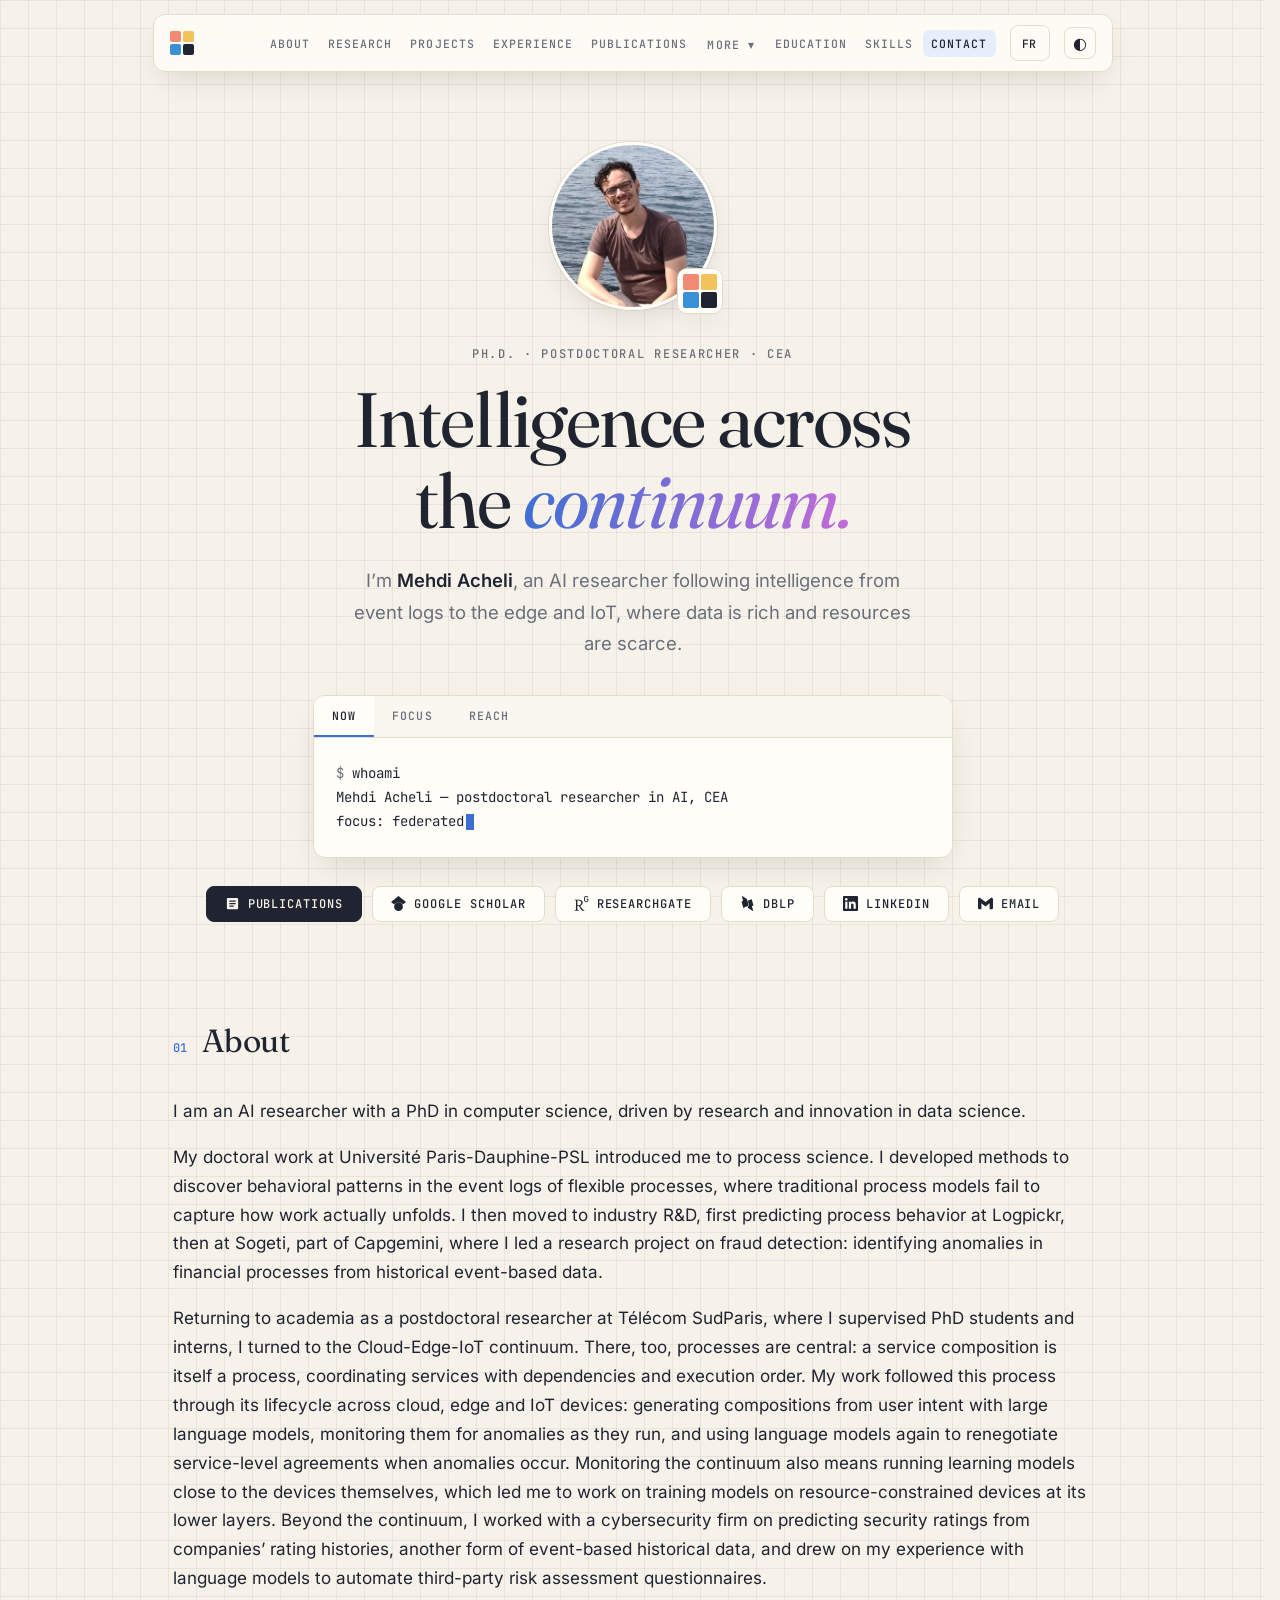
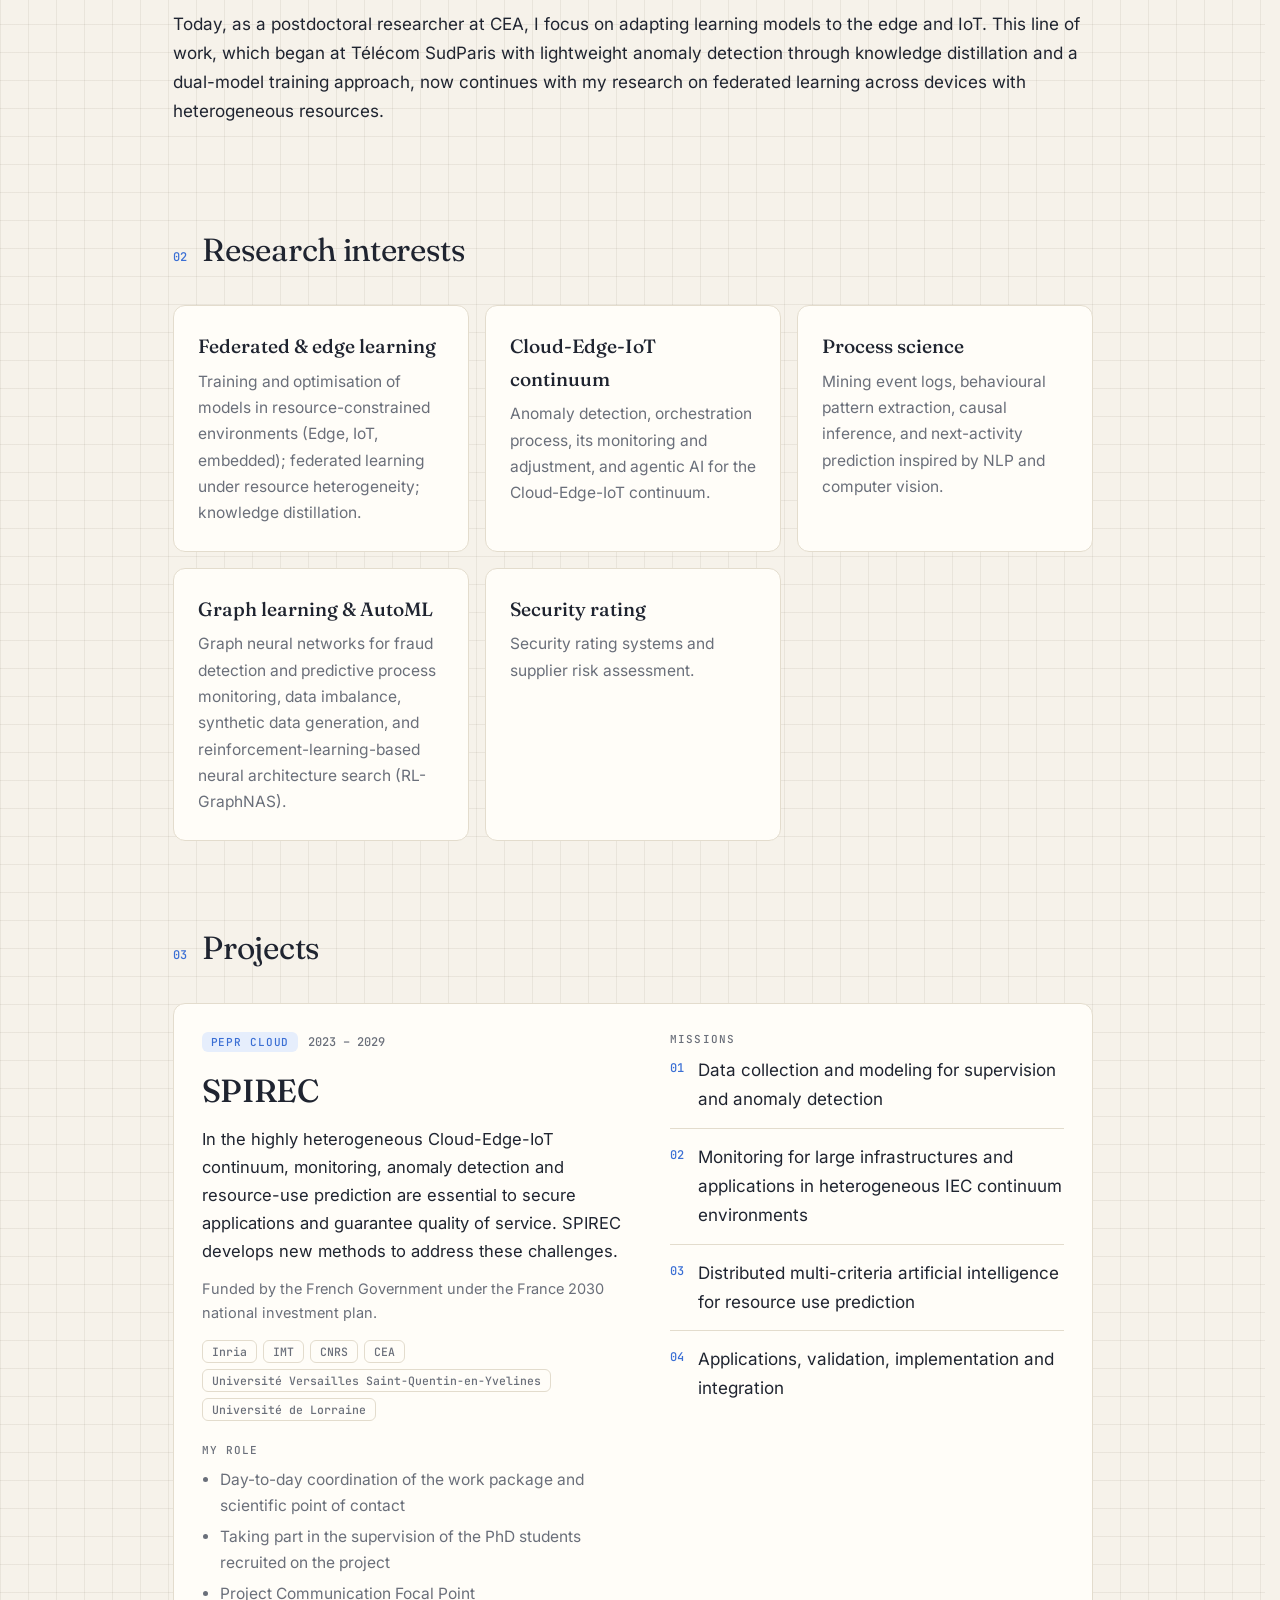
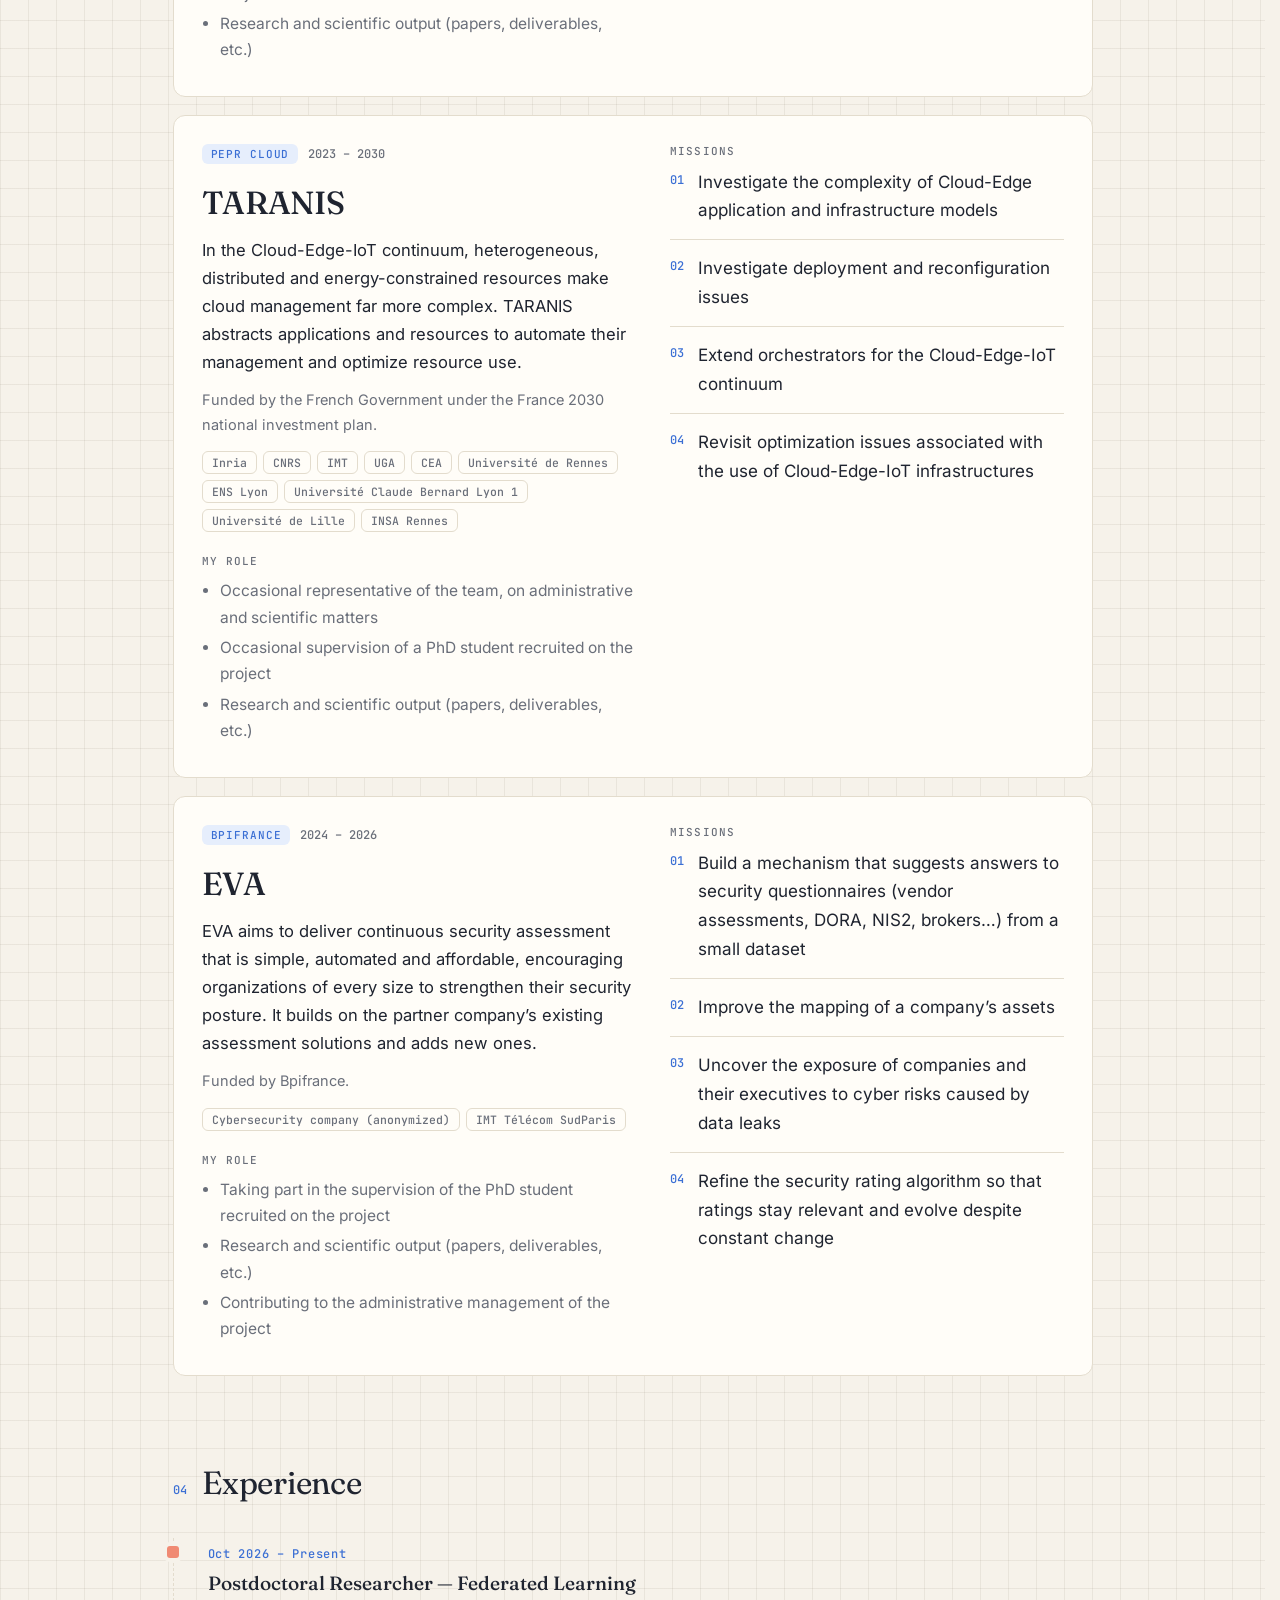
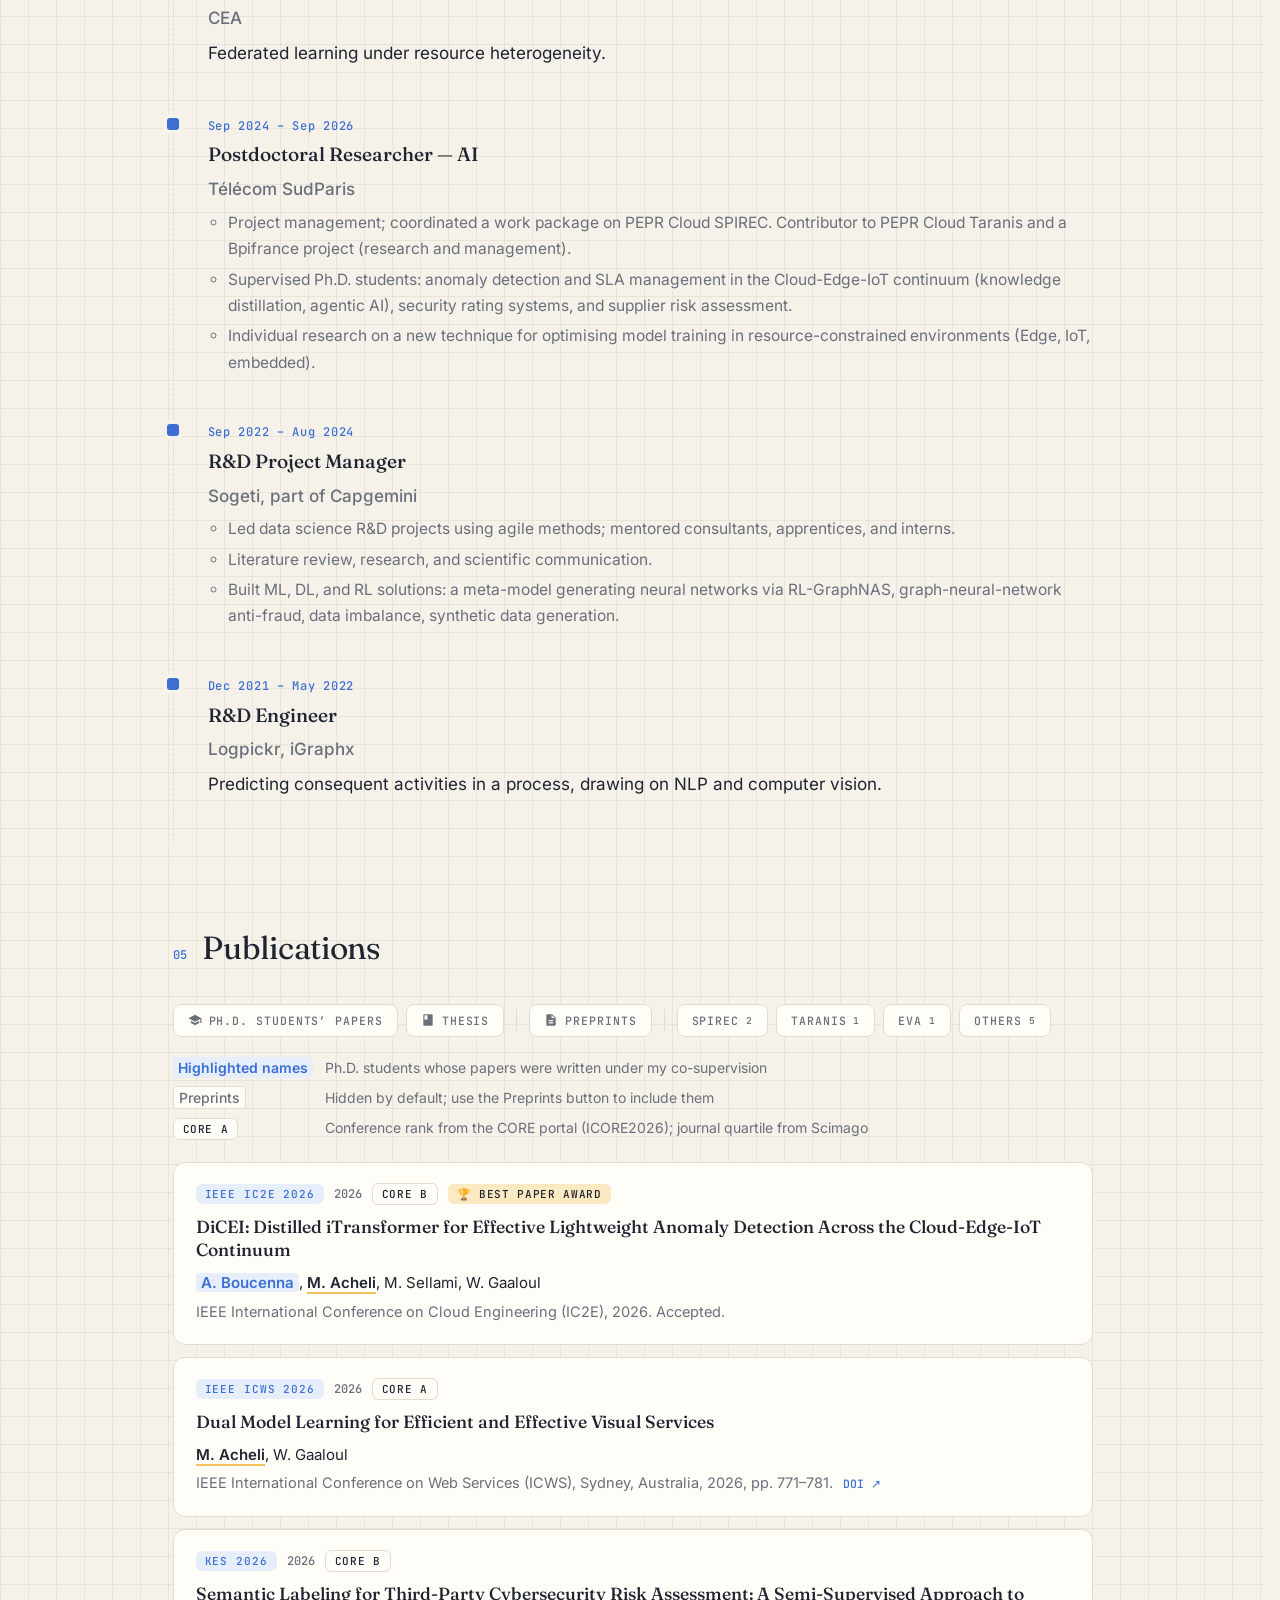
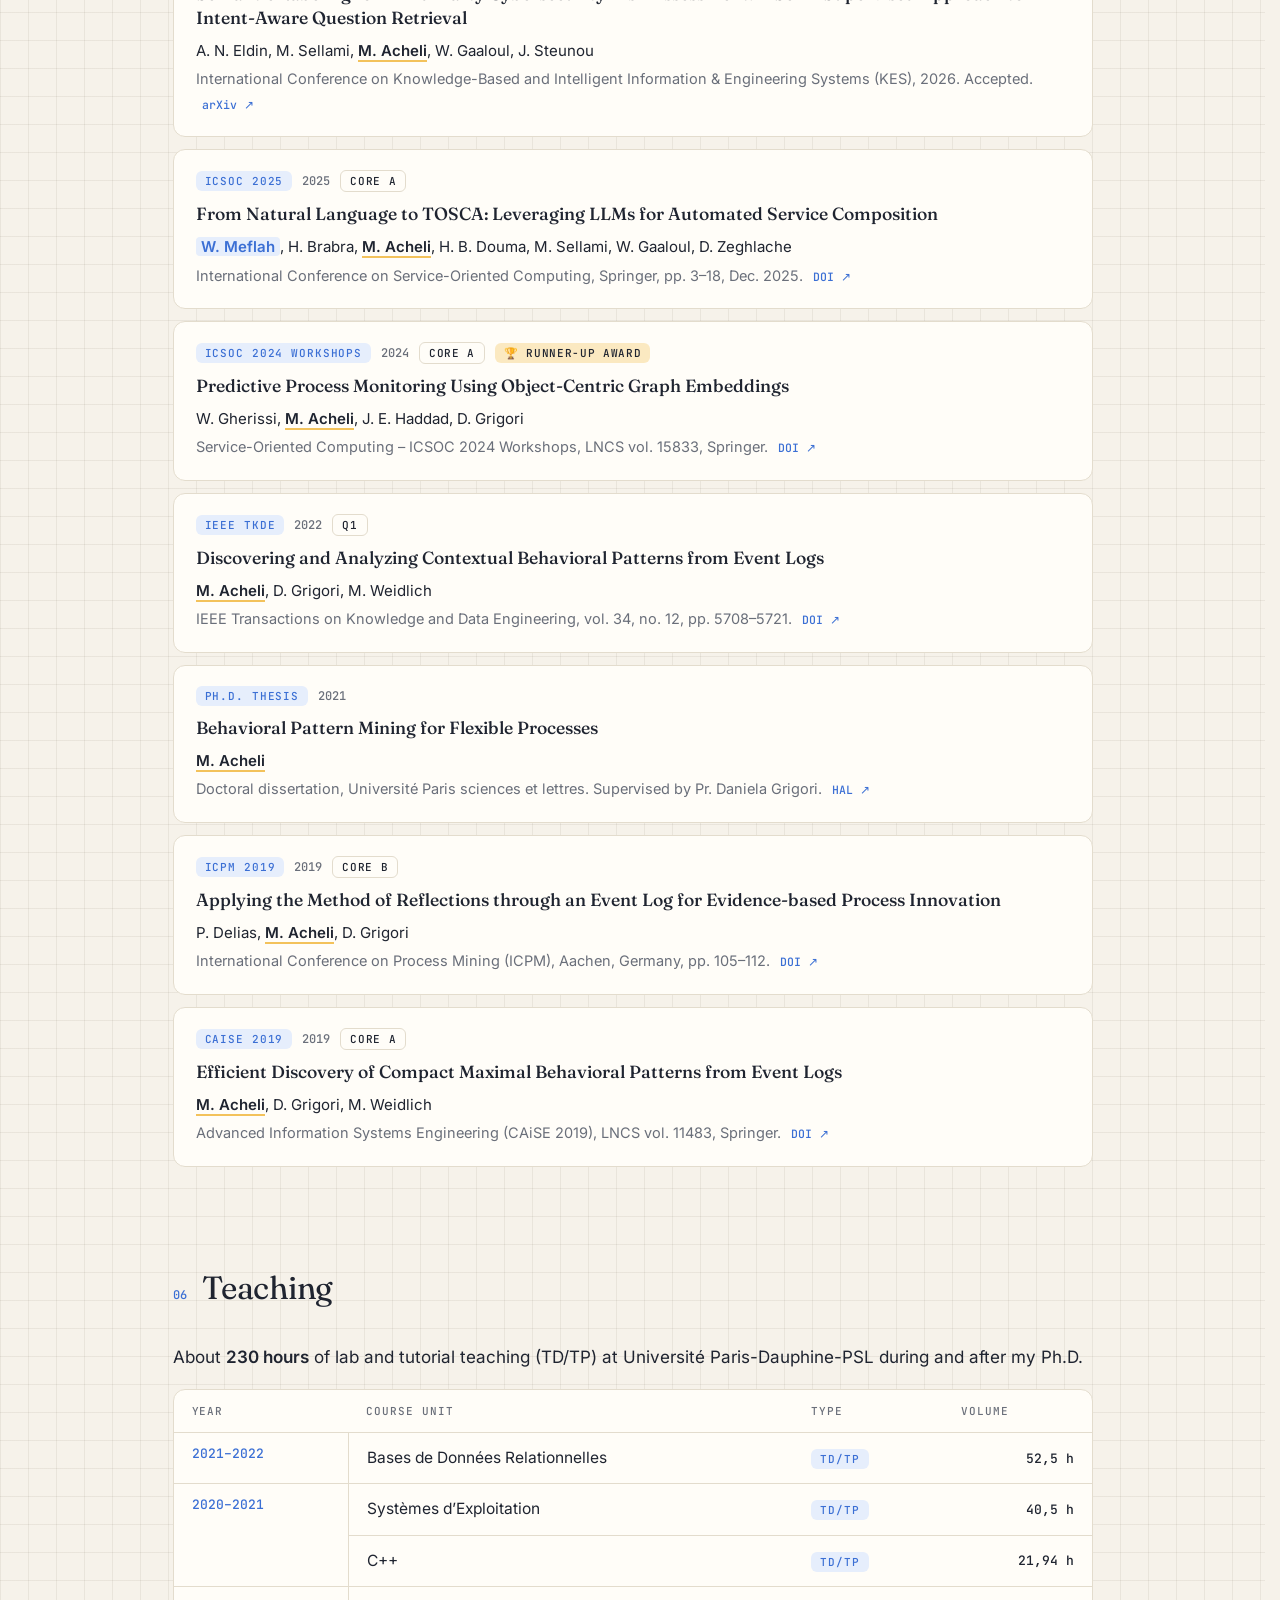
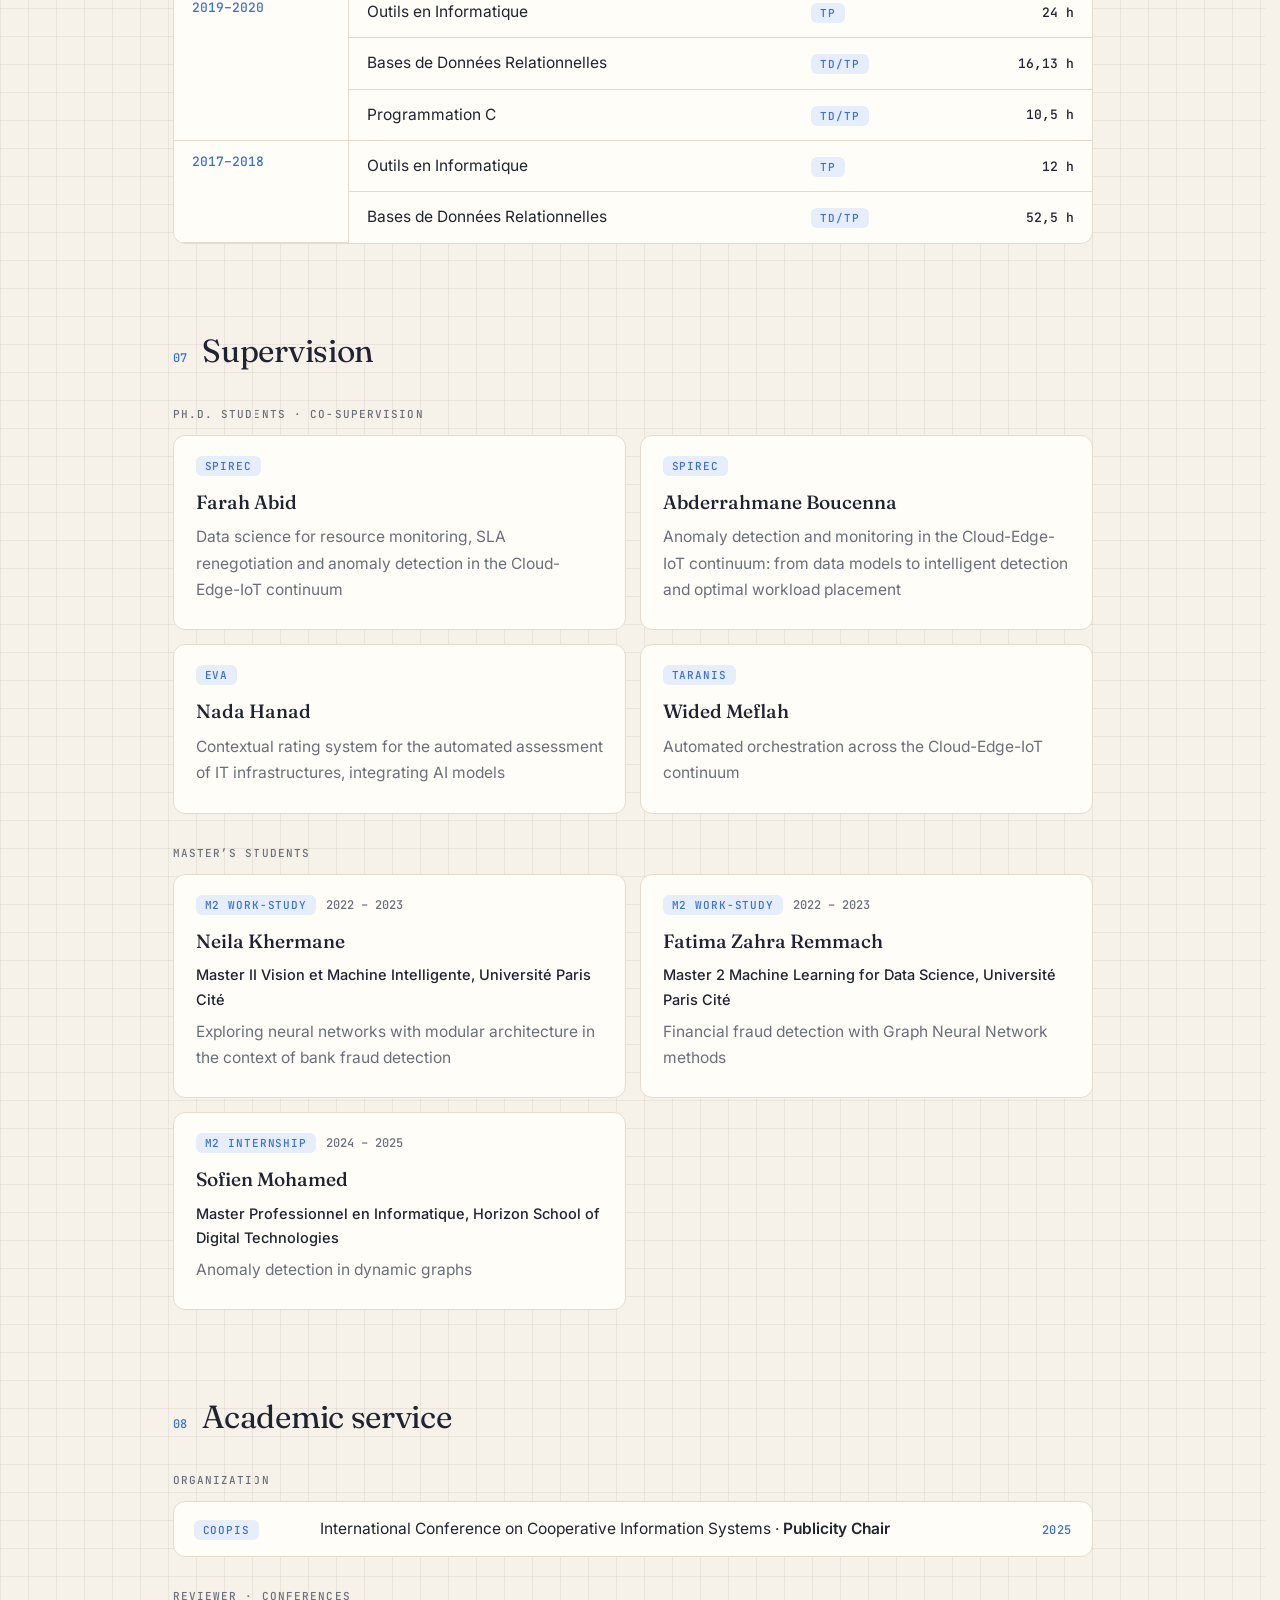
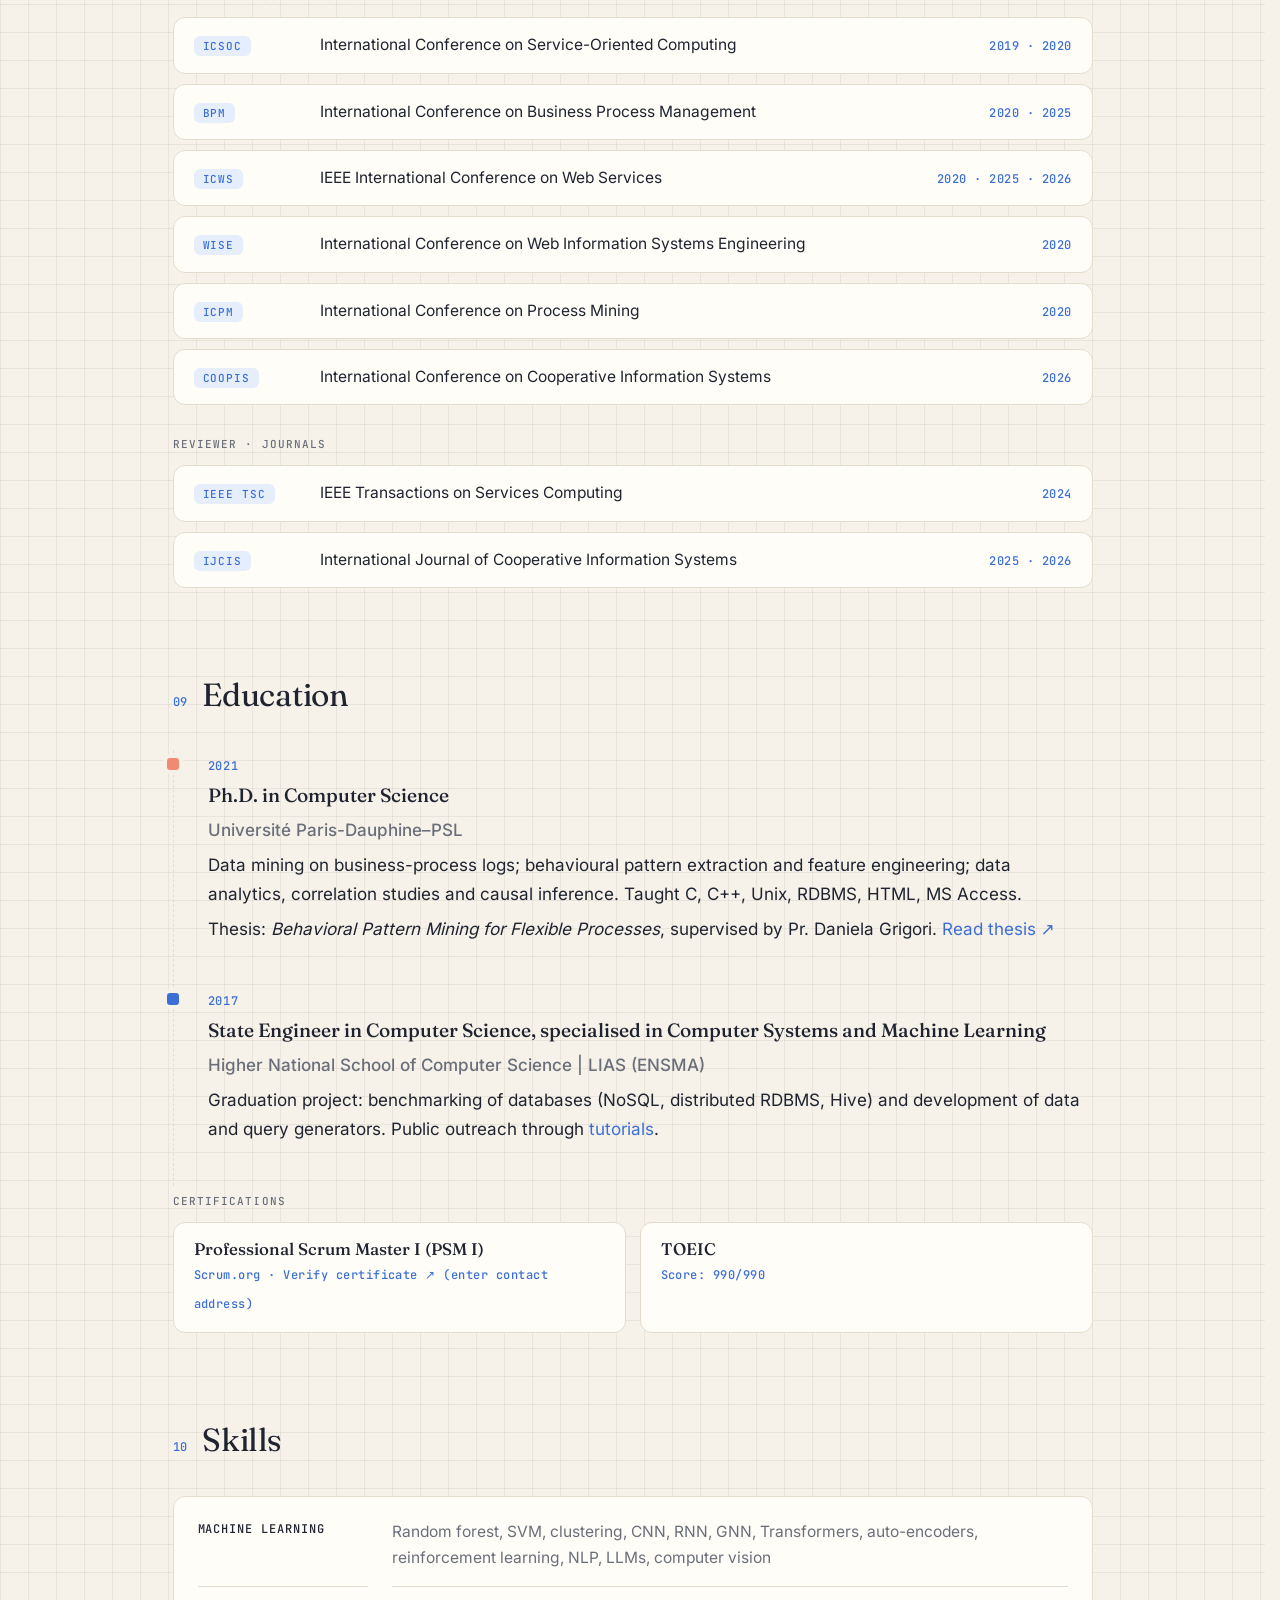
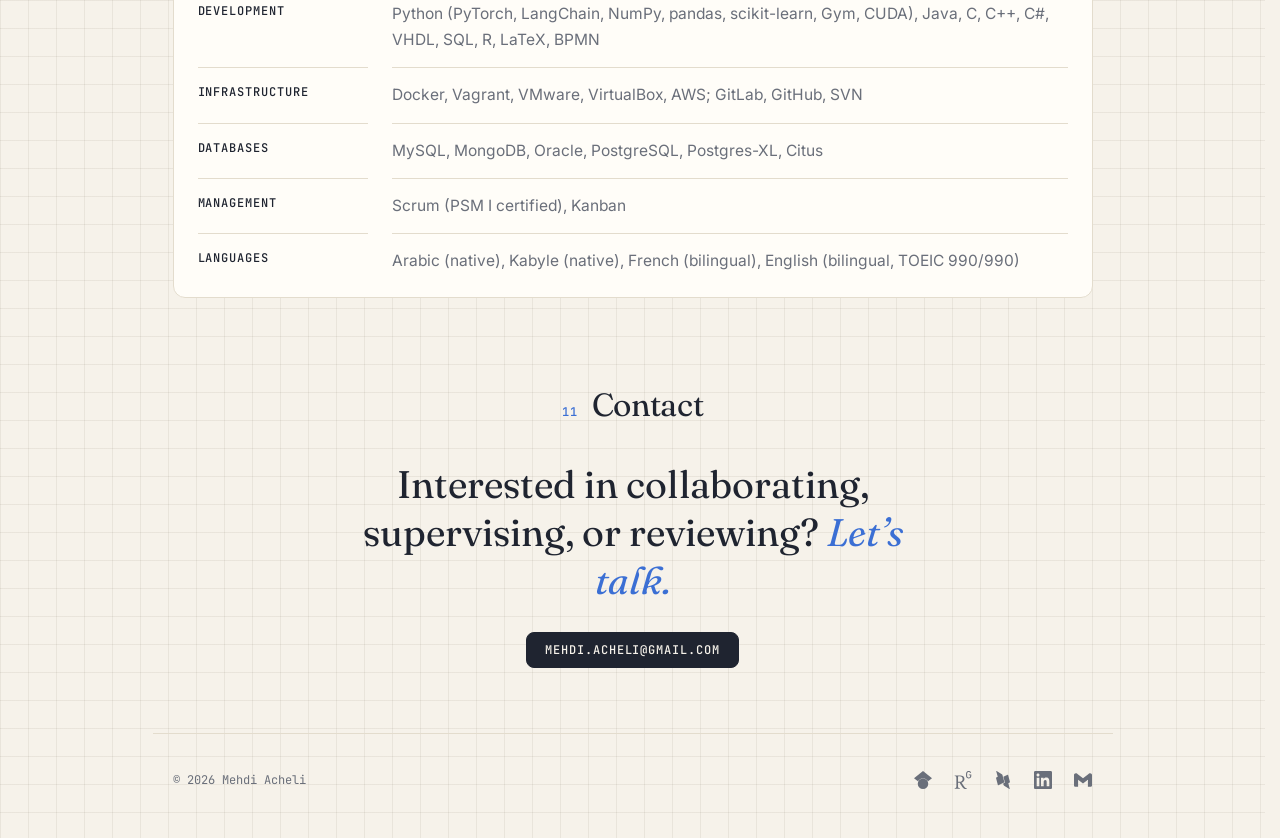
<file: index.html>
<!doctype html>
<html lang="en">
<head>
  <meta charset="utf-8">
  <meta name="viewport" content="width=device-width, initial-scale=1">
  <title>Mehdi Acheli — AI Researcher | Federated Learning, CEA</title>
  <meta name="description" content="Personal academic website of Mehdi Acheli, Ph.D., postdoctoral researcher in AI at CEA: federated learning, Cloud-Edge-IoT, graph neural networks, process mining.">
  <meta name="google-site-verification" content="QVwWL-fDTswLQvPzL3YCNQGNLyw0mGnszOKXBlcrVhg" />
  <meta name="author" content="Mehdi Acheli">
  <meta name="robots" content="index, follow, max-image-preview:large">
  <link rel="canonical" href="https://mehdi-acheli.github.io/">
  <link rel="alternate" hreflang="en" href="https://mehdi-acheli.github.io/">
  <link rel="alternate" hreflang="fr" href="https://mehdi-acheli.github.io/fr/">
  <link rel="alternate" hreflang="x-default" href="https://mehdi-acheli.github.io/">
  <meta property="og:type" content="website">
  <meta property="og:site_name" content="Mehdi Acheli">
  <meta property="og:url" content="https://mehdi-acheli.github.io/">
  <meta property="og:locale" content="en_US">
  <meta property="og:locale:alternate" content="fr_FR">
  <meta property="og:image" content="https://mehdi-acheli.github.io/assets/og.png">
  <meta property="og:image:width" content="1200">
  <meta property="og:image:height" content="630">
  <meta property="og:image:alt" content="Mehdi Acheli — AI researcher">
  <meta property="og:title" content="Mehdi Acheli — AI Researcher">
  <meta property="og:description" content="Personal academic website of Mehdi Acheli, Ph.D., postdoctoral researcher in AI at CEA: federated learning, Cloud-Edge-IoT, graph neural networks, process mining.">
  <meta name="twitter:card" content="summary_large_image">
  <meta name="twitter:title" content="Mehdi Acheli — AI Researcher">
  <meta name="twitter:description" content="Personal academic website of Mehdi Acheli, Ph.D., postdoctoral researcher in AI at CEA: federated learning, Cloud-Edge-IoT, graph neural networks, process mining.">
  <meta name="twitter:image" content="https://mehdi-acheli.github.io/assets/og.png">
  <link rel="icon" href="assets/favicon.svg" type="image/svg+xml">
  <script type="application/ld+json">
  {
    "@context": "https://schema.org",
    "@type": "ProfilePage",
    "url": "https://mehdi-acheli.github.io/",
    "inLanguage": "en",
    "mainEntity": {
      "@type": "Person",
      "@id": "https://mehdi-acheli.github.io/#me",
      "name": "Mehdi Acheli",
      "givenName": "Mehdi",
      "familyName": "Acheli",
      "url": "https://mehdi-acheli.github.io/",
      "image": "https://mehdi-acheli.github.io/assets/pic.jpg",
      "jobTitle": "Postdoctoral Researcher in Artificial Intelligence",
      "description": "Mehdi Acheli, Ph.D., is a postdoctoral researcher in AI at CEA working on federated learning, Cloud-Edge-IoT, graph neural networks and process mining.",
      "worksFor": { "@type": "Organization", "name": "CEA", "url": "https://www.cea.fr/" },
      "alumniOf": { "@type": "CollegeOrUniversity", "name": "Université Paris-Dauphine–PSL" },
      "knowsAbout": ["Federated learning", "Edge AI", "Cloud-Edge-IoT continuum", "Graph neural networks", "Process mining", "Anomaly detection"],
      "sameAs": [
        "https://scholar.google.com/citations?user=dlq6HyMAAAAJ",
        "https://www.researchgate.net/profile/Mehdi-Acheli",
        "https://dblp.org/pid/241/7366.html",
        "https://www.linkedin.com/in/mehdi-acheli/"
      ]
    }
  }
  </script>
  <link rel="preload" href="assets/fonts/inter-normal-400-latin.woff2" as="font" type="font/woff2" crossorigin>
  <link rel="preload" href="assets/fonts/fraunces-normal-400-latin.woff2" as="font" type="font/woff2" crossorigin>
  <script>try { if (location.hash || sessionStorage.getItem("langjump")) document.documentElement.classList.add("arriving"); } catch (e) {}</script>
  <link rel="stylesheet" href="style.css">
</head>
<body>
  <div class="glow" aria-hidden="true"></div>
  <div class="glow-grid" aria-hidden="true"></div>

  <header class="nav">
    <a class="logo" href="#top" aria-label="Home"><i></i><i></i><i></i><i></i></a>
    <nav>
      <a href="#about">About</a>
      <a href="#research">Research</a>
      <a href="#projects">Projects</a>
      <a href="#experience">Experience</a>
      <a href="#publications">Publications</a>
      <div class="more">
        <button class="more-btn" type="button" aria-haspopup="true" aria-expanded="false">More <span aria-hidden="true">▾</span></button>
        <div class="more-menu">
          <a href="#teaching">Teaching</a>
          <a href="#supervision">Supervision</a>
          <a href="#service">Service</a>
        </div>
      </div>
      <a href="#education">Education</a>
      <a href="#skills">Skills</a>
      <a href="#contact">Contact</a>
    </nav>
    <button class="burger" id="burger" type="button" aria-label="Open menu" aria-expanded="false">☰</button>
    <a class="lang" id="lang" href="fr/index.html" hreflang="fr" lang="fr" title="Version française" aria-label="Version française">FR</a>
    <button id="theme" aria-label="Toggle dark mode">◐</button>
  </header>

  <main id="top">
    <section class="hero">
      <div class="portrait reveal"><div class="ph"><img src="assets/pic.jpg" alt="Portrait of Mehdi Acheli" width="1149" height="1149"></div><div class="pixmark" aria-hidden="true"><i></i><i></i><i></i><i></i></div></div>
      <p class="eyebrow reveal">Ph.D. · Postdoctoral Researcher · CEA</p>
      <h1 class="reveal"><span class="sr-only">Mehdi Acheli: </span>Intelligence across<br>the <em>continuum.</em></h1>
      <p class="lead reveal">I’m <b>Mehdi Acheli</b>, an AI researcher following intelligence from event logs to the edge and IoT, where data is rich and resources are scarce.</p>

      <div class="term reveal">
        <div class="tabs" role="tablist">
          <button class="tab on" data-tab="now">now</button>
          <button class="tab" data-tab="focus">focus</button>
          <button class="tab" data-tab="reach">reach</button>
        </div>
        <pre class="screen"><span class="prompt">$</span> <span id="typed"></span><span class="caret"></span></pre>      </div>

      <div class="links reveal">
        <a class="btn primary" href="#publications"><svg viewBox="0 0 24 24" width="15" height="15" fill="currentColor" aria-hidden="true"><path d="M19 3H5c-1.1 0-2 .9-2 2v14c0 1.1.9 2 2 2h14c1.1 0 2-.9 2-2V5c0-1.1-.9-2-2-2zm-5 14H7v-2h7v2zm3-4H7v-2h10v2zm0-4H7V7h10v2z"/></svg>Publications</a>
        <a class="btn" href="https://scholar.google.com/citations?user=dlq6HyMAAAAJ&amp;hl=fr" target="_blank" rel="noopener"><svg viewBox="0 0 24 24" width="15" height="15" fill="currentColor" aria-hidden="true"><path d="M5.242 13.769L0 9.5 12 0l12 9.5-5.242 4.269C17.548 11.249 14.978 9.5 12 9.5c-2.977 0-5.548 1.748-6.758 4.269zM12 10a7 7 0 1 0 0 14 7 7 0 0 0 0-14z"/></svg>Google Scholar</a>
        <a class="btn" href="https://www.researchgate.net/profile/Mehdi-Acheli" target="_blank" rel="noopener"><svg viewBox="0 0 24 24" width="15" height="15" fill="currentColor" aria-hidden="true"><path d="M19.586 0c-.818 0-1.508.19-2.073.565-.563.377-.97.936-1.213 1.68a3.193 3.193 0 0 0-.112.437 8.365 8.365 0 0 0-.078.53 9 9 0 0 0-.05.727c-.01.282-.013.621-.013 1.016a31.121 31.123 0 0 0 .014 1.017 9 9 0 0 0 .05.727 7.946 7.946 0 0 0 .077.53h-.005a3.334 3.334 0 0 0 .113.438c.245.743.65 1.303 1.214 1.68.565.376 1.256.564 2.075.564.8 0 1.536-.213 2.105-.603.57-.39.94-.916 1.175-1.65.076-.235.135-.558.177-.93a10.9 10.9 0 0 0 .043-1.207v-.82c0-.095-.047-.142-.14-.142h-3.064c-.094 0-.14.047-.14.141v.956c0 .094.046.14.14.14h1.666c.056 0 .084.03.084.086 0 .36 0 .62-.036.865-.038.244-.1.447-.147.606-.108.385-.348.664-.638.876-.29.212-.738.35-1.227.35-.545 0-.901-.15-1.21-.353-.306-.203-.517-.454-.67-.915a3.136 3.136 0 0 1-.147-.762 17.366 17.367 0 0 1-.034-.656c-.01-.26-.014-.572-.014-.939a26.401 26.403 0 0 1 .014-.938 15.821 15.822 0 0 1 .035-.656 3.19 3.19 0 0 1 .148-.76 1.89 1.89 0 0 1 .742-1.01c.344-.244.593-.352 1.137-.352.508 0 .815.096 1.144.303.33.207.528.492.764.925.047.094.111.118.198.07l1.044-.43c.075-.048.09-.115.042-.199a3.549 3.549 0 0 0-.466-.742 3 3 0 0 0-.679-.607 3.313 3.313 0 0 0-.903-.41A4.068 4.068 0 0 0 19.586 0zM8.217 5.836c-1.69 0-3.036.086-4.297.086-1.146 0-2.291 0-3.007-.029v.831l1.088.2c.744.144 1.174.488 1.174 2.264v11.288c0 1.777-.43 2.12-1.174 2.263l-1.088.2v.832c.773-.029 2.12-.086 3.465-.086 1.29 0 2.951.057 3.667.086v-.831l-1.49-.2c-.773-.115-1.174-.487-1.174-2.264v-4.784c.688.057 1.29.057 2.206.057 1.748 3.123 3.41 5.472 4.355 6.56.86 1.032 2.177 1.691 3.839 1.691.487 0 1.003-.086 1.318-.23v-.744c-1.031 0-2.063-.716-2.808-1.518-1.26-1.376-2.95-3.582-4.355-6.074 2.32-.545 4.04-2.722 4.04-4.9 0-3.208-2.492-4.698-5.758-4.698zm-.515 1.29c2.406 0 3.839 1.26 3.839 3.552 0 2.263-1.547 3.782-4.097 3.782-.974 0-1.404-.03-2.063-.086v-7.19c.66-.059 1.547-.059 2.32-.059z"/></svg>ResearchGate</a>
        <a class="btn" href="https://dblp.org/pid/241/7366.html" target="_blank" rel="noopener"><svg viewBox="0 0 24 24" width="15" height="15" fill="currentColor" aria-hidden="true"><path d="M3.075.002c-.096.013-.154.092-.094.31L4.97 7.73 3.1 8.6s-.56.26-.4.85l2.45 9.159s.16.59.72.33l6.169-2.869 1.3-.61s.52-.24.42-.79l-.01-.06-1.13-4.22-.658-2.45-.672-2.49v-.04s-.16-.59-.84-1L3.5.141s-.265-.16-.425-.139zM18.324 5.03a.724.724 0 0 0-.193.06l-5.602 2.6.862 3.2 1.09 4.08.01.06c.05.47-.411.79-.411.79l-1.88.87.5 1.89.04.1c.07.17.28.6.81.91l6.95 4.269s.68.41.52-.17l-1.981-7.4 1.861-.86s.56-.26.4-.85L18.85 5.42s-.116-.452-.526-.39z"/></svg>DBLP</a>
        <a class="btn" href="https://www.linkedin.com/in/mehdi-acheli/" target="_blank" rel="noopener"><svg viewBox="0 0 24 24" width="15" height="15" fill="currentColor" aria-hidden="true"><path d="M20.447 20.452h-3.554v-5.569c0-1.328-.027-3.037-1.852-3.037-1.853 0-2.136 1.445-2.136 2.939v5.667H9.351V9h3.414v1.561h.046c.477-.9 1.637-1.85 3.37-1.85 3.601 0 4.267 2.37 4.267 5.455v6.286zM5.337 7.433c-1.144 0-2.063-.926-2.063-2.065 0-1.138.92-2.063 2.063-2.063 1.14 0 2.064.925 2.064 2.063 0 1.139-.925 2.065-2.064 2.065zm1.782 13.019H3.555V9h3.564v11.452zM22.225 0H1.771C.792 0 0 .774 0 1.729v20.542C0 23.227.792 24 1.771 24h20.451C23.2 24 24 23.227 24 22.271V1.729C24 .774 23.2 0 22.222 0h.003z"/></svg>LinkedIn</a>
        <a class="btn" href="mailto:mehdi.acheli@gmail.com"><svg viewBox="0 0 24 24" width="15" height="15" fill="currentColor" aria-hidden="true"><path d="M24 5.457v13.909c0 .904-.732 1.636-1.636 1.636h-3.819V11.73L12 16.64l-6.545-4.91v9.273H1.636A1.636 1.636 0 0 1 0 19.366V5.457c0-2.023 2.309-3.178 3.927-1.964L5.455 4.64 12 9.548l6.545-4.91 1.528-1.145C21.69 2.28 24 3.434 24 5.457z"/></svg>Email</a>
      </div>
    </section>

    <section id="about">
      <h2 class="reveal"><span>01</span> About</h2>
      <p class="reveal">I am an AI researcher with a PhD in computer science, driven by research and innovation in data science.</p>
      <p class="reveal">My doctoral work at Université Paris-Dauphine-PSL introduced me to process science. I developed methods to discover behavioral patterns in the event logs of flexible processes, where traditional process models fail to capture how work actually unfolds. I then moved to industry R&amp;D, first predicting process behavior at Logpickr, then at Sogeti, part of Capgemini, where I led a research project on fraud detection: identifying anomalies in financial processes from historical event-based data.</p>
      <p class="reveal">Returning to academia as a postdoctoral researcher at Télécom SudParis, where I supervised PhD students and interns, I turned to the Cloud-Edge-IoT continuum. There, too, processes are central: a service composition is itself a process, coordinating services with dependencies and execution order. My work followed this process through its lifecycle across cloud, edge and IoT devices: generating compositions from user intent with large language models, monitoring them for anomalies as they run, and using language models again to renegotiate service-level agreements when anomalies occur. Monitoring the continuum also means running learning models close to the devices themselves, which led me to work on training models on resource-constrained devices at its lower layers. Beyond the continuum, I worked with a cybersecurity firm on predicting security ratings from companies’ rating histories, another form of event-based historical data, and drew on my experience with language models to automate third-party risk assessment questionnaires.</p>
      <p class="reveal">Today, as a postdoctoral researcher at CEA, I focus on adapting learning models to the edge and IoT. This line of work, which began at Télécom SudParis with lightweight anomaly detection through knowledge distillation and a dual-model training approach, now continues with my research on federated learning across devices with heterogeneous resources.</p>
    </section>

    <section id="research">
      <h2 class="reveal"><span>02</span> Research interests</h2>
      <div class="cards">
        <article class="card reveal">
          <h3>Federated &amp; edge learning</h3>
          <p>Training and optimisation of models in resource-constrained environments (Edge, IoT, embedded); federated learning under resource heterogeneity; knowledge distillation.</p>
        </article>
        <article class="card reveal">
          <h3>Cloud-Edge-IoT continuum</h3>
          <p>Anomaly detection, orchestration process, its monitoring and adjustment, and agentic AI for the Cloud-Edge-IoT continuum.</p>
        </article>
        <article class="card reveal">
          <h3>Process science</h3>
          <p>Mining event logs, behavioural pattern extraction, causal inference, and next-activity prediction inspired by NLP and computer vision.</p>
        </article>
        <article class="card reveal">
          <h3>Graph learning &amp; AutoML</h3>
          <p>Graph neural networks for fraud detection and predictive process monitoring, data imbalance, synthetic data generation, and reinforcement-learning-based neural architecture search (RL-GraphNAS).</p>
        </article>
        <article class="card reveal">
          <h3>Security rating</h3>
          <p>Security rating systems and supplier risk assessment.</p>
        </article>
      </div>
    </section>

    <section id="projects">
      <h2 class="reveal"><span>03</span> Projects</h2>
      <div class="projects">
        <article class="project reveal">
          <div class="pmeta">
            <p class="ptags"><span class="venue">PEPR Cloud</span><span class="year">2023 – 2029</span></p>
            <h3>SPIREC</h3>
            <p class="pdesc">In the highly heterogeneous Cloud-Edge-IoT continuum, monitoring, anomaly detection and resource-use prediction are essential to secure applications and guarantee quality of service. SPIREC develops new methods to address these challenges.</p>
                        <p class="pfund">Funded by the French Government under the France 2030 national investment plan.</p>
            <div class="chips"><span class="chip">Inria</span><span class="chip">IMT</span><span class="chip">CNRS</span><span class="chip">CEA</span><span class="chip">Université Versailles Saint-Quentin-en-Yvelines</span><span class="chip">Université de Lorraine</span></div>
            <h4>My role</h4>
            <ul class="roles">
              <li>Day-to-day coordination of the work package and scientific point of contact</li>
              <li>Taking part in the supervision of the PhD students recruited on the project</li>
              <li>Project Communication Focal Point</li>
              <li>Research and scientific output (papers, deliverables, etc.)</li>
            </ul>
          </div>
          <div class="pmissions">
            <h4>Missions</h4>
            <ol class="missions">
            <li><span class="mnum">01</span><span>Data collection and modeling for supervision and anomaly detection</span></li>
            <li><span class="mnum">02</span><span>Monitoring for large infrastructures and applications in heterogeneous IEC continuum environments</span></li>
            <li><span class="mnum">03</span><span>Distributed multi-criteria artificial intelligence for resource use prediction</span></li>
            <li><span class="mnum">04</span><span>Applications, validation, implementation and integration</span></li>
            </ol>
          </div>
        </article>
        <article class="project reveal">
          <div class="pmeta">
            <p class="ptags"><span class="venue">PEPR Cloud</span><span class="year">2023 – 2030</span></p>
            <h3>TARANIS</h3>
            <p class="pdesc">In the Cloud-Edge-IoT continuum, heterogeneous, distributed and energy-constrained resources make cloud management far more complex. TARANIS abstracts applications and resources to automate their management and optimize resource use.</p>
            <p class="pfund">Funded by the French Government under the France 2030 national investment plan.</p>
            <div class="chips"><span class="chip">Inria</span><span class="chip">CNRS</span><span class="chip">IMT</span><span class="chip">UGA</span><span class="chip">CEA</span><span class="chip">Université de Rennes</span><span class="chip">ENS Lyon</span><span class="chip">Université Claude Bernard Lyon 1</span><span class="chip">Université de Lille</span><span class="chip">INSA Rennes</span></div>
            <h4>My role</h4>
            <ul class="roles">
              <li>Occasional representative of the team, on administrative and scientific matters</li>
              <li>Occasional supervision of a PhD student recruited on the project</li>
              <li>Research and scientific output (papers, deliverables, etc.)</li>
            </ul>
          </div>
          <div class="pmissions">
            <h4>Missions</h4>
            <ol class="missions">
            <li><span class="mnum">01</span><span>Investigate the complexity of Cloud-Edge application and infrastructure models</span></li>
            <li><span class="mnum">02</span><span>Investigate deployment and reconfiguration issues</span></li>
            <li><span class="mnum">03</span><span>Extend orchestrators for the Cloud-Edge-IoT continuum</span></li>
            <li><span class="mnum">04</span><span>Revisit optimization issues associated with the use of Cloud-Edge-IoT infrastructures</span></li>
            </ol>
          </div>
        </article>
        <article class="project reveal">
          <div class="pmeta">
            <p class="ptags"><span class="venue">Bpifrance</span><span class="year">2024 – 2026</span></p>
            <h3>EVA</h3>
            <p class="pdesc">EVA aims to deliver continuous security assessment that is simple, automated and affordable, encouraging organizations of every size to strengthen their security posture. It builds on the partner company’s existing assessment solutions and adds new ones.</p>
            <p class="pfund">Funded by Bpifrance.</p>
            <div class="chips"><span class="chip">Cybersecurity company (anonymized)</span><span class="chip">IMT Télécom SudParis</span></div>
            <h4>My role</h4>
            <ul class="roles">
              <li>Taking part in the supervision of the PhD student recruited on the project</li>
              <li>Research and scientific output (papers, deliverables, etc.)</li>
              <li>Contributing to the administrative management of the project</li>
            </ul>
          </div>
          <div class="pmissions">
            <h4>Missions</h4>
            <ol class="missions">
            <li><span class="mnum">01</span><span>Build a mechanism that suggests answers to security questionnaires (vendor assessments, DORA, NIS2, brokers…) from a small dataset</span></li>
            <li><span class="mnum">02</span><span>Improve the mapping of a company’s assets</span></li>
            <li><span class="mnum">03</span><span>Uncover the exposure of companies and their executives to cyber risks caused by data leaks</span></li>
            <li><span class="mnum">04</span><span>Refine the security rating algorithm so that ratings stay relevant and evolve despite constant change</span></li>
            </ol>
          </div>
        </article>
      </div>
    </section>

    <section id="experience">
      <h2 class="reveal"><span>04</span> Experience</h2>
      <ol class="timeline">
        <li class="reveal">
          <span class="date">Oct 2026 – Present</span>
          <h3>Postdoctoral Researcher — Federated Learning</h3>
          <p class="org">CEA</p>
          <p>Federated learning under resource heterogeneity.</p>
        </li>
        <li class="reveal">
          <span class="date">Sep 2024 – Sep 2026</span>
          <h3>Postdoctoral Researcher — AI</h3>
          <p class="org">Télécom SudParis</p>
          <ul>
            <li>Project management; coordinated a work package on PEPR Cloud SPIREC. Contributor to PEPR Cloud Taranis and a Bpifrance project (research and management).</li>
            <li>Supervised Ph.D. students: anomaly detection and SLA management in the Cloud-Edge-IoT continuum (knowledge distillation, agentic AI), security rating systems, and supplier risk assessment.</li>
            <li>Individual research on a new technique for optimising model training in resource-constrained environments (Edge, IoT, embedded).</li>
          </ul>
        </li>
        <li class="reveal">
          <span class="date">Sep 2022 – Aug 2024</span>
          <h3>R&amp;D Project Manager</h3>
          <p class="org">Sogeti, part of Capgemini</p>
          <ul>
            <li>Led data science R&amp;D projects using agile methods; mentored consultants, apprentices, and interns.</li>
            <li>Literature review, research, and scientific communication.</li>
            <li>Built ML, DL, and RL solutions: a meta-model generating neural networks via RL-GraphNAS, graph-neural-network anti-fraud, data imbalance, synthetic data generation.</li>
          </ul>
        </li>
        <li class="reveal">
          <span class="date">Dec 2021 – May 2022</span>
          <h3>R&amp;D Engineer</h3>
          <p class="org">Logpickr, iGraphx</p>
          <p>Predicting consequent activities in a process, drawing on NLP and computer vision.</p>
        </li>
      </ol>
    </section>

    <section id="publications">
      <h2 class="reveal"><span>05</span> Publications</h2>
      <div class="filters reveal" role="group" aria-label="Filter publications">
        <button class="fbtn" id="f-phd" type="button" aria-pressed="false" title="Papers written under my co-supervision"><svg viewBox="0 0 24 24" width="14" height="14" fill="currentColor" aria-hidden="true"><path d="M5 13.18v4L12 21l7-3.82v-4L12 17l-7-3.82zM12 3L1 9l11 6 9-4.91V17h2V9L12 3z"/></svg>Ph.D. students’ papers</button>
        <button class="fbtn" id="f-thesis" type="button" aria-pressed="false" title="My doctoral dissertation"><svg viewBox="0 0 24 24" width="14" height="14" fill="currentColor" aria-hidden="true"><path d="M18 2H6c-1.1 0-2 .9-2 2v16c0 1.1.9 2 2 2h12c1.1 0 2-.9 2-2V4c0-1.1-.9-2-2-2zM6 4h5v8l-2.5-1.5L6 12V4z"/></svg>Thesis</button>
        <span class="fsep" aria-hidden="true"></span>
        <button class="fbtn" id="f-preprint" type="button" aria-pressed="false" title="Preprints are hidden unless this is on"><svg viewBox="0 0 24 24" width="14" height="14" fill="currentColor" aria-hidden="true"><path d="M14 2H6c-1.1 0-1.99.9-1.99 2L4 20c0 1.1.89 2 1.99 2H18c1.1 0 2-.9 2-2V8l-6-6zm2 16H8v-2h8v2zm0-4H8v-2h8v2zm-3-5V3.5L18.5 9H13z"/></svg>Preprints</button>
        <span class="fsep" aria-hidden="true"></span>
        <button class="fbtn" type="button" data-project="spirec" aria-pressed="false">SPIREC</button>
        <button class="fbtn" type="button" data-project="taranis" aria-pressed="false">TARANIS</button>
        <button class="fbtn" type="button" data-project="eva" aria-pressed="false">EVA</button>
        <button class="fbtn" type="button" data-project="others" aria-pressed="false">Others</button>
        <button class="fbtn clear" id="f-clear" type="button" hidden>Clear ×</button>
      </div>
      <div class="legend reveal">
        <span class="phd">Highlighted names</span><span>Ph.D. students whose papers were written under my co-supervision</span>
        <span class="phd neutral">Preprints</span><span>Hidden by default; use the Preprints button to include them</span>
        <span class="rank">CORE A</span><span>Conference rank from the CORE portal (ICORE2026); journal quartile from Scimago</span>
      </div>
      <p class="noresult" id="noresult" hidden>No publication matches these filters.</p>
      <ul class="pubs">
        <li class="reveal" data-project="spirec" data-phd="1">
          <div class="pubhead"><span class="venue">IEEE IC2E 2026</span><span class="year">2026</span><span class="rank" title="CORE rank B (ICORE2026) — International Conference on Cloud Engineering">CORE B</span> <span class="award">🏆 Best Paper Award</span></div>
          <p class="ptitle">DiCEI: Distilled iTransformer for Effective Lightweight Anomaly Detection Across the Cloud-Edge-IoT Continuum</p>
          <p class="authors"><span class="phd" title="Ph.D. student co-supervised by M. Acheli">A. Boucenna</span>, <u>M. Acheli</u>, M. Sellami, W. Gaaloul</p>
          <p class="where">IEEE International Conference on Cloud Engineering (IC2E), 2026. Accepted.</p>
        </li>
        <li class="reveal" data-project="spirec">
          <div class="pubhead"><span class="venue">IEEE ICWS 2026</span><span class="year">2026</span><span class="rank" title="CORE rank A (ICORE2026) — IEEE International Conference on Web Services">CORE A</span></div>
          <p class="ptitle">Dual Model Learning for Efficient and Effective Visual Services</p>
          <p class="authors"><u>M. Acheli</u>, W. Gaaloul</p>
          <p class="where">IEEE International Conference on Web Services (ICWS), Sydney, Australia, 2026, pp. 771–781.
          <a class="doi" href="https://doi.org/10.1109/ICWS72778.2026.00096" target="_blank" rel="noopener">DOI ↗</a></p>
        </li>
        <li class="reveal" data-project="eva">
          <div class="pubhead"><span class="venue">KES 2026</span><span class="year">2026</span><span class="rank" title="CORE rank B (ICORE2026) — International Conference on Knowledge-Based and Intelligent Information and Engineering Systems">CORE B</span></div>
          <p class="ptitle">Semantic Labeling for Third-Party Cybersecurity Risk Assessment: A Semi-Supervised Approach to Intent-Aware Question Retrieval</p>
          <p class="authors">A. N. Eldin, M. Sellami, <u>M. Acheli</u>, W. Gaaloul, J. Steunou</p>
          <p class="where">International Conference on Knowledge-Based and Intelligent Information &amp; Engineering Systems (KES), 2026. Accepted.
          <a class="doi" href="https://arxiv.org/abs/2602.10149" target="_blank" rel="noopener">arXiv ↗</a></p>
        </li>
        <li class="reveal" data-project="eva" data-phd="1" data-preprint="1">
          <div class="pubhead"><span class="venue">arXiv preprint</span><span class="year">2026</span></div>
          <p class="ptitle">Reliable Remediation Impact Prediction for Black-Box Security Ratings</p>
          <p class="authors"><span class="phd" title="Ph.D. student co-supervised by M. Acheli">N. Hanad</span>, <u>M. Acheli</u>, A. NourEldin, M. Sellami, W. Gaaloul</p>
          <p class="where">arXiv:2607.16357, 2026.
          <a class="doi" href="https://arxiv.org/abs/2607.16357" target="_blank" rel="noopener">arXiv ↗</a></p>
        </li>
        <li class="reveal" data-project="taranis" data-phd="1">
          <div class="pubhead"><span class="venue">ICSOC 2025</span><span class="year">2025</span><span class="rank" title="CORE rank A (ICORE2026) — International Conference on Service Oriented Computing">CORE A</span></div>
          <p class="ptitle">From Natural Language to TOSCA: Leveraging LLMs for Automated Service Composition</p>
          <p class="authors"><span class="phd" title="Ph.D. student co-supervised by M. Acheli">W. Meflah</span>, H. Brabra, <u>M. Acheli</u>, H. B. Douma, M. Sellami, W. Gaaloul, D. Zeghlache</p>
          <p class="where">International Conference on Service-Oriented Computing, Springer, pp. 3–18, Dec. 2025.
          <a class="doi" href="https://doi.org/10.1007/978-981-95-5012-8_1" target="_blank" rel="noopener">DOI ↗</a></p>
        </li>
        <li class="reveal" data-project="others">
          <div class="pubhead"><span class="venue">ICSOC 2024 Workshops</span><span class="year">2024</span><span class="rank" title="CORE rank A (ICORE2026) of the main conference — International Conference on Service Oriented Computing">CORE A</span><span class="award">🏆 Runner-up Award</span></div>
          <p class="ptitle">Predictive Process Monitoring Using Object-Centric Graph Embeddings</p>
          <p class="authors">W. Gherissi, <u>M. Acheli</u>, J. E. Haddad, D. Grigori</p>
          <p class="where">Service-Oriented Computing – ICSOC 2024 Workshops, LNCS vol. 15833, Springer.
          <a class="doi" href="https://doi.org/10.1007/978-981-96-7238-7_5" target="_blank" rel="noopener">DOI ↗</a></p>
        </li>
        <li class="reveal" data-project="others" data-preprint="1">
          <div class="pubhead"><span class="venue">arXiv preprint</span><span class="year">2024</span></div>
          <p class="ptitle">Mining a Minimal Set of Behavioral Patterns using Incremental Evaluation</p>
          <p class="authors"><u>M. Acheli</u>, D. Grigori, M. Weidlich</p>
          <p class="where">arXiv:2402.02921, 2024.
          <a class="doi" href="https://arxiv.org/abs/2402.02921" target="_blank" rel="noopener">arXiv ↗</a></p>
        </li>
        <li class="reveal" data-project="others">
          <div class="pubhead"><span class="venue">IEEE TKDE</span><span class="year">2022</span><span class="rank" title="Scimago quartile Q1 — IEEE Transactions on Knowledge and Data Engineering">Q1</span></div>
          <p class="ptitle">Discovering and Analyzing Contextual Behavioral Patterns from Event Logs</p>
          <p class="authors"><u>M. Acheli</u>, D. Grigori, M. Weidlich</p>
          <p class="where">IEEE Transactions on Knowledge and Data Engineering, vol. 34, no. 12, pp. 5708–5721.
          <a class="doi" href="https://doi.org/10.1109/TKDE.2021.3077653" target="_blank" rel="noopener">DOI ↗</a></p>
        </li>
        <li class="reveal" data-project="others" data-thesis="1">
          <div class="pubhead"><span class="venue">Ph.D. Thesis</span><span class="year">2021</span></div>
          <p class="ptitle">Behavioral Pattern Mining for Flexible Processes</p>
          <p class="authors"><u>M. Acheli</u></p>
          <p class="where">Doctoral dissertation, Université Paris sciences et lettres. Supervised by Pr. Daniela Grigori.
          <a class="doi" href="https://theses.hal.science/tel-03542389/" target="_blank" rel="noopener">HAL ↗</a></p>
        </li>
        <li class="reveal" data-project="others">
          <div class="pubhead"><span class="venue">ICPM 2019</span><span class="year">2019</span><span class="rank" title="CORE rank B (ICORE2026) — International Conference on Process Mining">CORE B</span></div>
          <p class="ptitle">Applying the Method of Reflections through an Event Log for Evidence-based Process Innovation</p>
          <p class="authors">P. Delias, <u>M. Acheli</u>, D. Grigori</p>
          <p class="where">International Conference on Process Mining (ICPM), Aachen, Germany, pp. 105–112.
          <a class="doi" href="https://doi.org/10.1109/ICPM.2019.00025" target="_blank" rel="noopener">DOI ↗</a></p>
        </li>
        <li class="reveal" data-project="others">
          <div class="pubhead"><span class="venue">CAiSE 2019</span><span class="year">2019</span><span class="rank" title="CORE rank A (ICORE2026) — International Conference on Advanced Information Systems Engineering">CORE A</span></div>
          <p class="ptitle">Efficient Discovery of Compact Maximal Behavioral Patterns from Event Logs</p>
          <p class="authors"><u>M. Acheli</u>, D. Grigori, M. Weidlich</p>
          <p class="where">Advanced Information Systems Engineering (CAiSE 2019), LNCS vol. 11483, Springer.
          <a class="doi" href="https://doi.org/10.1007/978-3-030-21290-2_36" target="_blank" rel="noopener">DOI ↗</a></p>
        </li>
      </ul>
    </section>

    <section id="teaching">
      <h2 class="reveal"><span>06</span> Teaching</h2>
      <p class="reveal">About <b>230 hours</b> of lab and tutorial teaching (TD/TP) at Université Paris-Dauphine-PSL during and after my Ph.D.</p>
      <div class="tablewrap reveal">
        <table class="teach">
          <thead><tr><th>Year</th><th>Course Unit</th><th>Type</th><th>Volume</th></tr></thead>
          <tbody>
          <tr><td rowspan="1" class="ty">2021–2022</td><td>Bases de Données Relationnelles</td><td><span class="venue">TD/TP</span></td><td class="tv">52,5 h</td></tr>
          <tr><td rowspan="2" class="ty">2020–2021</td><td>Systèmes d’Exploitation</td><td><span class="venue">TD/TP</span></td><td class="tv">40,5 h</td></tr>
          <tr><td>C++</td><td><span class="venue">TD/TP</span></td><td class="tv">21,94 h</td></tr>
          <tr><td rowspan="3" class="ty">2019–2020</td><td>Outils en Informatique</td><td><span class="venue">TP</span></td><td class="tv">24 h</td></tr>
          <tr><td>Bases de Données Relationnelles</td><td><span class="venue">TD/TP</span></td><td class="tv">16,13 h</td></tr>
          <tr><td>Programmation C</td><td><span class="venue">TD/TP</span></td><td class="tv">10,5 h</td></tr>
          <tr><td rowspan="2" class="ty">2017–2018</td><td>Outils en Informatique</td><td><span class="venue">TP</span></td><td class="tv">12 h</td></tr>
          <tr><td>Bases de Données Relationnelles</td><td><span class="venue">TD/TP</span></td><td class="tv">52,5 h</td></tr>
          </tbody>
        </table>
      </div>
    </section>

    <section id="supervision">
      <h2 class="reveal"><span>07</span> Supervision</h2>
      <h3 class="subhead reveal">Ph.D. students · co-supervision</h3>
      <div class="people">
        <article class="person reveal">
          <p class="ptags"><span class="venue">SPIREC</span></p>
          <h3>Farah Abid</h3>
          <p>Data science for resource monitoring, SLA renegotiation and anomaly detection in the Cloud-Edge-IoT continuum</p>
        </article>
        <article class="person reveal">
          <p class="ptags"><span class="venue">SPIREC</span></p>
          <h3>Abderrahmane Boucenna</h3>
          <p>Anomaly detection and monitoring in the Cloud-Edge-IoT continuum: from data models to intelligent detection and optimal workload placement</p>
        </article>
        <article class="person reveal">
          <p class="ptags"><span class="venue">EVA</span></p>
          <h3>Nada Hanad</h3>
          <p>Contextual rating system for the automated assessment of IT infrastructures, integrating AI models</p>
        </article>
        <article class="person reveal">
          <p class="ptags"><span class="venue">TARANIS</span></p>
          <h3>Wided Meflah</h3>
          <p>Automated orchestration across the Cloud-Edge-IoT continuum</p>
        </article>
      </div>
      <h3 class="subhead reveal" style="margin-top:32px">Master’s students</h3>
      <div class="people">
        <article class="person reveal">
          <p class="ptags"><span class="venue">M2 work-study</span><span class="year">2022 – 2023</span></p>
          <h3>Neila Khermane</h3>
          <p class="prog">Master II Vision et Machine Intelligente, Université Paris Cité</p>
          <p>Exploring neural networks with modular architecture in the context of bank fraud detection</p>
        </article>
        <article class="person reveal">
          <p class="ptags"><span class="venue">M2 work-study</span><span class="year">2022 – 2023</span></p>
          <h3>Fatima Zahra Remmach</h3>
          <p class="prog">Master 2 Machine Learning for Data Science, Université Paris Cité</p>
          <p>Financial fraud detection with Graph Neural Network methods</p>
        </article>
        <article class="person reveal">
          <p class="ptags"><span class="venue">M2 internship</span><span class="year">2024 – 2025</span></p>
          <h3>Sofien Mohamed</h3>
          <p class="prog">Master Professionnel en Informatique, Horizon School of Digital Technologies</p>
          <p>Anomaly detection in dynamic graphs</p>
        </article>
      </div>
    </section>

    <section id="service">
      <h2 class="reveal"><span>08</span> Academic service</h2>
      <h3 class="subhead reveal">Organization</h3>
      <ul class="service">
          <li class="reveal"><span class="venue">CoopIS</span><span class="vname">International Conference on Cooperative Information Systems · <b>Publicity Chair</b></span><span class="vyears">2025</span></li>
      </ul>
      <h3 class="subhead reveal" style="margin-top:32px">Reviewer · Conferences</h3>
      <ul class="service">
          <li class="reveal"><span class="venue">ICSOC</span><span class="vname">International Conference on Service-Oriented Computing</span><span class="vyears">2019 · 2020</span></li>
          <li class="reveal"><span class="venue">BPM</span><span class="vname">International Conference on Business Process Management</span><span class="vyears">2020 · 2025</span></li>
          <li class="reveal"><span class="venue">ICWS</span><span class="vname">IEEE International Conference on Web Services</span><span class="vyears">2020 · 2025 · 2026</span></li>
          <li class="reveal"><span class="venue">WISE</span><span class="vname">International Conference on Web Information Systems Engineering</span><span class="vyears">2020</span></li>
          <li class="reveal"><span class="venue">ICPM</span><span class="vname">International Conference on Process Mining</span><span class="vyears">2020</span></li>
          <li class="reveal"><span class="venue">CoopIS</span><span class="vname">International Conference on Cooperative Information Systems</span><span class="vyears">2026</span></li>
      </ul>
      <h3 class="subhead reveal" style="margin-top:32px">Reviewer · Journals</h3>
      <ul class="service">
          <li class="reveal"><span class="venue">IEEE TSC</span><span class="vname">IEEE Transactions on Services Computing</span><span class="vyears">2024</span></li>
          <li class="reveal"><span class="venue">IJCIS</span><span class="vname">International Journal of Cooperative Information Systems</span><span class="vyears">2025 · 2026</span></li>
      </ul>
    </section>

    <section id="education">
      <h2 class="reveal"><span>09</span> Education</h2>
      <ol class="timeline">
        <li class="reveal">
          <span class="date">2021</span>
          <h3>Ph.D. in Computer Science</h3>
          <p class="org">Université Paris-Dauphine–PSL</p>
          <p>Data mining on business-process logs; behavioural pattern extraction and feature engineering; data analytics, correlation studies and causal inference. Taught C, C++, Unix, RDBMS, HTML, MS Access.</p>
          <p>Thesis: <em class="thesis">Behavioral Pattern Mining for Flexible Processes</em>, supervised by Pr. Daniela Grigori. <a href="https://theses.hal.science/tel-03542389/" target="_blank" rel="noopener">Read thesis ↗</a></p>
        </li>
        <li class="reveal">
          <span class="date">2017</span>
          <h3>State Engineer in Computer Science, specialised in Computer Systems and Machine Learning</h3>
          <p class="org">Higher National School of Computer Science | LIAS (ENSMA)</p>
          <p>Graduation project: benchmarking of databases (NoSQL, distributed RDBMS, Hive) and development of data and query generators. Public outreach through <a href="https://mehdiacheli.developpez.com/" target="_blank" rel="noopener">tutorials</a>.</p>
        </li>
      </ol>
    
      <h3 class="subhead reveal">Certifications</h3>
      <div class="certs">
        <div class="cert reveal">
          <b>Professional Scrum Master I (PSM I)</b>
          <span>Scrum.org · <a href="https://www.scrum.org/certificates/991322" target="_blank" rel="noopener">Verify certificate ↗</a> (enter contact address)</span>
        </div>
        <div class="cert reveal">
          <b>TOEIC</b>
          <span>Score: 990/990</span>
        </div>
      </div>
</section>

    <section id="skills">
      <h2 class="reveal"><span>10</span> Skills</h2>
      <dl class="skills reveal">
        <dt>Machine learning</dt>
        <dd>Random forest, SVM, clustering, CNN, RNN, GNN, Transformers, auto-encoders, reinforcement learning, NLP, LLMs, computer vision</dd>
        <dt>Development</dt>
        <dd>Python (PyTorch, LangChain, NumPy, pandas, scikit-learn, Gym, CUDA), Java, C, C++, C#, VHDL, SQL, R, LaTeX, BPMN</dd>
        <dt>Infrastructure</dt>
        <dd>Docker, Vagrant, VMware, VirtualBox, AWS; GitLab, GitHub, SVN</dd>
        <dt>Databases</dt>
        <dd>MySQL, MongoDB, Oracle, PostgreSQL, Postgres-XL, Citus</dd>
        <dt>Management</dt>
        <dd>Scrum (PSM I certified), Kanban</dd>
        <dt>Languages</dt>
        <dd>Arabic (native), Kabyle (native), French (bilingual), English (bilingual, TOEIC 990/990)</dd>
      </dl>
    </section>

    <section id="contact">
      <h2 class="reveal"><span>11</span> Contact</h2>
      <p class="reveal big">Interested in collaborating, supervising, or reviewing? <em>Let’s talk.</em></p>
      <p class="reveal"><a class="btn primary" href="mailto:mehdi.acheli@gmail.com">mehdi.acheli@gmail.com</a></p>
    </section>
  </main>

  <footer>
    <span class="copy">© <span id="year"></span> Mehdi Acheli</span>
    <div class="social" aria-label="Profiles">
      <a href="https://scholar.google.com/citations?user=dlq6HyMAAAAJ&amp;hl=fr" target="_blank" rel="noopener" aria-label="Google Scholar" title="Google Scholar"><svg viewBox="0 0 24 24" width="15" height="15" fill="currentColor" aria-hidden="true"><path d="M5.242 13.769L0 9.5 12 0l12 9.5-5.242 4.269C17.548 11.249 14.978 9.5 12 9.5c-2.977 0-5.548 1.748-6.758 4.269zM12 10a7 7 0 1 0 0 14 7 7 0 0 0 0-14z"/></svg></a>
      <a href="https://www.researchgate.net/profile/Mehdi-Acheli" target="_blank" rel="noopener" aria-label="ResearchGate" title="ResearchGate"><svg viewBox="0 0 24 24" width="15" height="15" fill="currentColor" aria-hidden="true"><path d="M19.586 0c-.818 0-1.508.19-2.073.565-.563.377-.97.936-1.213 1.68a3.193 3.193 0 0 0-.112.437 8.365 8.365 0 0 0-.078.53 9 9 0 0 0-.05.727c-.01.282-.013.621-.013 1.016a31.121 31.123 0 0 0 .014 1.017 9 9 0 0 0 .05.727 7.946 7.946 0 0 0 .077.53h-.005a3.334 3.334 0 0 0 .113.438c.245.743.65 1.303 1.214 1.68.565.376 1.256.564 2.075.564.8 0 1.536-.213 2.105-.603.57-.39.94-.916 1.175-1.65.076-.235.135-.558.177-.93a10.9 10.9 0 0 0 .043-1.207v-.82c0-.095-.047-.142-.14-.142h-3.064c-.094 0-.14.047-.14.141v.956c0 .094.046.14.14.14h1.666c.056 0 .084.03.084.086 0 .36 0 .62-.036.865-.038.244-.1.447-.147.606-.108.385-.348.664-.638.876-.29.212-.738.35-1.227.35-.545 0-.901-.15-1.21-.353-.306-.203-.517-.454-.67-.915a3.136 3.136 0 0 1-.147-.762 17.366 17.367 0 0 1-.034-.656c-.01-.26-.014-.572-.014-.939a26.401 26.403 0 0 1 .014-.938 15.821 15.822 0 0 1 .035-.656 3.19 3.19 0 0 1 .148-.76 1.89 1.89 0 0 1 .742-1.01c.344-.244.593-.352 1.137-.352.508 0 .815.096 1.144.303.33.207.528.492.764.925.047.094.111.118.198.07l1.044-.43c.075-.048.09-.115.042-.199a3.549 3.549 0 0 0-.466-.742 3 3 0 0 0-.679-.607 3.313 3.313 0 0 0-.903-.41A4.068 4.068 0 0 0 19.586 0zM8.217 5.836c-1.69 0-3.036.086-4.297.086-1.146 0-2.291 0-3.007-.029v.831l1.088.2c.744.144 1.174.488 1.174 2.264v11.288c0 1.777-.43 2.12-1.174 2.263l-1.088.2v.832c.773-.029 2.12-.086 3.465-.086 1.29 0 2.951.057 3.667.086v-.831l-1.49-.2c-.773-.115-1.174-.487-1.174-2.264v-4.784c.688.057 1.29.057 2.206.057 1.748 3.123 3.41 5.472 4.355 6.56.86 1.032 2.177 1.691 3.839 1.691.487 0 1.003-.086 1.318-.23v-.744c-1.031 0-2.063-.716-2.808-1.518-1.26-1.376-2.95-3.582-4.355-6.074 2.32-.545 4.04-2.722 4.04-4.9 0-3.208-2.492-4.698-5.758-4.698zm-.515 1.29c2.406 0 3.839 1.26 3.839 3.552 0 2.263-1.547 3.782-4.097 3.782-.974 0-1.404-.03-2.063-.086v-7.19c.66-.059 1.547-.059 2.32-.059z"/></svg></a>
      <a href="https://dblp.org/pid/241/7366.html" target="_blank" rel="noopener" aria-label="DBLP" title="DBLP"><svg viewBox="0 0 24 24" width="15" height="15" fill="currentColor" aria-hidden="true"><path d="M3.075.002c-.096.013-.154.092-.094.31L4.97 7.73 3.1 8.6s-.56.26-.4.85l2.45 9.159s.16.59.72.33l6.169-2.869 1.3-.61s.52-.24.42-.79l-.01-.06-1.13-4.22-.658-2.45-.672-2.49v-.04s-.16-.59-.84-1L3.5.141s-.265-.16-.425-.139zM18.324 5.03a.724.724 0 0 0-.193.06l-5.602 2.6.862 3.2 1.09 4.08.01.06c.05.47-.411.79-.411.79l-1.88.87.5 1.89.04.1c.07.17.28.6.81.91l6.95 4.269s.68.41.52-.17l-1.981-7.4 1.861-.86s.56-.26.4-.85L18.85 5.42s-.116-.452-.526-.39z"/></svg></a>
      <a href="https://www.linkedin.com/in/mehdi-acheli/" target="_blank" rel="noopener" aria-label="LinkedIn" title="LinkedIn"><svg viewBox="0 0 24 24" width="15" height="15" fill="currentColor" aria-hidden="true"><path d="M20.447 20.452h-3.554v-5.569c0-1.328-.027-3.037-1.852-3.037-1.853 0-2.136 1.445-2.136 2.939v5.667H9.351V9h3.414v1.561h.046c.477-.9 1.637-1.85 3.37-1.85 3.601 0 4.267 2.37 4.267 5.455v6.286zM5.337 7.433c-1.144 0-2.063-.926-2.063-2.065 0-1.138.92-2.063 2.063-2.063 1.14 0 2.064.925 2.064 2.063 0 1.139-.925 2.065-2.064 2.065zm1.782 13.019H3.555V9h3.564v11.452zM22.225 0H1.771C.792 0 0 .774 0 1.729v20.542C0 23.227.792 24 1.771 24h20.451C23.2 24 24 23.227 24 22.271V1.729C24 .774 23.2 0 22.222 0h.003z"/></svg></a>
      <a href="mailto:mehdi.acheli@gmail.com" aria-label="Email" title="Email"><svg viewBox="0 0 24 24" width="15" height="15" fill="currentColor" aria-hidden="true"><path d="M24 5.457v13.909c0 .904-.732 1.636-1.636 1.636h-3.819V11.73L12 16.64l-6.545-4.91v9.273H1.636A1.636 1.636 0 0 1 0 19.366V5.457c0-2.023 2.309-3.178 3.927-1.964L5.455 4.64 12 9.548l6.545-4.91 1.528-1.145C21.69 2.28 24 3.434 24 5.457z"/></svg></a>
    </div>
  </footer>
  <script src="script.js"></script>
</body>
</html>
</file>
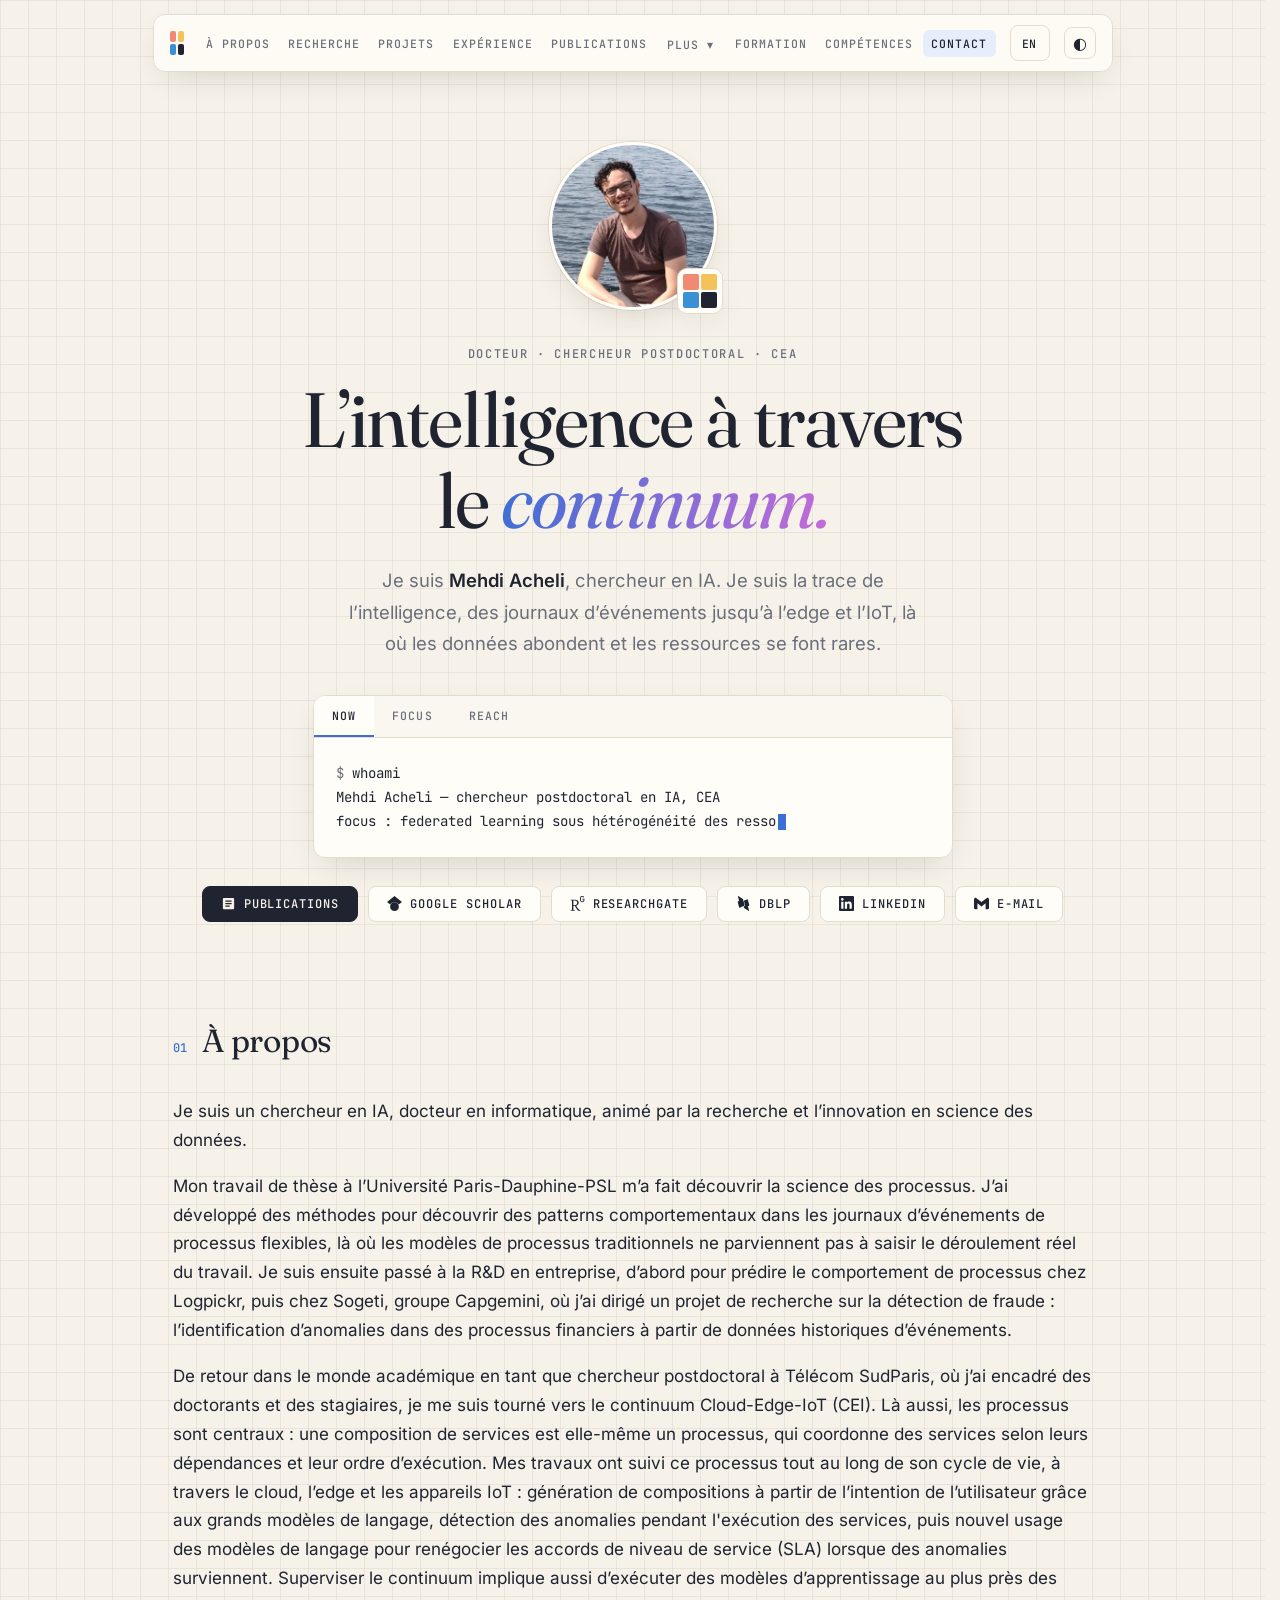
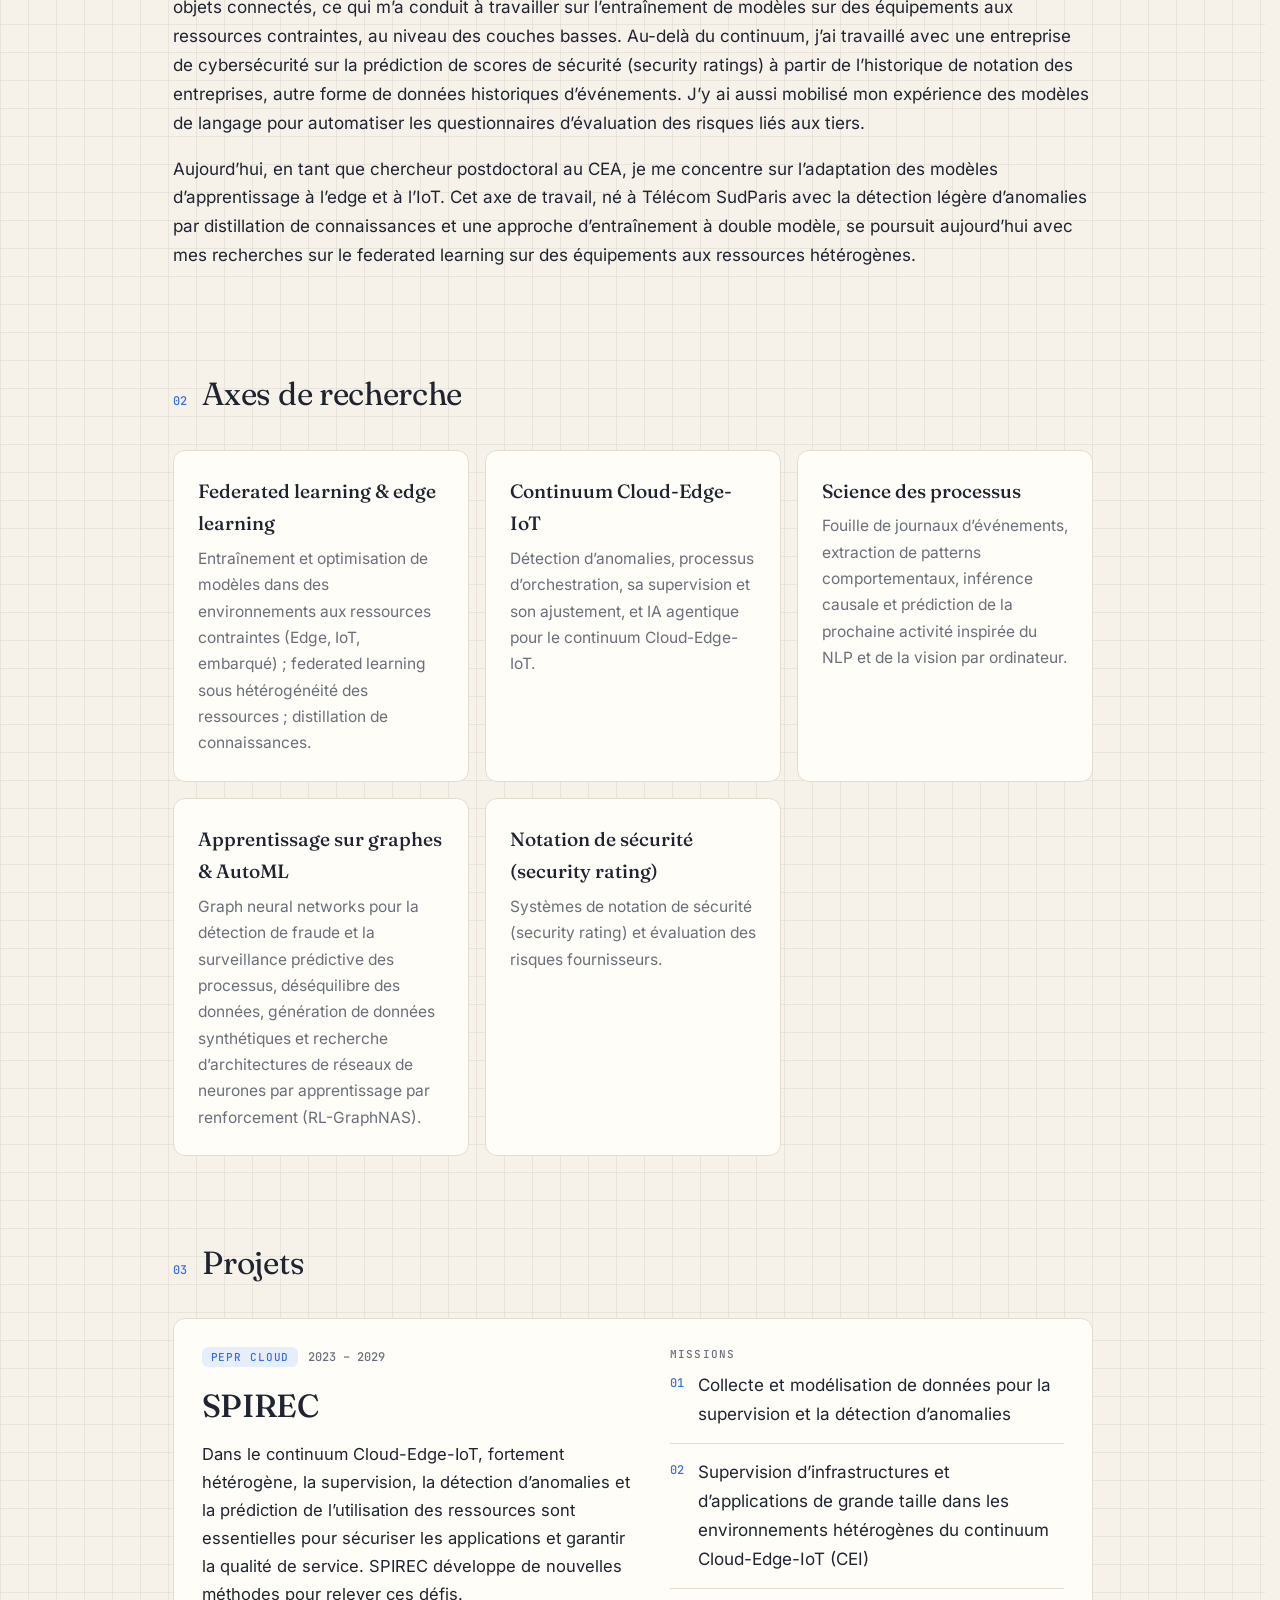
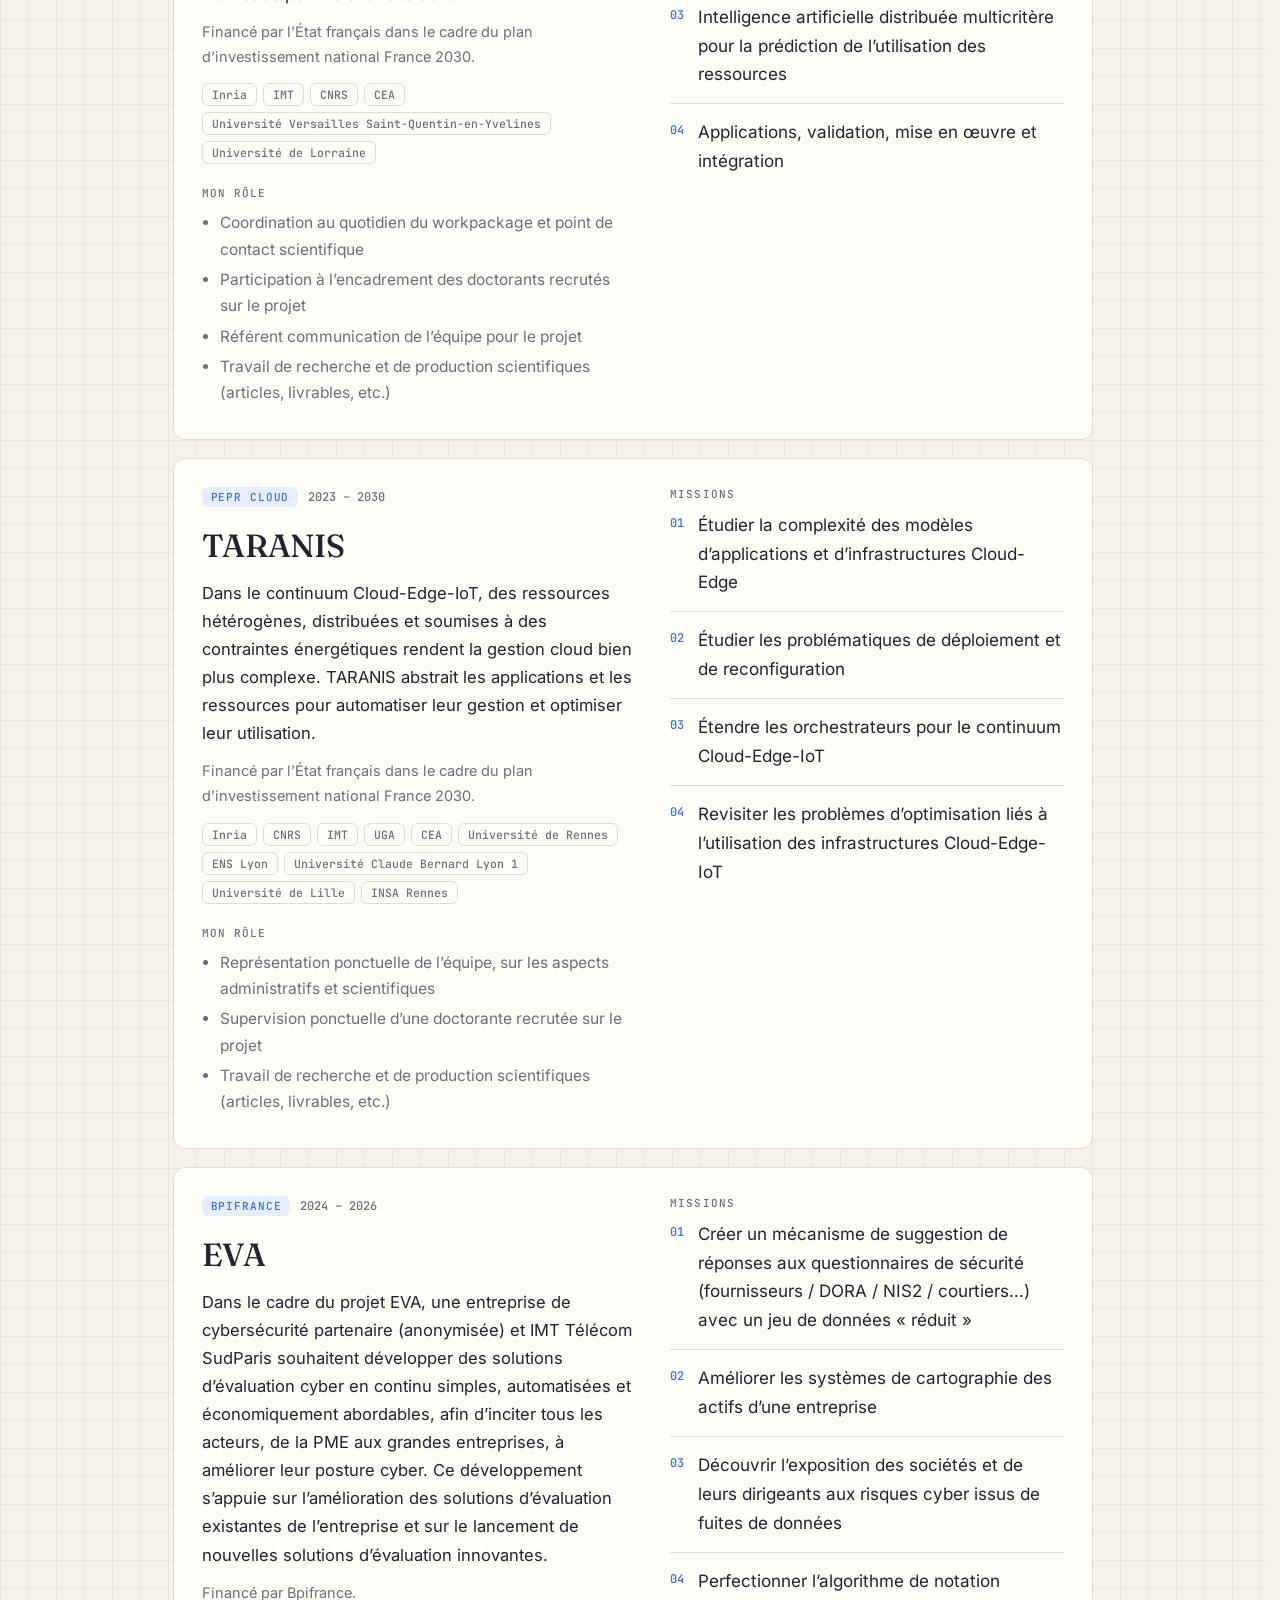
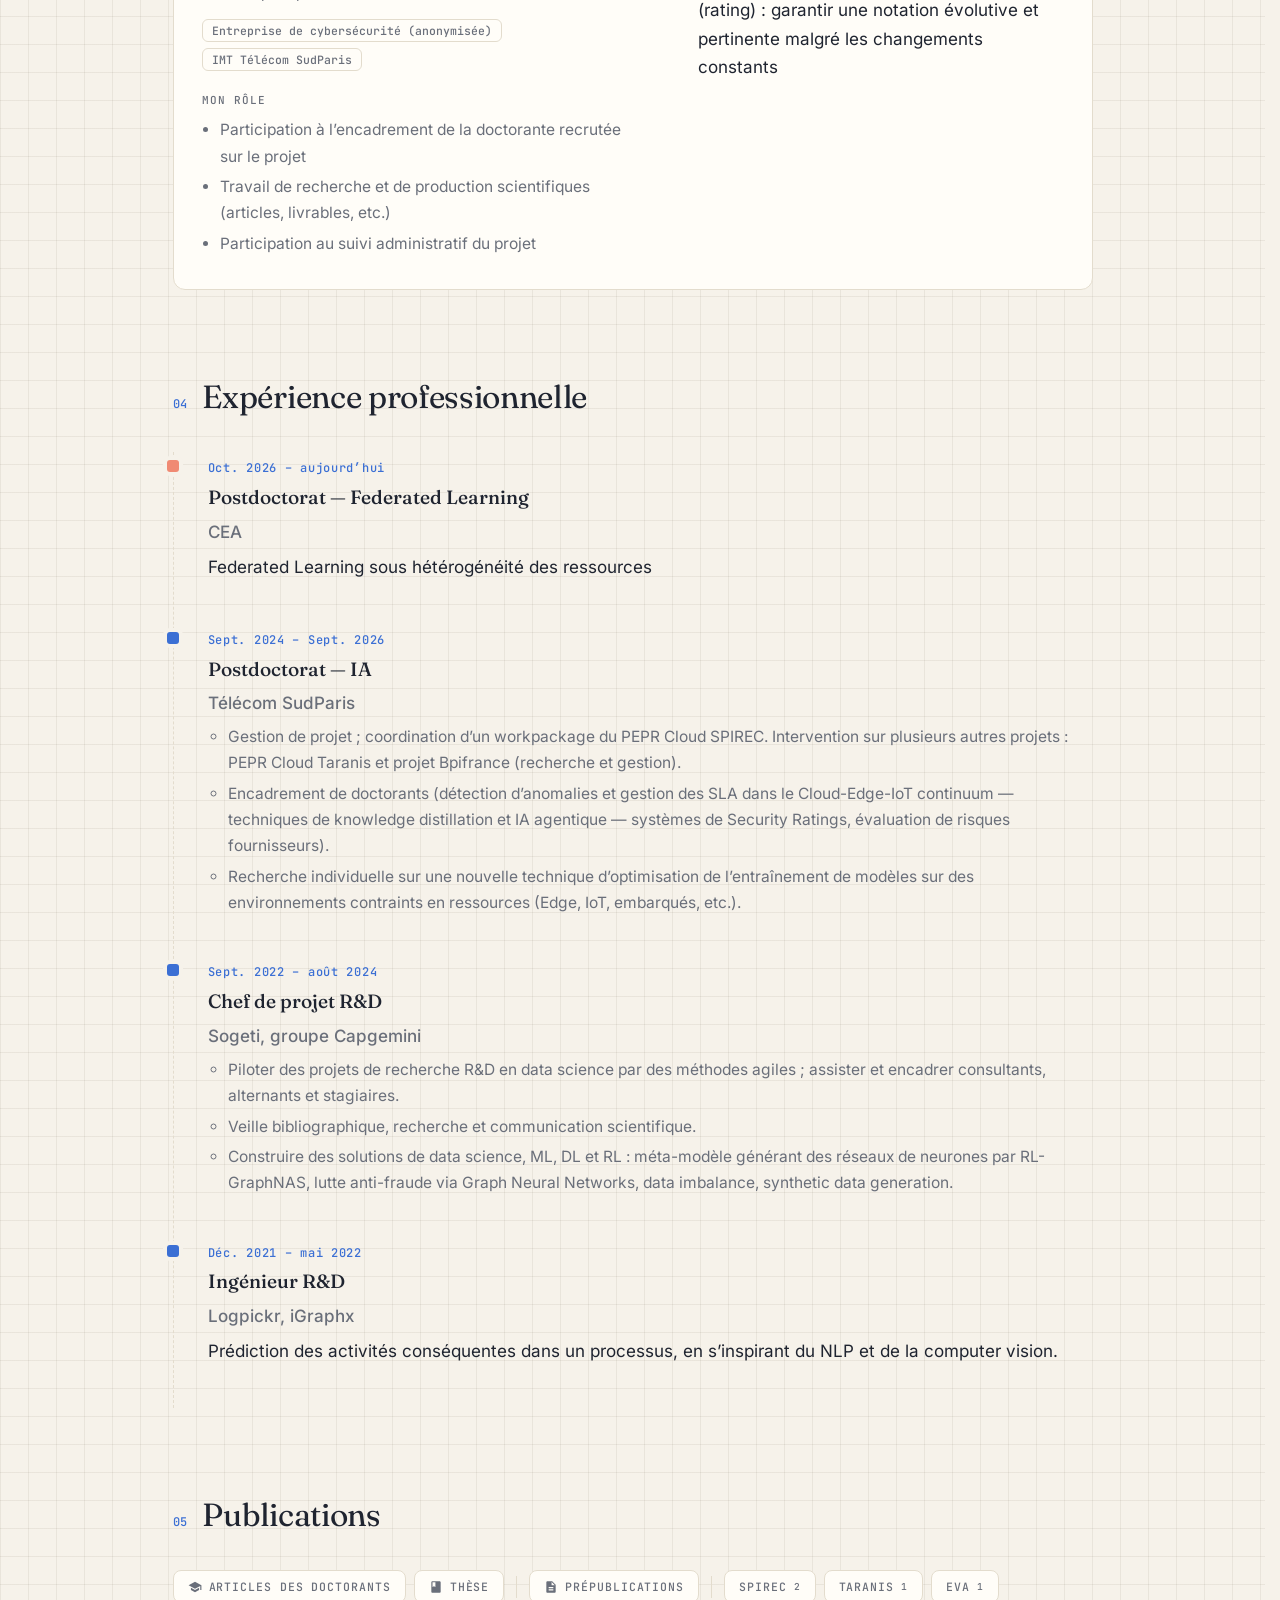
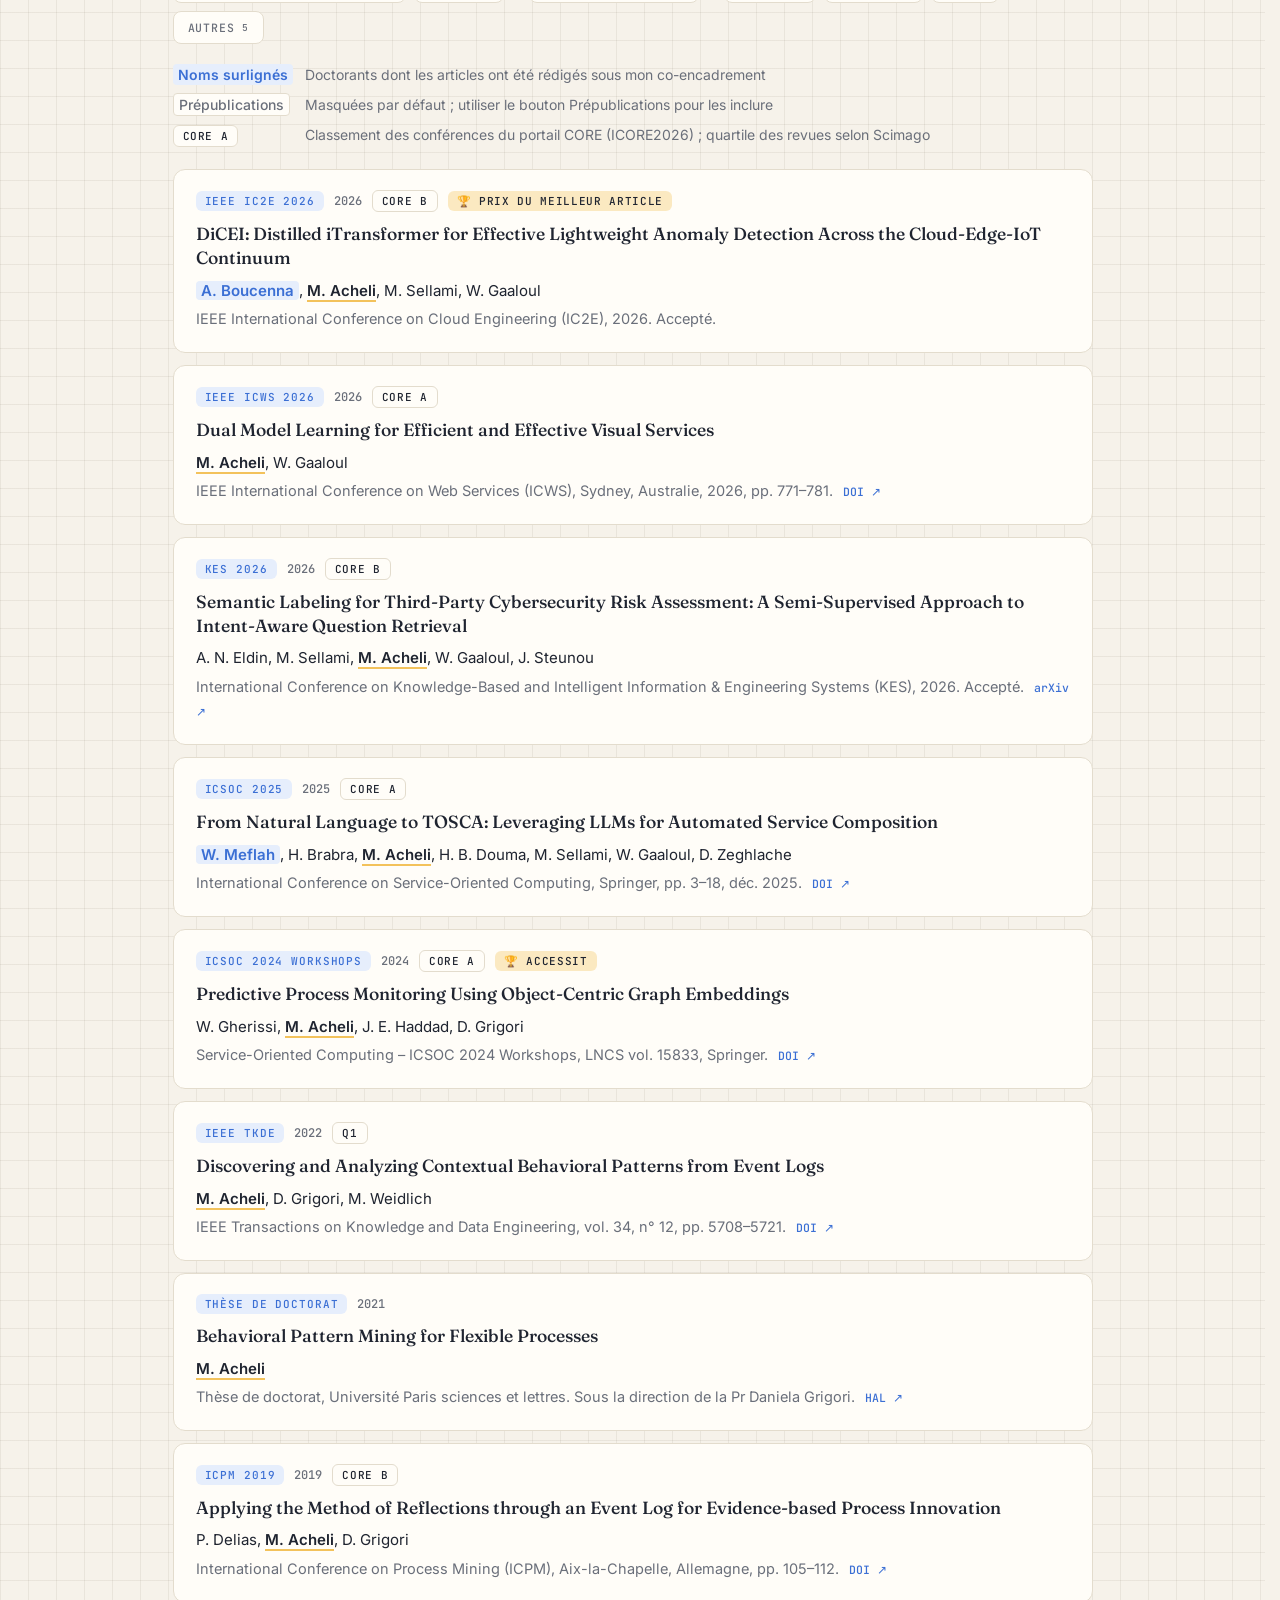
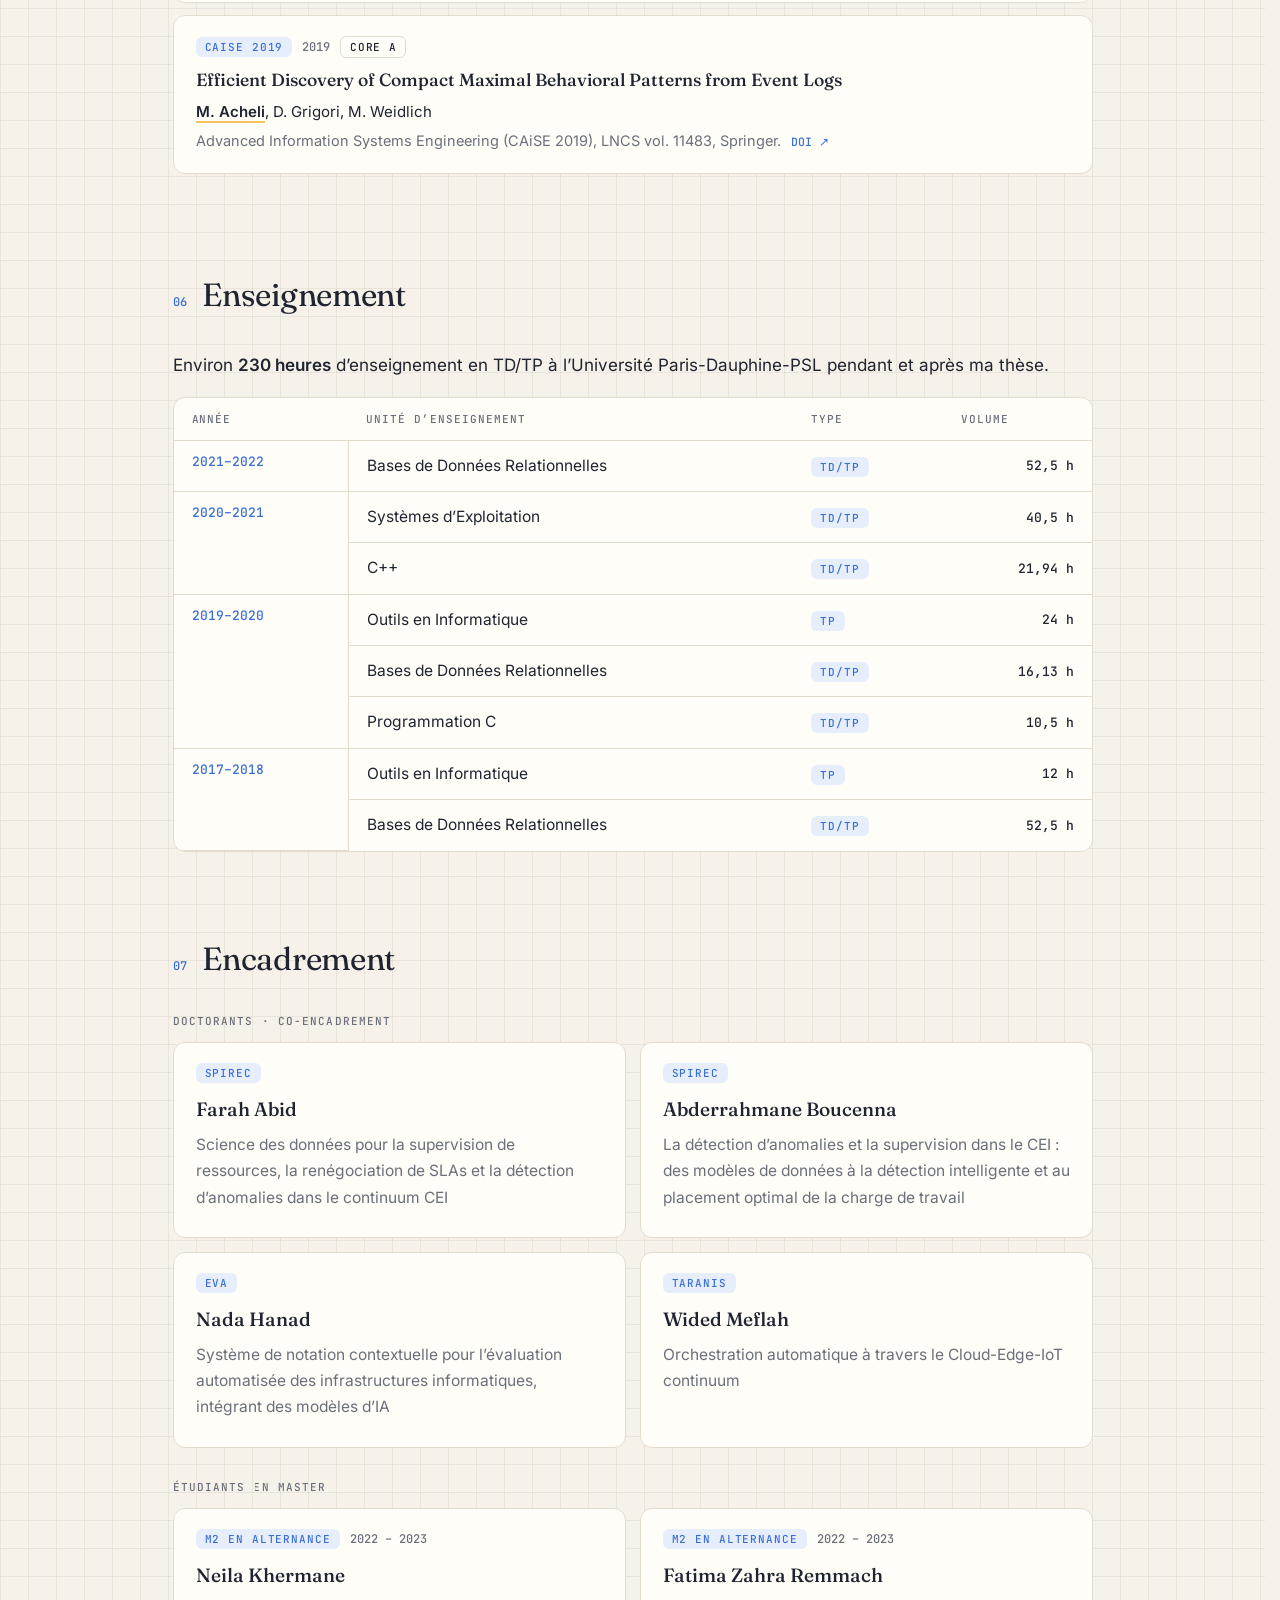
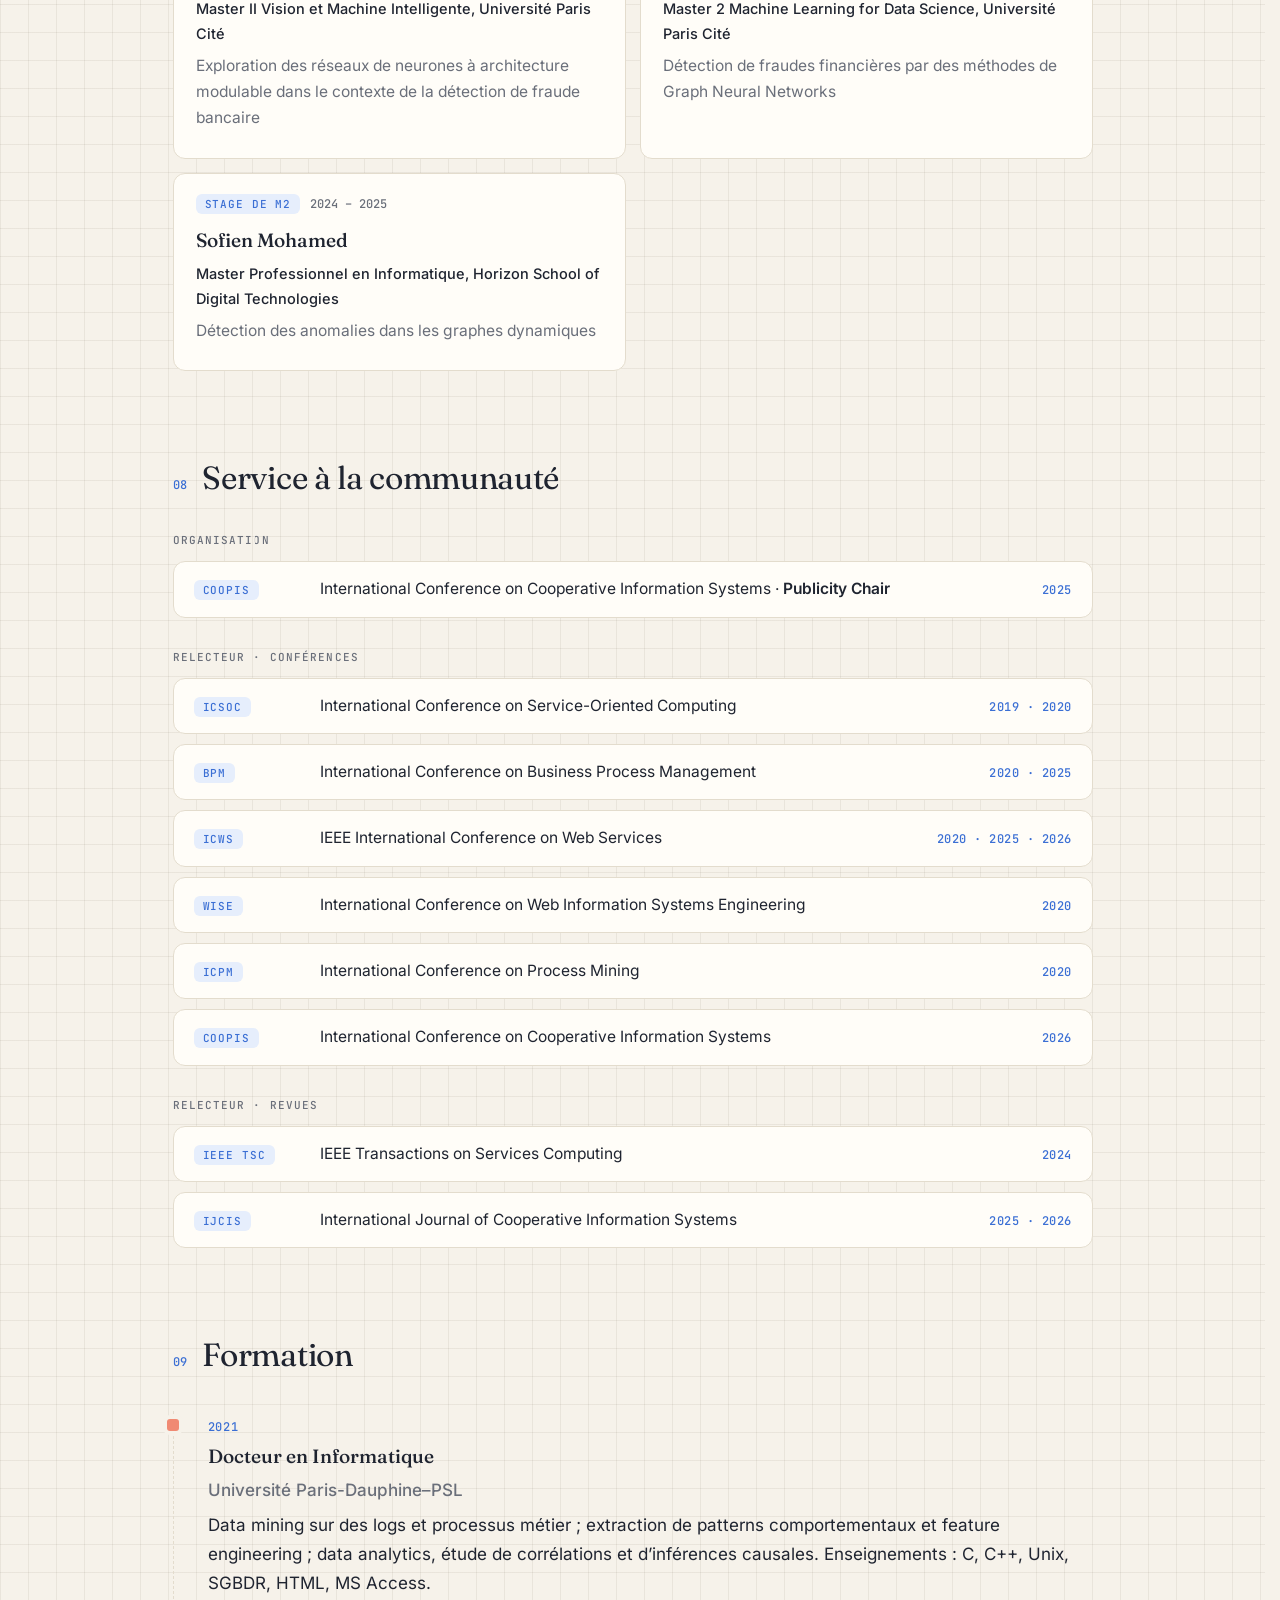
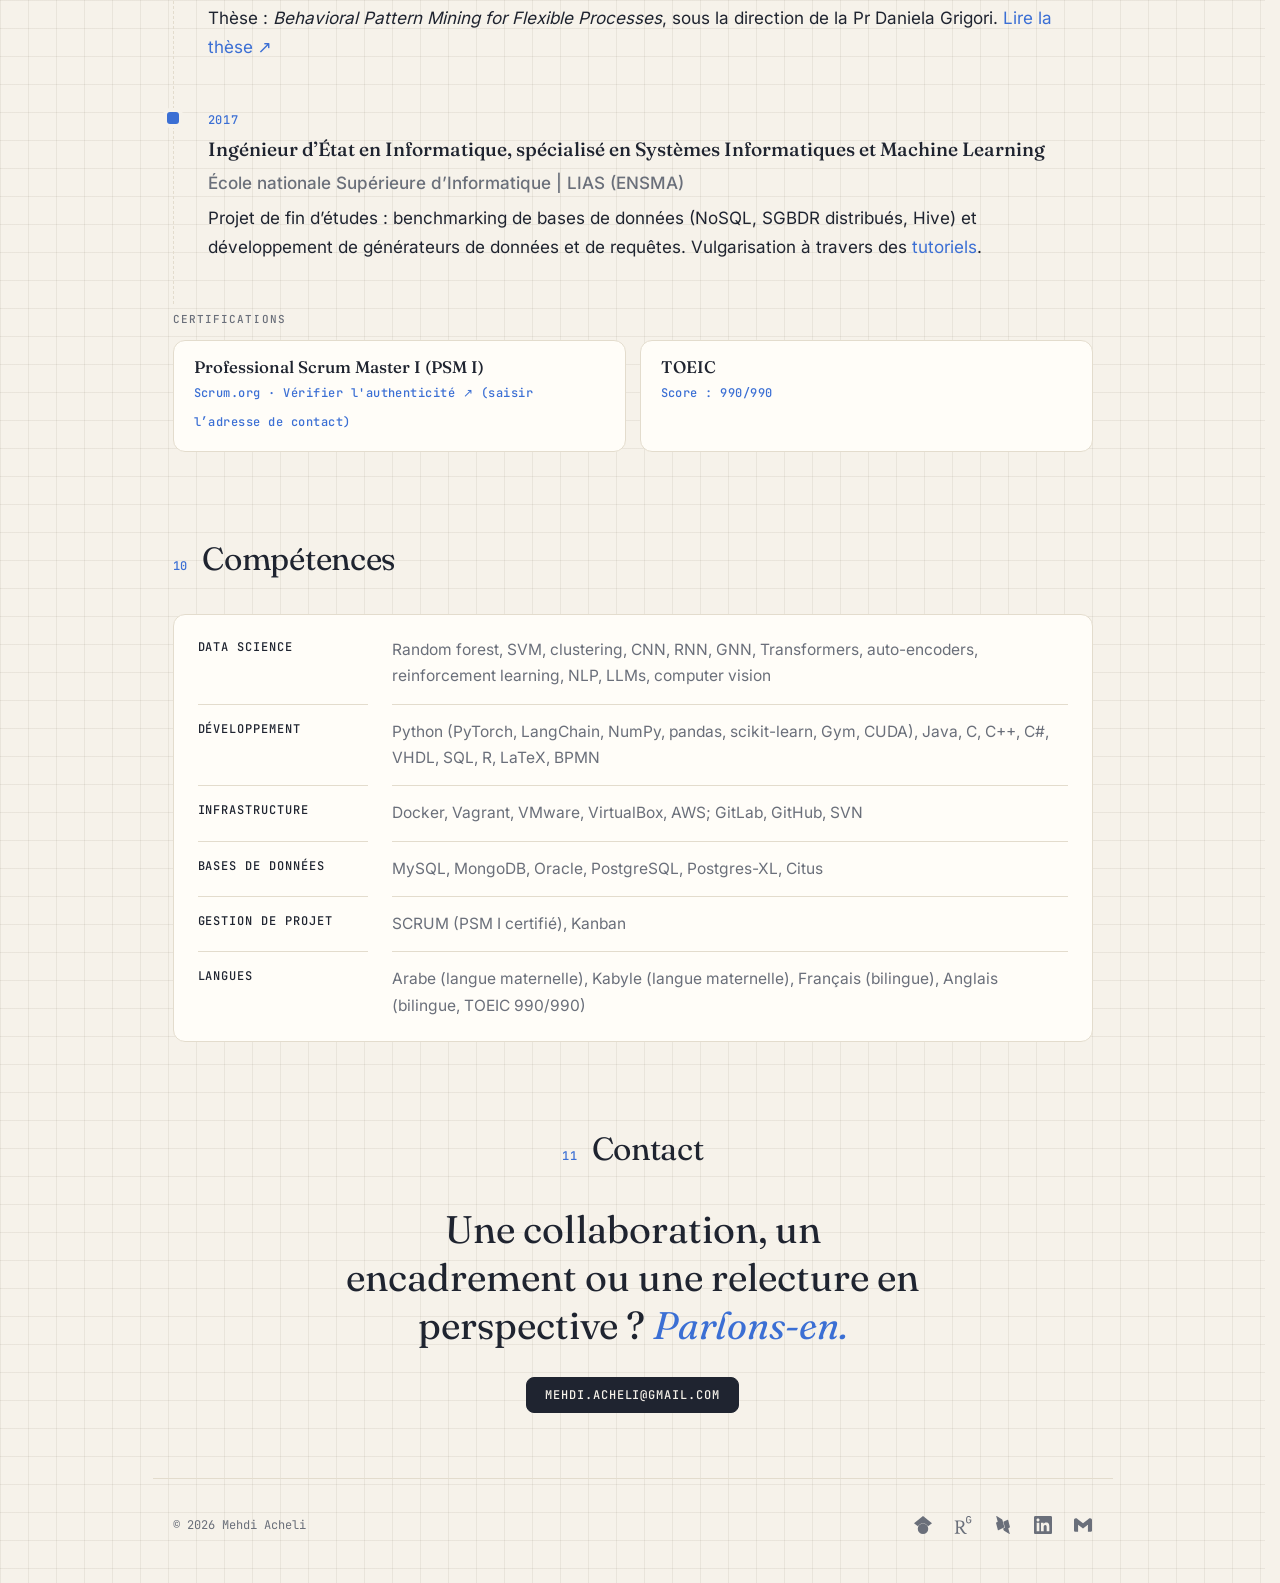
<file: fr/index.html>
<!doctype html>
<html lang="fr">
<head>
  <meta charset="utf-8">
  <meta name="viewport" content="width=device-width, initial-scale=1">
  <title>Mehdi Acheli — Chercheur en IA | Federated Learning, CEA</title>
  <meta name="description" content="Site académique de Mehdi Acheli, docteur, chercheur postdoctoral en IA au CEA&nbsp;: federated learning, Cloud-Edge-IoT, graph neural networks, process mining.">
  <meta name="google-site-verification" content="QVwWL-fDTswLQvPzL3YCNQGNLyw0mGnszOKXBlcrVhg" />
  <meta name="author" content="Mehdi Acheli">
  <meta name="robots" content="index, follow, max-image-preview:large">
  <link rel="canonical" href="https://mehdi-acheli.github.io/fr/">
  <link rel="alternate" hreflang="en" href="https://mehdi-acheli.github.io/">
  <link rel="alternate" hreflang="fr" href="https://mehdi-acheli.github.io/fr/">
  <link rel="alternate" hreflang="x-default" href="https://mehdi-acheli.github.io/">
  <meta property="og:type" content="website">
  <meta property="og:site_name" content="Mehdi Acheli">
  <meta property="og:url" content="https://mehdi-acheli.github.io/fr/">
  <meta property="og:locale" content="fr_FR">
  <meta property="og:locale:alternate" content="en_US">
  <meta property="og:image" content="https://mehdi-acheli.github.io/assets/og.png">
  <meta property="og:image:width" content="1200">
  <meta property="og:image:height" content="630">
  <meta property="og:image:alt" content="Mehdi Acheli — chercheur en IA">
  <meta property="og:title" content="Mehdi Acheli — Chercheur en IA">
  <meta property="og:description" content="Site académique de Mehdi Acheli, docteur, chercheur postdoctoral en IA au CEA&nbsp;: federated learning, Cloud-Edge-IoT, graph neural networks, process mining.">
  <meta name="twitter:card" content="summary_large_image">
  <meta name="twitter:title" content="Mehdi Acheli — Chercheur en IA">
  <meta name="twitter:description" content="Site académique de Mehdi Acheli, docteur, chercheur postdoctoral en IA au CEA&nbsp;: federated learning, Cloud-Edge-IoT, graph neural networks, process mining.">
  <meta name="twitter:image" content="https://mehdi-acheli.github.io/assets/og.png">
  <link rel="icon" href="../assets/favicon.svg" type="image/svg+xml">
  <script type="application/ld+json">
  {
    "@context": "https://schema.org",
    "@type": "ProfilePage",
    "url": "https://mehdi-acheli.github.io/fr/",
    "inLanguage": "fr",
    "mainEntity": {
      "@type": "Person",
      "@id": "https://mehdi-acheli.github.io/#me",
      "name": "Mehdi Acheli",
      "givenName": "Mehdi",
      "familyName": "Acheli",
      "url": "https://mehdi-acheli.github.io/",
      "image": "https://mehdi-acheli.github.io/assets/pic.jpg",
      "jobTitle": "Chercheur postdoctoral en intelligence artificielle",
      "description": "Mehdi Acheli, docteur, est chercheur postdoctoral en IA au CEA : federated learning, Cloud-Edge-IoT, graph neural networks et process mining.",
      "worksFor": { "@type": "Organization", "name": "CEA", "url": "https://www.cea.fr/" },
      "alumniOf": { "@type": "CollegeOrUniversity", "name": "Université Paris-Dauphine–PSL" },
      "knowsAbout": ["Federated learning", "IA embarquée (edge AI)", "Continuum Cloud-Edge-IoT", "Graph neural networks", "Process mining", "Détection d’anomalies"],
      "sameAs": [
        "https://scholar.google.com/citations?user=dlq6HyMAAAAJ",
        "https://www.researchgate.net/profile/Mehdi-Acheli",
        "https://dblp.org/pid/241/7366.html",
        "https://www.linkedin.com/in/mehdi-acheli/"
      ]
    }
  }
  </script>
  <link rel="preload" href="../assets/fonts/inter-normal-400-latin.woff2" as="font" type="font/woff2" crossorigin>
  <link rel="preload" href="../assets/fonts/fraunces-normal-400-latin.woff2" as="font" type="font/woff2" crossorigin>
  <script>try { if (location.hash || sessionStorage.getItem("langjump")) document.documentElement.classList.add("arriving"); } catch (e) {}</script>
  <link rel="stylesheet" href="../style.css">
</head>
<body>
  <div class="glow" aria-hidden="true"></div>
  <div class="glow-grid" aria-hidden="true"></div>

  <header class="nav">
    <a class="logo" href="#top" aria-label="Accueil"><i></i><i></i><i></i><i></i></a>
    <nav>
      <a href="#about">À propos</a>
      <a href="#research">Recherche</a>
      <a href="#projects">Projets</a>
      <a href="#experience">Expérience</a>
      <a href="#publications">Publications</a>
      <div class="more">
        <button class="more-btn" type="button" aria-haspopup="true" aria-expanded="false">Plus <span aria-hidden="true">▾</span></button>
        <div class="more-menu">
          <a href="#teaching">Enseignement</a>
          <a href="#supervision">Encadrement</a>
          <a href="#service">Service</a>
        </div>
      </div>
      <a href="#education">Formation</a>
      <a href="#skills">Compétences</a>
      <a href="#contact">Contact</a>
    </nav>
    <button class="burger" id="burger" type="button" aria-label="Ouvrir le menu" aria-expanded="false">☰</button>
    <a class="lang" id="lang" href="../index.html" hreflang="en" lang="en" title="English version" aria-label="English version">EN</a>
    <button id="theme" aria-label="Basculer le mode sombre">◐</button>
  </header>

  <main id="top">
    <section class="hero">
      <div class="portrait reveal"><div class="ph"><img src="../assets/pic.jpg" alt="Portrait de Mehdi Acheli" width="1149" height="1149"></div><div class="pixmark" aria-hidden="true"><i></i><i></i><i></i><i></i></div></div>
      <p class="eyebrow reveal">Docteur · Chercheur postdoctoral · CEA</p>
      <h1 class="reveal"><span class="sr-only">Mehdi Acheli : </span>L’intelligence à travers<br>le <em>continuum.</em></h1>
      <p class="lead reveal">Je suis <b>Mehdi Acheli</b>, chercheur en IA. Je suis la trace de l’intelligence, des journaux d’événements jusqu’à l’edge et l’IoT, là où les données abondent et les ressources se font rares.</p>

      <div class="term reveal">
        <div class="tabs" role="tablist">
          <button class="tab on" data-tab="now">now</button>
          <button class="tab" data-tab="focus">focus</button>
          <button class="tab" data-tab="reach">reach</button>
        </div>
        <pre class="screen"><span class="prompt">$</span> <span id="typed"></span><span class="caret"></span></pre>      </div>

      <div class="links reveal">
        <a class="btn primary" href="#publications"><svg viewBox="0 0 24 24" width="15" height="15" fill="currentColor" aria-hidden="true"><path d="M19 3H5c-1.1 0-2 .9-2 2v14c0 1.1.9 2 2 2h14c1.1 0 2-.9 2-2V5c0-1.1-.9-2-2-2zm-5 14H7v-2h7v2zm3-4H7v-2h10v2zm0-4H7V7h10v2z"/></svg>Publications</a>
        <a class="btn" href="https://scholar.google.com/citations?user=dlq6HyMAAAAJ&amp;hl=fr" target="_blank" rel="noopener"><svg viewBox="0 0 24 24" width="15" height="15" fill="currentColor" aria-hidden="true"><path d="M5.242 13.769L0 9.5 12 0l12 9.5-5.242 4.269C17.548 11.249 14.978 9.5 12 9.5c-2.977 0-5.548 1.748-6.758 4.269zM12 10a7 7 0 1 0 0 14 7 7 0 0 0 0-14z"/></svg>Google Scholar</a>
        <a class="btn" href="https://www.researchgate.net/profile/Mehdi-Acheli" target="_blank" rel="noopener"><svg viewBox="0 0 24 24" width="15" height="15" fill="currentColor" aria-hidden="true"><path d="M19.586 0c-.818 0-1.508.19-2.073.565-.563.377-.97.936-1.213 1.68a3.193 3.193 0 0 0-.112.437 8.365 8.365 0 0 0-.078.53 9 9 0 0 0-.05.727c-.01.282-.013.621-.013 1.016a31.121 31.123 0 0 0 .014 1.017 9 9 0 0 0 .05.727 7.946 7.946 0 0 0 .077.53h-.005a3.334 3.334 0 0 0 .113.438c.245.743.65 1.303 1.214 1.68.565.376 1.256.564 2.075.564.8 0 1.536-.213 2.105-.603.57-.39.94-.916 1.175-1.65.076-.235.135-.558.177-.93a10.9 10.9 0 0 0 .043-1.207v-.82c0-.095-.047-.142-.14-.142h-3.064c-.094 0-.14.047-.14.141v.956c0 .094.046.14.14.14h1.666c.056 0 .084.03.084.086 0 .36 0 .62-.036.865-.038.244-.1.447-.147.606-.108.385-.348.664-.638.876-.29.212-.738.35-1.227.35-.545 0-.901-.15-1.21-.353-.306-.203-.517-.454-.67-.915a3.136 3.136 0 0 1-.147-.762 17.366 17.367 0 0 1-.034-.656c-.01-.26-.014-.572-.014-.939a26.401 26.403 0 0 1 .014-.938 15.821 15.822 0 0 1 .035-.656 3.19 3.19 0 0 1 .148-.76 1.89 1.89 0 0 1 .742-1.01c.344-.244.593-.352 1.137-.352.508 0 .815.096 1.144.303.33.207.528.492.764.925.047.094.111.118.198.07l1.044-.43c.075-.048.09-.115.042-.199a3.549 3.549 0 0 0-.466-.742 3 3 0 0 0-.679-.607 3.313 3.313 0 0 0-.903-.41A4.068 4.068 0 0 0 19.586 0zM8.217 5.836c-1.69 0-3.036.086-4.297.086-1.146 0-2.291 0-3.007-.029v.831l1.088.2c.744.144 1.174.488 1.174 2.264v11.288c0 1.777-.43 2.12-1.174 2.263l-1.088.2v.832c.773-.029 2.12-.086 3.465-.086 1.29 0 2.951.057 3.667.086v-.831l-1.49-.2c-.773-.115-1.174-.487-1.174-2.264v-4.784c.688.057 1.29.057 2.206.057 1.748 3.123 3.41 5.472 4.355 6.56.86 1.032 2.177 1.691 3.839 1.691.487 0 1.003-.086 1.318-.23v-.744c-1.031 0-2.063-.716-2.808-1.518-1.26-1.376-2.95-3.582-4.355-6.074 2.32-.545 4.04-2.722 4.04-4.9 0-3.208-2.492-4.698-5.758-4.698zm-.515 1.29c2.406 0 3.839 1.26 3.839 3.552 0 2.263-1.547 3.782-4.097 3.782-.974 0-1.404-.03-2.063-.086v-7.19c.66-.059 1.547-.059 2.32-.059z"/></svg>ResearchGate</a>
        <a class="btn" href="https://dblp.org/pid/241/7366.html" target="_blank" rel="noopener"><svg viewBox="0 0 24 24" width="15" height="15" fill="currentColor" aria-hidden="true"><path d="M3.075.002c-.096.013-.154.092-.094.31L4.97 7.73 3.1 8.6s-.56.26-.4.85l2.45 9.159s.16.59.72.33l6.169-2.869 1.3-.61s.52-.24.42-.79l-.01-.06-1.13-4.22-.658-2.45-.672-2.49v-.04s-.16-.59-.84-1L3.5.141s-.265-.16-.425-.139zM18.324 5.03a.724.724 0 0 0-.193.06l-5.602 2.6.862 3.2 1.09 4.08.01.06c.05.47-.411.79-.411.79l-1.88.87.5 1.89.04.1c.07.17.28.6.81.91l6.95 4.269s.68.41.52-.17l-1.981-7.4 1.861-.86s.56-.26.4-.85L18.85 5.42s-.116-.452-.526-.39z"/></svg>DBLP</a>
        <a class="btn" href="https://www.linkedin.com/in/mehdi-acheli/" target="_blank" rel="noopener"><svg viewBox="0 0 24 24" width="15" height="15" fill="currentColor" aria-hidden="true"><path d="M20.447 20.452h-3.554v-5.569c0-1.328-.027-3.037-1.852-3.037-1.853 0-2.136 1.445-2.136 2.939v5.667H9.351V9h3.414v1.561h.046c.477-.9 1.637-1.85 3.37-1.85 3.601 0 4.267 2.37 4.267 5.455v6.286zM5.337 7.433c-1.144 0-2.063-.926-2.063-2.065 0-1.138.92-2.063 2.063-2.063 1.14 0 2.064.925 2.064 2.063 0 1.139-.925 2.065-2.064 2.065zm1.782 13.019H3.555V9h3.564v11.452zM22.225 0H1.771C.792 0 0 .774 0 1.729v20.542C0 23.227.792 24 1.771 24h20.451C23.2 24 24 23.227 24 22.271V1.729C24 .774 23.2 0 22.222 0h.003z"/></svg>LinkedIn</a>
        <a class="btn" href="mailto:mehdi.acheli@gmail.com"><svg viewBox="0 0 24 24" width="15" height="15" fill="currentColor" aria-hidden="true"><path d="M24 5.457v13.909c0 .904-.732 1.636-1.636 1.636h-3.819V11.73L12 16.64l-6.545-4.91v9.273H1.636A1.636 1.636 0 0 1 0 19.366V5.457c0-2.023 2.309-3.178 3.927-1.964L5.455 4.64 12 9.548l6.545-4.91 1.528-1.145C21.69 2.28 24 3.434 24 5.457z"/></svg>E-mail</a>
      </div>
    </section>

    <section id="about">
      <h2 class="reveal"><span>01</span> À propos</h2>
      <p class="reveal">Je suis un chercheur en IA, docteur en informatique, animé par la recherche et l’innovation en science des données.</p>
      <p class="reveal">Mon travail de thèse à l’Université Paris-Dauphine-PSL m’a fait découvrir la science des processus. J’ai développé des méthodes pour découvrir des patterns comportementaux dans les journaux d’événements de processus flexibles, là où les modèles de processus traditionnels ne parviennent pas à saisir le déroulement réel du travail. Je suis ensuite passé à la R&amp;D en entreprise, d’abord pour prédire le comportement de processus chez Logpickr, puis chez Sogeti, groupe Capgemini, où j’ai dirigé un projet de recherche sur la détection de fraude&nbsp;: l’identification d’anomalies dans des processus financiers à partir de données historiques d’événements.</p>
      <p class="reveal">De retour dans le monde académique en tant que chercheur postdoctoral à Télécom SudParis, où j’ai encadré des doctorants et des stagiaires, je me suis tourné vers le continuum Cloud-Edge-IoT (CEI). Là aussi, les processus sont centraux&nbsp;: une composition de services est elle-même un processus, qui coordonne des services selon leurs dépendances et leur ordre d’exécution. Mes travaux ont suivi ce processus tout au long de son cycle de vie, à travers le cloud, l’edge et les appareils IoT&nbsp;: génération de compositions à partir de l’intention de l’utilisateur grâce aux grands modèles de langage, détection des anomalies pendant l'exécution des services, puis nouvel usage des modèles de langage pour renégocier les accords de niveau de service (SLA) lorsque des anomalies surviennent. Superviser le continuum implique aussi d’exécuter des modèles d’apprentissage au plus près des objets connectés, ce qui m’a conduit à travailler sur l’entraînement de modèles sur des équipements aux ressources contraintes, au niveau des couches basses. Au-delà du continuum, j’ai travaillé avec une entreprise de cybersécurité sur la prédiction de scores de sécurité (security ratings) à partir de l’historique de notation des entreprises, autre forme de données historiques d’événements. J’y ai aussi mobilisé mon expérience des modèles de langage pour automatiser les questionnaires d’évaluation des risques liés aux tiers.</p>
      <p class="reveal">Aujourd’hui, en tant que chercheur postdoctoral au CEA, je me concentre sur l’adaptation des modèles d’apprentissage à l’edge et à l’IoT. Cet axe de travail, né à Télécom SudParis avec la détection légère d’anomalies par distillation de connaissances et une approche d’entraînement à double modèle, se poursuit aujourd’hui avec mes recherches sur le federated learning sur des équipements aux ressources hétérogènes.</p>
    </section>

    <section id="research">
      <h2 class="reveal"><span>02</span> Axes de recherche</h2>
      <div class="cards">
        <article class="card reveal">
          <h3>Federated learning &amp; edge learning</h3>
          <p>Entraînement et optimisation de modèles dans des environnements aux ressources contraintes (Edge, IoT, embarqué)&nbsp;; federated learning sous hétérogénéité des ressources&nbsp;; distillation de connaissances.</p>
        </article>
        <article class="card reveal">
          <h3>Continuum Cloud-Edge-IoT</h3>
          <p>Détection d’anomalies, processus d’orchestration, sa supervision et son ajustement, et IA agentique pour le continuum Cloud-Edge-IoT.</p>
        </article>
        <article class="card reveal">
          <h3>Science des processus</h3>
          <p>Fouille de journaux d’événements, extraction de patterns comportementaux, inférence causale et prédiction de la prochaine activité inspirée du NLP et de la vision par ordinateur.</p>
        </article>
        <article class="card reveal">
          <h3>Apprentissage sur graphes &amp; AutoML</h3>
          <p>Graph neural networks pour la détection de fraude et la surveillance prédictive des processus, déséquilibre des données, génération de données synthétiques et recherche d’architectures de réseaux de neurones par apprentissage par renforcement (RL-GraphNAS).</p>
        </article>
        <article class="card reveal">
          <h3>Notation de sécurité (security rating)</h3>
          <p>Systèmes de notation de sécurité (security rating) et évaluation des risques fournisseurs.</p>
        </article>
      </div>
    </section>

    <section id="projects">
      <h2 class="reveal"><span>03</span> Projets</h2>
      <div class="projects">
        <article class="project reveal">
          <div class="pmeta">
            <p class="ptags"><span class="venue">PEPR Cloud</span><span class="year">2023 – 2029</span></p>
            <h3>SPIREC</h3>
            <p class="pdesc">Dans le continuum Cloud-Edge-IoT, fortement hétérogène, la supervision, la détection d’anomalies et la prédiction de l’utilisation des ressources sont essentielles pour sécuriser les applications et garantir la qualité de service. SPIREC développe de nouvelles méthodes pour relever ces défis.</p>
                        <p class="pfund">Financé par l’État français dans le cadre du plan d’investissement national France 2030.</p>
            <div class="chips"><span class="chip">Inria</span><span class="chip">IMT</span><span class="chip">CNRS</span><span class="chip">CEA</span><span class="chip">Université Versailles Saint-Quentin-en-Yvelines</span><span class="chip">Université de Lorraine</span></div>
            <h4>Mon rôle</h4>
            <ul class="roles">
              <li>Coordination au quotidien du workpackage et point de contact scientifique</li>
              <li>Participation à l’encadrement des doctorants recrutés sur le projet</li>
              <li>Référent communication de l’équipe pour le projet</li>
              <li>Travail de recherche et de production scientifiques (articles, livrables, etc.)</li>
            </ul>
          </div>
          <div class="pmissions">
            <h4>Missions</h4>
            <ol class="missions">
            <li><span class="mnum">01</span><span>Collecte et modélisation de données pour la supervision et la détection d’anomalies</span></li>
            <li><span class="mnum">02</span><span>Supervision d’infrastructures et d’applications de grande taille dans les environnements hétérogènes du continuum Cloud-Edge-IoT (CEI)</span></li>
            <li><span class="mnum">03</span><span>Intelligence artificielle distribuée multicritère pour la prédiction de l’utilisation des ressources</span></li>
            <li><span class="mnum">04</span><span>Applications, validation, mise en œuvre et intégration</span></li>
            </ol>
          </div>
        </article>
        <article class="project reveal">
          <div class="pmeta">
            <p class="ptags"><span class="venue">PEPR Cloud</span><span class="year">2023 – 2030</span></p>
            <h3>TARANIS</h3>
            <p class="pdesc">Dans le continuum Cloud-Edge-IoT, des ressources hétérogènes, distribuées et soumises à des contraintes énergétiques rendent la gestion cloud bien plus complexe. TARANIS abstrait les applications et les ressources pour automatiser leur gestion et optimiser leur utilisation.</p>
            <p class="pfund">Financé par l’État français dans le cadre du plan d’investissement national France 2030.</p>
            <div class="chips"><span class="chip">Inria</span><span class="chip">CNRS</span><span class="chip">IMT</span><span class="chip">UGA</span><span class="chip">CEA</span><span class="chip">Université de Rennes</span><span class="chip">ENS Lyon</span><span class="chip">Université Claude Bernard Lyon 1</span><span class="chip">Université de Lille</span><span class="chip">INSA Rennes</span></div>
            <h4>Mon rôle</h4>
            <ul class="roles">
              <li>Représentation ponctuelle de l’équipe, sur les aspects administratifs et scientifiques</li>
              <li>Supervision ponctuelle d’une doctorante recrutée sur le projet</li>
              <li>Travail de recherche et de production scientifiques (articles, livrables, etc.)</li>
            </ul>
          </div>
          <div class="pmissions">
            <h4>Missions</h4>
            <ol class="missions">
            <li><span class="mnum">01</span><span>Étudier la complexité des modèles d’applications et d’infrastructures Cloud-Edge</span></li>
            <li><span class="mnum">02</span><span>Étudier les problématiques de déploiement et de reconfiguration</span></li>
            <li><span class="mnum">03</span><span>Étendre les orchestrateurs pour le continuum Cloud-Edge-IoT</span></li>
            <li><span class="mnum">04</span><span>Revisiter les problèmes d’optimisation liés à l’utilisation des infrastructures Cloud-Edge-IoT</span></li>
            </ol>
          </div>
        </article>
        <article class="project reveal">
          <div class="pmeta">
            <p class="ptags"><span class="venue">Bpifrance</span><span class="year">2024 – 2026</span></p>
            <h3>EVA</h3>
            <p class="pdesc">Dans le cadre du projet EVA, une entreprise de cybersécurité partenaire (anonymisée) et IMT Télécom SudParis souhaitent développer des solutions d’évaluation cyber en continu simples, automatisées et économiquement abordables, afin d’inciter tous les acteurs, de la PME aux grandes entreprises, à améliorer leur posture cyber. Ce développement s’appuie sur l’amélioration des solutions d’évaluation existantes de l’entreprise et sur le lancement de nouvelles solutions d’évaluation innovantes.</p>
            <p class="pfund">Financé par Bpifrance.</p>
            <div class="chips"><span class="chip">Entreprise de cybersécurité (anonymisée)</span><span class="chip">IMT Télécom SudParis</span></div>
            <h4>Mon rôle</h4>
            <ul class="roles">
              <li>Participation à l’encadrement de la doctorante recrutée sur le projet</li>
              <li>Travail de recherche et de production scientifiques (articles, livrables, etc.)</li>
              <li>Participation au suivi administratif du projet</li>
            </ul>
          </div>
          <div class="pmissions">
            <h4>Missions</h4>
            <ol class="missions">
            <li><span class="mnum">01</span><span>Créer un mécanisme de suggestion de réponses aux questionnaires de sécurité (fournisseurs / DORA / NIS2 / courtiers…) avec un jeu de données «&nbsp;réduit&nbsp;»</span></li>
            <li><span class="mnum">02</span><span>Améliorer les systèmes de cartographie des actifs d’une entreprise</span></li>
            <li><span class="mnum">03</span><span>Découvrir l’exposition des sociétés et de leurs dirigeants aux risques cyber issus de fuites de données</span></li>
            <li><span class="mnum">04</span><span>Perfectionner l’algorithme de notation (rating)&nbsp;: garantir une notation évolutive et pertinente malgré les changements constants</span></li>
            </ol>
          </div>
        </article>
      </div>
    </section>

    <section id="experience">
      <h2 class="reveal"><span>04</span> Expérience professionnelle</h2>
      <ol class="timeline">
        <li class="reveal">
          <span class="date">Oct. 2026 – aujourd’hui</span>
          <h3>Postdoctorat — Federated Learning</h3>
          <p class="org">CEA</p>
          <p>Federated Learning sous hétérogénéité des ressources</p>
        </li>
        <li class="reveal">
          <span class="date">Sept. 2024 – Sept. 2026</span>
          <h3>Postdoctorat — IA</h3>
          <p class="org">Télécom SudParis</p>
          <ul>
            <li>Gestion de projet&nbsp;; coordination d’un workpackage du PEPR Cloud SPIREC. Intervention sur plusieurs autres projets&nbsp;: PEPR Cloud Taranis et projet Bpifrance (recherche et gestion).</li>
            <li>Encadrement de doctorants (détection d’anomalies et gestion des SLA dans le Cloud-Edge-IoT continuum — techniques de knowledge distillation et IA agentique — systèmes de Security Ratings, évaluation de risques fournisseurs).</li>
            <li>Recherche individuelle sur une nouvelle technique d’optimisation de l’entraînement de modèles sur des environnements contraints en ressources (Edge, IoT, embarqués, etc.).</li>
          </ul>
        </li>
        <li class="reveal">
          <span class="date">Sept. 2022 – août 2024</span>
          <h3>Chef de projet R&amp;D</h3>
          <p class="org">Sogeti, groupe Capgemini</p>
          <ul>
            <li>Piloter des projets de recherche R&amp;D en data science par des méthodes agiles&nbsp;; assister et encadrer consultants, alternants et stagiaires.</li>
            <li>Veille bibliographique, recherche et communication scientifique.</li>
            <li>Construire des solutions de data science, ML, DL et RL&nbsp;: méta-modèle générant des réseaux de neurones par RL-GraphNAS, lutte anti-fraude via Graph Neural Networks, data imbalance, synthetic data generation.</li>
          </ul>
        </li>
        <li class="reveal">
          <span class="date">Déc. 2021 – mai 2022</span>
          <h3>Ingénieur R&amp;D</h3>
          <p class="org">Logpickr, iGraphx</p>
          <p>Prédiction des activités conséquentes dans un processus, en s’inspirant du NLP et de la computer vision.</p>
        </li>
      </ol>
    </section>

    <section id="publications">
      <h2 class="reveal"><span>05</span> Publications</h2>
      <div class="filters reveal" role="group" aria-label="Filtrer les publications">
        <button class="fbtn" id="f-phd" type="button" aria-pressed="false" title="Articles rédigés sous mon co-encadrement"><svg viewBox="0 0 24 24" width="14" height="14" fill="currentColor" aria-hidden="true"><path d="M5 13.18v4L12 21l7-3.82v-4L12 17l-7-3.82zM12 3L1 9l11 6 9-4.91V17h2V9L12 3z"/></svg>Articles des doctorants</button>
        <button class="fbtn" id="f-thesis" type="button" aria-pressed="false" title="Ma thèse de doctorat"><svg viewBox="0 0 24 24" width="14" height="14" fill="currentColor" aria-hidden="true"><path d="M18 2H6c-1.1 0-2 .9-2 2v16c0 1.1.9 2 2 2h12c1.1 0 2-.9 2-2V4c0-1.1-.9-2-2-2zM6 4h5v8l-2.5-1.5L6 12V4z"/></svg>Thèse</button>
        <span class="fsep" aria-hidden="true"></span>
        <button class="fbtn" id="f-preprint" type="button" aria-pressed="false" title="Les prépublications sont masquées sauf si ce bouton est actif"><svg viewBox="0 0 24 24" width="14" height="14" fill="currentColor" aria-hidden="true"><path d="M14 2H6c-1.1 0-1.99.9-1.99 2L4 20c0 1.1.89 2 1.99 2H18c1.1 0 2-.9 2-2V8l-6-6zm2 16H8v-2h8v2zm0-4H8v-2h8v2zm-3-5V3.5L18.5 9H13z"/></svg>Prépublications</button>
        <span class="fsep" aria-hidden="true"></span>
        <button class="fbtn" type="button" data-project="spirec" aria-pressed="false">SPIREC</button>
        <button class="fbtn" type="button" data-project="taranis" aria-pressed="false">TARANIS</button>
        <button class="fbtn" type="button" data-project="eva" aria-pressed="false">EVA</button>
        <button class="fbtn" type="button" data-project="others" aria-pressed="false">Autres</button>
        <button class="fbtn clear" id="f-clear" type="button" hidden>Effacer ×</button>
      </div>
      <div class="legend reveal">
        <span class="phd">Noms surlignés</span><span>Doctorants dont les articles ont été rédigés sous mon co-encadrement</span>
        <span class="phd neutral">Prépublications</span><span>Masquées par défaut&nbsp;; utiliser le bouton Prépublications pour les inclure</span>
        <span class="rank">CORE A</span><span>Classement des conférences du portail CORE (ICORE2026)&nbsp;; quartile des revues selon Scimago</span>
      </div>
      <p class="noresult" id="noresult" hidden>Aucune publication ne correspond à ces filtres.</p>
      <ul class="pubs">
        <li class="reveal" data-project="spirec" data-phd="1">
          <div class="pubhead"><span class="venue">IEEE IC2E 2026</span><span class="year">2026</span><span class="rank" title="Classement CORE B (ICORE2026) — International Conference on Cloud Engineering">CORE B</span> <span class="award">🏆 Prix du meilleur article</span></div>
          <p class="ptitle">DiCEI: Distilled iTransformer for Effective Lightweight Anomaly Detection Across the Cloud-Edge-IoT Continuum</p>
          <p class="authors"><span class="phd" title="Doctorant(e) co-encadré(e) par M. Acheli">A. Boucenna</span>, <u>M. Acheli</u>, M. Sellami, W. Gaaloul</p>
          <p class="where">IEEE International Conference on Cloud Engineering (IC2E), 2026. Accepté.</p>
        </li>
        <li class="reveal" data-project="spirec">
          <div class="pubhead"><span class="venue">IEEE ICWS 2026</span><span class="year">2026</span><span class="rank" title="Classement CORE A (ICORE2026) — IEEE International Conference on Web Services">CORE A</span></div>
          <p class="ptitle">Dual Model Learning for Efficient and Effective Visual Services</p>
          <p class="authors"><u>M. Acheli</u>, W. Gaaloul</p>
          <p class="where">IEEE International Conference on Web Services (ICWS), Sydney, Australie, 2026, pp. 771–781.
          <a class="doi" href="https://doi.org/10.1109/ICWS72778.2026.00096" target="_blank" rel="noopener">DOI ↗</a></p>
        </li>
        <li class="reveal" data-project="eva">
          <div class="pubhead"><span class="venue">KES 2026</span><span class="year">2026</span><span class="rank" title="Classement CORE B (ICORE2026) — International Conference on Knowledge-Based and Intelligent Information and Engineering Systems">CORE B</span></div>
          <p class="ptitle">Semantic Labeling for Third-Party Cybersecurity Risk Assessment: A Semi-Supervised Approach to Intent-Aware Question Retrieval</p>
          <p class="authors">A. N. Eldin, M. Sellami, <u>M. Acheli</u>, W. Gaaloul, J. Steunou</p>
          <p class="where">International Conference on Knowledge-Based and Intelligent Information &amp; Engineering Systems (KES), 2026. Accepté.
          <a class="doi" href="https://arxiv.org/abs/2602.10149" target="_blank" rel="noopener">arXiv ↗</a></p>
        </li>
        <li class="reveal" data-project="eva" data-phd="1" data-preprint="1">
          <div class="pubhead"><span class="venue">Prépublication arXiv</span><span class="year">2026</span></div>
          <p class="ptitle">Reliable Remediation Impact Prediction for Black-Box Security Ratings</p>
          <p class="authors"><span class="phd" title="Doctorant(e) co-encadré(e) par M. Acheli">N. Hanad</span>, <u>M. Acheli</u>, A. NourEldin, M. Sellami, W. Gaaloul</p>
          <p class="where">arXiv:2607.16357, 2026.
          <a class="doi" href="https://arxiv.org/abs/2607.16357" target="_blank" rel="noopener">arXiv ↗</a></p>
        </li>
        <li class="reveal" data-project="taranis" data-phd="1">
          <div class="pubhead"><span class="venue">ICSOC 2025</span><span class="year">2025</span><span class="rank" title="Classement CORE A (ICORE2026) — International Conference on Service Oriented Computing">CORE A</span></div>
          <p class="ptitle">From Natural Language to TOSCA: Leveraging LLMs for Automated Service Composition</p>
          <p class="authors"><span class="phd" title="Doctorant(e) co-encadré(e) par M. Acheli">W. Meflah</span>, H. Brabra, <u>M. Acheli</u>, H. B. Douma, M. Sellami, W. Gaaloul, D. Zeghlache</p>
          <p class="where">International Conference on Service-Oriented Computing, Springer, pp. 3–18, déc. 2025.
          <a class="doi" href="https://doi.org/10.1007/978-981-95-5012-8_1" target="_blank" rel="noopener">DOI ↗</a></p>
        </li>
        <li class="reveal" data-project="others">
          <div class="pubhead"><span class="venue">ICSOC 2024 Workshops</span><span class="year">2024</span><span class="rank" title="Classement CORE A (ICORE2026) de la conférence principale — International Conference on Service Oriented Computing">CORE A</span><span class="award">🏆 Accessit</span></div>
          <p class="ptitle">Predictive Process Monitoring Using Object-Centric Graph Embeddings</p>
          <p class="authors">W. Gherissi, <u>M. Acheli</u>, J. E. Haddad, D. Grigori</p>
          <p class="where">Service-Oriented Computing – ICSOC 2024 Workshops, LNCS vol. 15833, Springer.
          <a class="doi" href="https://doi.org/10.1007/978-981-96-7238-7_5" target="_blank" rel="noopener">DOI ↗</a></p>
        </li>
        <li class="reveal" data-project="others" data-preprint="1">
          <div class="pubhead"><span class="venue">Prépublication arXiv</span><span class="year">2024</span></div>
          <p class="ptitle">Mining a Minimal Set of Behavioral Patterns using Incremental Evaluation</p>
          <p class="authors"><u>M. Acheli</u>, D. Grigori, M. Weidlich</p>
          <p class="where">arXiv:2402.02921, 2024.
          <a class="doi" href="https://arxiv.org/abs/2402.02921" target="_blank" rel="noopener">arXiv ↗</a></p>
        </li>
        <li class="reveal" data-project="others">
          <div class="pubhead"><span class="venue">IEEE TKDE</span><span class="year">2022</span><span class="rank" title="Quartile Scimago Q1 — IEEE Transactions on Knowledge and Data Engineering">Q1</span></div>
          <p class="ptitle">Discovering and Analyzing Contextual Behavioral Patterns from Event Logs</p>
          <p class="authors"><u>M. Acheli</u>, D. Grigori, M. Weidlich</p>
          <p class="where">IEEE Transactions on Knowledge and Data Engineering, vol. 34, n° 12, pp. 5708–5721.
          <a class="doi" href="https://doi.org/10.1109/TKDE.2021.3077653" target="_blank" rel="noopener">DOI ↗</a></p>
        </li>
        <li class="reveal" data-project="others" data-thesis="1">
          <div class="pubhead"><span class="venue">Thèse de doctorat</span><span class="year">2021</span></div>
          <p class="ptitle">Behavioral Pattern Mining for Flexible Processes</p>
          <p class="authors"><u>M. Acheli</u></p>
          <p class="where">Thèse de doctorat, Université Paris sciences et lettres. Sous la direction de la Pr Daniela Grigori.
          <a class="doi" href="https://theses.hal.science/tel-03542389/" target="_blank" rel="noopener">HAL ↗</a></p>
        </li>
        <li class="reveal" data-project="others">
          <div class="pubhead"><span class="venue">ICPM 2019</span><span class="year">2019</span><span class="rank" title="Classement CORE B (ICORE2026) — International Conference on Process Mining">CORE B</span></div>
          <p class="ptitle">Applying the Method of Reflections through an Event Log for Evidence-based Process Innovation</p>
          <p class="authors">P. Delias, <u>M. Acheli</u>, D. Grigori</p>
          <p class="where">International Conference on Process Mining (ICPM), Aix-la-Chapelle, Allemagne, pp. 105–112.
          <a class="doi" href="https://doi.org/10.1109/ICPM.2019.00025" target="_blank" rel="noopener">DOI ↗</a></p>
        </li>
        <li class="reveal" data-project="others">
          <div class="pubhead"><span class="venue">CAiSE 2019</span><span class="year">2019</span><span class="rank" title="Classement CORE A (ICORE2026) — International Conference on Advanced Information Systems Engineering">CORE A</span></div>
          <p class="ptitle">Efficient Discovery of Compact Maximal Behavioral Patterns from Event Logs</p>
          <p class="authors"><u>M. Acheli</u>, D. Grigori, M. Weidlich</p>
          <p class="where">Advanced Information Systems Engineering (CAiSE 2019), LNCS vol. 11483, Springer.
          <a class="doi" href="https://doi.org/10.1007/978-3-030-21290-2_36" target="_blank" rel="noopener">DOI ↗</a></p>
        </li>
      </ul>
    </section>

    <section id="teaching">
      <h2 class="reveal"><span>06</span> Enseignement</h2>
      <p class="reveal">Environ <b>230 heures</b> d’enseignement en TD/TP à l’Université Paris-Dauphine-PSL pendant et après ma thèse.</p>
      <div class="tablewrap reveal">
        <table class="teach">
          <thead><tr><th>Année</th><th>Unité d’Enseignement</th><th>Type</th><th>Volume</th></tr></thead>
          <tbody>
          <tr><td rowspan="1" class="ty">2021–2022</td><td>Bases de Données Relationnelles</td><td><span class="venue">TD/TP</span></td><td class="tv">52,5 h</td></tr>
          <tr><td rowspan="2" class="ty">2020–2021</td><td>Systèmes d’Exploitation</td><td><span class="venue">TD/TP</span></td><td class="tv">40,5 h</td></tr>
          <tr><td>C++</td><td><span class="venue">TD/TP</span></td><td class="tv">21,94 h</td></tr>
          <tr><td rowspan="3" class="ty">2019–2020</td><td>Outils en Informatique</td><td><span class="venue">TP</span></td><td class="tv">24 h</td></tr>
          <tr><td>Bases de Données Relationnelles</td><td><span class="venue">TD/TP</span></td><td class="tv">16,13 h</td></tr>
          <tr><td>Programmation C</td><td><span class="venue">TD/TP</span></td><td class="tv">10,5 h</td></tr>
          <tr><td rowspan="2" class="ty">2017–2018</td><td>Outils en Informatique</td><td><span class="venue">TP</span></td><td class="tv">12 h</td></tr>
          <tr><td>Bases de Données Relationnelles</td><td><span class="venue">TD/TP</span></td><td class="tv">52,5 h</td></tr>
          </tbody>
        </table>
      </div>
    </section>

    <section id="supervision">
      <h2 class="reveal"><span>07</span> Encadrement</h2>
      <h3 class="subhead reveal">Doctorants · co-encadrement</h3>
      <div class="people">
        <article class="person reveal">
          <p class="ptags"><span class="venue">SPIREC</span></p>
          <h3>Farah Abid</h3>
          <p>Science des données pour la supervision de ressources, la renégociation de SLAs et la détection d’anomalies dans le continuum CEI</p>
        </article>
        <article class="person reveal">
          <p class="ptags"><span class="venue">SPIREC</span></p>
          <h3>Abderrahmane Boucenna</h3>
          <p>La détection d’anomalies et la supervision dans le CEI&nbsp;: des modèles de données à la détection intelligente et au placement optimal de la charge de travail</p>
        </article>
        <article class="person reveal">
          <p class="ptags"><span class="venue">EVA</span></p>
          <h3>Nada Hanad</h3>
          <p>Système de notation contextuelle pour l’évaluation automatisée des infrastructures informatiques, intégrant des modèles d’IA</p>
        </article>
        <article class="person reveal">
          <p class="ptags"><span class="venue">TARANIS</span></p>
          <h3>Wided Meflah</h3>
          <p>Orchestration automatique à travers le Cloud-Edge-IoT continuum</p>
        </article>
      </div>
      <h3 class="subhead reveal" style="margin-top:32px">Étudiants en Master</h3>
      <div class="people">
        <article class="person reveal">
          <p class="ptags"><span class="venue">M2 en alternance</span><span class="year">2022 – 2023</span></p>
          <h3>Neila Khermane</h3>
          <p class="prog">Master II Vision et Machine Intelligente, Université Paris Cité</p>
          <p>Exploration des réseaux de neurones à architecture modulable dans le contexte de la détection de fraude bancaire</p>
        </article>
        <article class="person reveal">
          <p class="ptags"><span class="venue">M2 en alternance</span><span class="year">2022 – 2023</span></p>
          <h3>Fatima Zahra Remmach</h3>
          <p class="prog">Master 2 Machine Learning for Data Science, Université Paris Cité</p>
          <p>Détection de fraudes financières par des méthodes de Graph Neural Networks</p>
        </article>
        <article class="person reveal">
          <p class="ptags"><span class="venue">Stage de M2</span><span class="year">2024 – 2025</span></p>
          <h3>Sofien Mohamed</h3>
          <p class="prog">Master Professionnel en Informatique, Horizon School of Digital Technologies</p>
          <p>Détection des anomalies dans les graphes dynamiques</p>
        </article>
      </div>
    </section>

    <section id="service">
      <h2 class="reveal"><span>08</span> Service à la communauté</h2>
      <h3 class="subhead reveal">Organisation</h3>
      <ul class="service">
          <li class="reveal"><span class="venue">CoopIS</span><span class="vname">International Conference on Cooperative Information Systems · <b>Publicity Chair</b></span><span class="vyears">2025</span></li>
      </ul>
      <h3 class="subhead reveal" style="margin-top:32px">Relecteur · Conférences</h3>
      <ul class="service">
          <li class="reveal"><span class="venue">ICSOC</span><span class="vname">International Conference on Service-Oriented Computing</span><span class="vyears">2019 · 2020</span></li>
          <li class="reveal"><span class="venue">BPM</span><span class="vname">International Conference on Business Process Management</span><span class="vyears">2020 · 2025</span></li>
          <li class="reveal"><span class="venue">ICWS</span><span class="vname">IEEE International Conference on Web Services</span><span class="vyears">2020 · 2025 · 2026</span></li>
          <li class="reveal"><span class="venue">WISE</span><span class="vname">International Conference on Web Information Systems Engineering</span><span class="vyears">2020</span></li>
          <li class="reveal"><span class="venue">ICPM</span><span class="vname">International Conference on Process Mining</span><span class="vyears">2020</span></li>
          <li class="reveal"><span class="venue">CoopIS</span><span class="vname">International Conference on Cooperative Information Systems</span><span class="vyears">2026</span></li>
      </ul>
      <h3 class="subhead reveal" style="margin-top:32px">Relecteur · Revues</h3>
      <ul class="service">
          <li class="reveal"><span class="venue">IEEE TSC</span><span class="vname">IEEE Transactions on Services Computing</span><span class="vyears">2024</span></li>
          <li class="reveal"><span class="venue">IJCIS</span><span class="vname">International Journal of Cooperative Information Systems</span><span class="vyears">2025 · 2026</span></li>
      </ul>
    </section>

    <section id="education">
      <h2 class="reveal"><span>09</span> Formation</h2>
      <ol class="timeline">
        <li class="reveal">
          <span class="date">2021</span>
          <h3>Docteur en Informatique</h3>
          <p class="org">Université Paris-Dauphine–PSL</p>
          <p>Data mining sur des logs et processus métier&nbsp;; extraction de patterns comportementaux et feature engineering&nbsp;; data analytics, étude de corrélations et d’inférences causales. Enseignements&nbsp;: C, C++, Unix, SGBDR, HTML, MS Access.</p>
          <p>Thèse&nbsp;: <em class="thesis">Behavioral Pattern Mining for Flexible Processes</em>, sous la direction de la Pr Daniela Grigori. <a href="https://theses.hal.science/tel-03542389/" target="_blank" rel="noopener">Lire la thèse ↗</a></p>
        </li>
        <li class="reveal">
          <span class="date">2017</span>
          <h3>Ingénieur d’État en Informatique, spécialisé en Systèmes Informatiques et Machine Learning</h3>
          <p class="org">École nationale Supérieure d’Informatique | LIAS (ENSMA)</p>
          <p>Projet de fin d’études&nbsp;: benchmarking de bases de données (NoSQL, SGBDR distribués, Hive) et développement de générateurs de données et de requêtes. Vulgarisation à travers des <a href="https://mehdiacheli.developpez.com/" target="_blank" rel="noopener">tutoriels</a>.</p>
        </li>
      </ol>
    
      <h3 class="subhead reveal">Certifications</h3>
      <div class="certs">
        <div class="cert reveal">
          <b>Professional Scrum Master I (PSM I)</b>
          <span>Scrum.org · <a href="https://www.scrum.org/certificates/991322" target="_blank" rel="noopener">Vérifier l'authenticité ↗</a> (saisir l’adresse de contact)</span>
        </div>
        <div class="cert reveal">
          <b>TOEIC</b>
          <span>Score&nbsp;: 990/990</span>
        </div>
      </div>
</section>

    <section id="skills">
      <h2 class="reveal"><span>10</span> Compétences</h2>
      <dl class="skills reveal">
        <dt>Data science</dt>
        <dd>Random forest, SVM, clustering, CNN, RNN, GNN, Transformers, auto-encoders, reinforcement learning, NLP, LLMs, computer vision</dd>
        <dt>Développement</dt>
        <dd>Python (PyTorch, LangChain, NumPy, pandas, scikit-learn, Gym, CUDA), Java, C, C++, C#, VHDL, SQL, R, LaTeX, BPMN</dd>
        <dt>Infrastructure</dt>
        <dd>Docker, Vagrant, VMware, VirtualBox, AWS; GitLab, GitHub, SVN</dd>
        <dt>Bases de données</dt>
        <dd>MySQL, MongoDB, Oracle, PostgreSQL, Postgres-XL, Citus</dd>
        <dt>Gestion de projet</dt>
        <dd>SCRUM (PSM I certifié), Kanban</dd>
        <dt>Langues</dt>
        <dd>Arabe (langue maternelle), Kabyle (langue maternelle), Français (bilingue), Anglais (bilingue, TOEIC 990/990)</dd>
      </dl>
    </section>

    <section id="contact">
      <h2 class="reveal"><span>11</span> Contact</h2>
      <p class="reveal big">Une collaboration, un encadrement ou une relecture en perspective&nbsp;? <em>Parlons-en.</em></p>
      <p class="reveal"><a class="btn primary" href="mailto:mehdi.acheli@gmail.com">mehdi.acheli@gmail.com</a></p>
    </section>
  </main>

  <footer>
    <span class="copy">© <span id="year"></span> Mehdi Acheli</span>
    <div class="social" aria-label="Profils">
      <a href="https://scholar.google.com/citations?user=dlq6HyMAAAAJ&amp;hl=fr" target="_blank" rel="noopener" aria-label="Google Scholar" title="Google Scholar"><svg viewBox="0 0 24 24" width="15" height="15" fill="currentColor" aria-hidden="true"><path d="M5.242 13.769L0 9.5 12 0l12 9.5-5.242 4.269C17.548 11.249 14.978 9.5 12 9.5c-2.977 0-5.548 1.748-6.758 4.269zM12 10a7 7 0 1 0 0 14 7 7 0 0 0 0-14z"/></svg></a>
      <a href="https://www.researchgate.net/profile/Mehdi-Acheli" target="_blank" rel="noopener" aria-label="ResearchGate" title="ResearchGate"><svg viewBox="0 0 24 24" width="15" height="15" fill="currentColor" aria-hidden="true"><path d="M19.586 0c-.818 0-1.508.19-2.073.565-.563.377-.97.936-1.213 1.68a3.193 3.193 0 0 0-.112.437 8.365 8.365 0 0 0-.078.53 9 9 0 0 0-.05.727c-.01.282-.013.621-.013 1.016a31.121 31.123 0 0 0 .014 1.017 9 9 0 0 0 .05.727 7.946 7.946 0 0 0 .077.53h-.005a3.334 3.334 0 0 0 .113.438c.245.743.65 1.303 1.214 1.68.565.376 1.256.564 2.075.564.8 0 1.536-.213 2.105-.603.57-.39.94-.916 1.175-1.65.076-.235.135-.558.177-.93a10.9 10.9 0 0 0 .043-1.207v-.82c0-.095-.047-.142-.14-.142h-3.064c-.094 0-.14.047-.14.141v.956c0 .094.046.14.14.14h1.666c.056 0 .084.03.084.086 0 .36 0 .62-.036.865-.038.244-.1.447-.147.606-.108.385-.348.664-.638.876-.29.212-.738.35-1.227.35-.545 0-.901-.15-1.21-.353-.306-.203-.517-.454-.67-.915a3.136 3.136 0 0 1-.147-.762 17.366 17.367 0 0 1-.034-.656c-.01-.26-.014-.572-.014-.939a26.401 26.403 0 0 1 .014-.938 15.821 15.822 0 0 1 .035-.656 3.19 3.19 0 0 1 .148-.76 1.89 1.89 0 0 1 .742-1.01c.344-.244.593-.352 1.137-.352.508 0 .815.096 1.144.303.33.207.528.492.764.925.047.094.111.118.198.07l1.044-.43c.075-.048.09-.115.042-.199a3.549 3.549 0 0 0-.466-.742 3 3 0 0 0-.679-.607 3.313 3.313 0 0 0-.903-.41A4.068 4.068 0 0 0 19.586 0zM8.217 5.836c-1.69 0-3.036.086-4.297.086-1.146 0-2.291 0-3.007-.029v.831l1.088.2c.744.144 1.174.488 1.174 2.264v11.288c0 1.777-.43 2.12-1.174 2.263l-1.088.2v.832c.773-.029 2.12-.086 3.465-.086 1.29 0 2.951.057 3.667.086v-.831l-1.49-.2c-.773-.115-1.174-.487-1.174-2.264v-4.784c.688.057 1.29.057 2.206.057 1.748 3.123 3.41 5.472 4.355 6.56.86 1.032 2.177 1.691 3.839 1.691.487 0 1.003-.086 1.318-.23v-.744c-1.031 0-2.063-.716-2.808-1.518-1.26-1.376-2.95-3.582-4.355-6.074 2.32-.545 4.04-2.722 4.04-4.9 0-3.208-2.492-4.698-5.758-4.698zm-.515 1.29c2.406 0 3.839 1.26 3.839 3.552 0 2.263-1.547 3.782-4.097 3.782-.974 0-1.404-.03-2.063-.086v-7.19c.66-.059 1.547-.059 2.32-.059z"/></svg></a>
      <a href="https://dblp.org/pid/241/7366.html" target="_blank" rel="noopener" aria-label="DBLP" title="DBLP"><svg viewBox="0 0 24 24" width="15" height="15" fill="currentColor" aria-hidden="true"><path d="M3.075.002c-.096.013-.154.092-.094.31L4.97 7.73 3.1 8.6s-.56.26-.4.85l2.45 9.159s.16.59.72.33l6.169-2.869 1.3-.61s.52-.24.42-.79l-.01-.06-1.13-4.22-.658-2.45-.672-2.49v-.04s-.16-.59-.84-1L3.5.141s-.265-.16-.425-.139zM18.324 5.03a.724.724 0 0 0-.193.06l-5.602 2.6.862 3.2 1.09 4.08.01.06c.05.47-.411.79-.411.79l-1.88.87.5 1.89.04.1c.07.17.28.6.81.91l6.95 4.269s.68.41.52-.17l-1.981-7.4 1.861-.86s.56-.26.4-.85L18.85 5.42s-.116-.452-.526-.39z"/></svg></a>
      <a href="https://www.linkedin.com/in/mehdi-acheli/" target="_blank" rel="noopener" aria-label="LinkedIn" title="LinkedIn"><svg viewBox="0 0 24 24" width="15" height="15" fill="currentColor" aria-hidden="true"><path d="M20.447 20.452h-3.554v-5.569c0-1.328-.027-3.037-1.852-3.037-1.853 0-2.136 1.445-2.136 2.939v5.667H9.351V9h3.414v1.561h.046c.477-.9 1.637-1.85 3.37-1.85 3.601 0 4.267 2.37 4.267 5.455v6.286zM5.337 7.433c-1.144 0-2.063-.926-2.063-2.065 0-1.138.92-2.063 2.063-2.063 1.14 0 2.064.925 2.064 2.063 0 1.139-.925 2.065-2.064 2.065zm1.782 13.019H3.555V9h3.564v11.452zM22.225 0H1.771C.792 0 0 .774 0 1.729v20.542C0 23.227.792 24 1.771 24h20.451C23.2 24 24 23.227 24 22.271V1.729C24 .774 23.2 0 22.222 0h.003z"/></svg></a>
      <a href="mailto:mehdi.acheli@gmail.com" aria-label="E-mail" title="E-mail"><svg viewBox="0 0 24 24" width="15" height="15" fill="currentColor" aria-hidden="true"><path d="M24 5.457v13.909c0 .904-.732 1.636-1.636 1.636h-3.819V11.73L12 16.64l-6.545-4.91v9.273H1.636A1.636 1.636 0 0 1 0 19.366V5.457c0-2.023 2.309-3.178 3.927-1.964L5.455 4.64 12 9.548l6.545-4.91 1.528-1.145C21.69 2.28 24 3.434 24 5.457z"/></svg></a>
    </div>
  </footer>
  <script src="../script.js"></script>
</body>
</html>
</file>
<file: style.css>
/* self-hosted fonts (Fraunces, Inter, JetBrains Mono; SIL Open Font License) */
@font-face { font-family: 'Fraunces'; font-style: italic; font-weight: 400; font-display: swap; src: url(assets/fonts/fraunces-italic-400-latin-ext.woff2) format('woff2'); unicode-range: U+0100-02BA, U+02BD-02C5, U+02C7-02CC, U+02CE-02D7, U+02DD-02FF, U+0304, U+0308, U+0329, U+1D00-1DBF, U+1E00-1E9F, U+1EF2-1EFF, U+2020, U+20A0-20AB, U+20AD-20C4, U+2113, U+2C60-2C7F, U+A720-A7FF; }
@font-face { font-family: 'Fraunces'; font-style: italic; font-weight: 400; font-display: swap; src: url(assets/fonts/fraunces-italic-400-latin.woff2) format('woff2'); unicode-range: U+0000-00FF, U+0131, U+0152-0153, U+02BB-02BC, U+02C6, U+02DA, U+02DC, U+0304, U+0308, U+0329, U+2000-206F, U+20AC, U+2122, U+2191, U+2193, U+2212, U+2215, U+FEFF, U+FFFD; }
@font-face { font-family: 'Fraunces'; font-style: italic; font-weight: 500; font-display: swap; src: url(assets/fonts/fraunces-italic-400-latin-ext.woff2) format('woff2'); unicode-range: U+0100-02BA, U+02BD-02C5, U+02C7-02CC, U+02CE-02D7, U+02DD-02FF, U+0304, U+0308, U+0329, U+1D00-1DBF, U+1E00-1E9F, U+1EF2-1EFF, U+2020, U+20A0-20AB, U+20AD-20C4, U+2113, U+2C60-2C7F, U+A720-A7FF; }
@font-face { font-family: 'Fraunces'; font-style: italic; font-weight: 500; font-display: swap; src: url(assets/fonts/fraunces-italic-400-latin.woff2) format('woff2'); unicode-range: U+0000-00FF, U+0131, U+0152-0153, U+02BB-02BC, U+02C6, U+02DA, U+02DC, U+0304, U+0308, U+0329, U+2000-206F, U+20AC, U+2122, U+2191, U+2193, U+2212, U+2215, U+FEFF, U+FFFD; }
@font-face { font-family: 'Fraunces'; font-style: normal; font-weight: 400; font-display: swap; src: url(assets/fonts/fraunces-normal-400-latin-ext.woff2) format('woff2'); unicode-range: U+0100-02BA, U+02BD-02C5, U+02C7-02CC, U+02CE-02D7, U+02DD-02FF, U+0304, U+0308, U+0329, U+1D00-1DBF, U+1E00-1E9F, U+1EF2-1EFF, U+2020, U+20A0-20AB, U+20AD-20C4, U+2113, U+2C60-2C7F, U+A720-A7FF; }
@font-face { font-family: 'Fraunces'; font-style: normal; font-weight: 400; font-display: swap; src: url(assets/fonts/fraunces-normal-400-latin.woff2) format('woff2'); unicode-range: U+0000-00FF, U+0131, U+0152-0153, U+02BB-02BC, U+02C6, U+02DA, U+02DC, U+0304, U+0308, U+0329, U+2000-206F, U+20AC, U+2122, U+2191, U+2193, U+2212, U+2215, U+FEFF, U+FFFD; }
@font-face { font-family: 'Fraunces'; font-style: normal; font-weight: 500; font-display: swap; src: url(assets/fonts/fraunces-normal-400-latin-ext.woff2) format('woff2'); unicode-range: U+0100-02BA, U+02BD-02C5, U+02C7-02CC, U+02CE-02D7, U+02DD-02FF, U+0304, U+0308, U+0329, U+1D00-1DBF, U+1E00-1E9F, U+1EF2-1EFF, U+2020, U+20A0-20AB, U+20AD-20C4, U+2113, U+2C60-2C7F, U+A720-A7FF; }
@font-face { font-family: 'Fraunces'; font-style: normal; font-weight: 500; font-display: swap; src: url(assets/fonts/fraunces-normal-400-latin.woff2) format('woff2'); unicode-range: U+0000-00FF, U+0131, U+0152-0153, U+02BB-02BC, U+02C6, U+02DA, U+02DC, U+0304, U+0308, U+0329, U+2000-206F, U+20AC, U+2122, U+2191, U+2193, U+2212, U+2215, U+FEFF, U+FFFD; }
@font-face { font-family: 'Inter'; font-style: normal; font-weight: 400; font-display: swap; src: url(assets/fonts/inter-normal-400-latin-ext.woff2) format('woff2'); unicode-range: U+0100-02BA, U+02BD-02C5, U+02C7-02CC, U+02CE-02D7, U+02DD-02FF, U+0304, U+0308, U+0329, U+1D00-1DBF, U+1E00-1E9F, U+1EF2-1EFF, U+2020, U+20A0-20AB, U+20AD-20C4, U+2113, U+2C60-2C7F, U+A720-A7FF; }
@font-face { font-family: 'Inter'; font-style: normal; font-weight: 400; font-display: swap; src: url(assets/fonts/inter-normal-400-latin.woff2) format('woff2'); unicode-range: U+0000-00FF, U+0131, U+0152-0153, U+02BB-02BC, U+02C6, U+02DA, U+02DC, U+0304, U+0308, U+0329, U+2000-206F, U+20AC, U+2122, U+2191, U+2193, U+2212, U+2215, U+FEFF, U+FFFD; }
@font-face { font-family: 'Inter'; font-style: normal; font-weight: 500; font-display: swap; src: url(assets/fonts/inter-normal-400-latin-ext.woff2) format('woff2'); unicode-range: U+0100-02BA, U+02BD-02C5, U+02C7-02CC, U+02CE-02D7, U+02DD-02FF, U+0304, U+0308, U+0329, U+1D00-1DBF, U+1E00-1E9F, U+1EF2-1EFF, U+2020, U+20A0-20AB, U+20AD-20C4, U+2113, U+2C60-2C7F, U+A720-A7FF; }
@font-face { font-family: 'Inter'; font-style: normal; font-weight: 500; font-display: swap; src: url(assets/fonts/inter-normal-400-latin.woff2) format('woff2'); unicode-range: U+0000-00FF, U+0131, U+0152-0153, U+02BB-02BC, U+02C6, U+02DA, U+02DC, U+0304, U+0308, U+0329, U+2000-206F, U+20AC, U+2122, U+2191, U+2193, U+2212, U+2215, U+FEFF, U+FFFD; }
@font-face { font-family: 'Inter'; font-style: normal; font-weight: 600; font-display: swap; src: url(assets/fonts/inter-normal-400-latin-ext.woff2) format('woff2'); unicode-range: U+0100-02BA, U+02BD-02C5, U+02C7-02CC, U+02CE-02D7, U+02DD-02FF, U+0304, U+0308, U+0329, U+1D00-1DBF, U+1E00-1E9F, U+1EF2-1EFF, U+2020, U+20A0-20AB, U+20AD-20C4, U+2113, U+2C60-2C7F, U+A720-A7FF; }
@font-face { font-family: 'Inter'; font-style: normal; font-weight: 600; font-display: swap; src: url(assets/fonts/inter-normal-400-latin.woff2) format('woff2'); unicode-range: U+0000-00FF, U+0131, U+0152-0153, U+02BB-02BC, U+02C6, U+02DA, U+02DC, U+0304, U+0308, U+0329, U+2000-206F, U+20AC, U+2122, U+2191, U+2193, U+2212, U+2215, U+FEFF, U+FFFD; }
@font-face { font-family: 'JetBrains Mono'; font-style: normal; font-weight: 400; font-display: swap; src: url(assets/fonts/jetbrains-mono-normal-400-latin-ext.woff2) format('woff2'); unicode-range: U+0100-02BA, U+02BD-02C5, U+02C7-02CC, U+02CE-02D7, U+02DD-02FF, U+0304, U+0308, U+0329, U+1D00-1DBF, U+1E00-1E9F, U+1EF2-1EFF, U+2020, U+20A0-20AB, U+20AD-20C4, U+2113, U+2C60-2C7F, U+A720-A7FF; }
@font-face { font-family: 'JetBrains Mono'; font-style: normal; font-weight: 400; font-display: swap; src: url(assets/fonts/jetbrains-mono-normal-400-latin.woff2) format('woff2'); unicode-range: U+0000-00FF, U+0131, U+0152-0153, U+02BB-02BC, U+02C6, U+02DA, U+02DC, U+0304, U+0308, U+0329, U+2000-206F, U+20AC, U+2122, U+2191, U+2193, U+2212, U+2215, U+FEFF, U+FFFD; }
@font-face { font-family: 'JetBrains Mono'; font-style: normal; font-weight: 500; font-display: swap; src: url(assets/fonts/jetbrains-mono-normal-400-latin-ext.woff2) format('woff2'); unicode-range: U+0100-02BA, U+02BD-02C5, U+02C7-02CC, U+02CE-02D7, U+02DD-02FF, U+0304, U+0308, U+0329, U+1D00-1DBF, U+1E00-1E9F, U+1EF2-1EFF, U+2020, U+20A0-20AB, U+20AD-20C4, U+2113, U+2C60-2C7F, U+A720-A7FF; }
@font-face { font-family: 'JetBrains Mono'; font-style: normal; font-weight: 500; font-display: swap; src: url(assets/fonts/jetbrains-mono-normal-400-latin.woff2) format('woff2'); unicode-range: U+0000-00FF, U+0131, U+0152-0153, U+02BB-02BC, U+02C6, U+02DA, U+02DC, U+0304, U+0308, U+0329, U+2000-206F, U+20AC, U+2122, U+2191, U+2193, U+2212, U+2215, U+FEFF, U+FFFD; }

:root {
  --bg: #f6f2ea;
  --grid: rgba(60, 50, 30, .07);
  --surface: #fffdf8;
  --text: #1f2430;
  --muted: #6a6f7a;
  --border: #e3dccd;
  --accent: #3b6fd4;
  --accent-soft: #e6eefc;
  --c1: #f08a73;
  --c2: #3b8fd4;
  --c3: #f3c25b;
  --shadow: 0 1px 0 rgba(255,255,255,.8) inset, 0 12px 32px -12px rgba(40, 30, 10, .18);
  --radius: 12px;
  --serif: "Fraunces", Georgia, serif;
  --mono: "JetBrains Mono", ui-monospace, monospace;
}
:root[data-theme="dark"] {
  --bg: #0f1218; --grid: rgba(255,255,255,.045); --surface: #171b24; --text: #e8eaf0;
  --muted: #98a0af; --border: #262c39; --accent: #8fb2ff; --accent-soft: #1b2438;
  --shadow: 0 12px 32px -12px rgba(0,0,0,.6);
}
@media (prefers-color-scheme: dark) {
  :root:not([data-theme="light"]) {
    --bg: #0f1218; --grid: rgba(255,255,255,.045); --surface: #171b24; --text: #e8eaf0;
    --muted: #98a0af; --border: #262c39; --accent: #8fb2ff; --accent-soft: #1b2438;
    --shadow: 0 12px 32px -12px rgba(0,0,0,.6);
  }
}

* { box-sizing: border-box; }
html { scroll-behavior: smooth; scroll-padding-top: 90px; }
body {
  margin: 0; color: var(--text); font: 400 17px/1.7 "Inter", system-ui, sans-serif;
  background-color: var(--bg);
  background-image:
    linear-gradient(var(--grid) 1px, transparent 1px),
    linear-gradient(90deg, var(--grid) 1px, transparent 1px);
  background-size: 28px 28px;
  transition: background-color .3s;
}
a { color: var(--accent); text-decoration: none; }
a:hover { text-decoration: underline; }
::selection { background: var(--c3); color: #1f2430; }

/* cursor-following glow */
.glow {
  position: fixed; inset: 0; z-index: -1; pointer-events: none;
  background: radial-gradient(240px circle at var(--mx, -400px) var(--my, -400px), color-mix(in srgb, #7c80f2 18%, transparent), transparent 70%);
}
@media (hover: none) { .glow { display: none; } }

/* floating nav */
.nav {
  position: sticky; top: 14px; z-index: 10;
  display: flex; align-items: center; gap: 20px;
  max-width: 960px; margin: 14px auto 0; padding: 10px 16px;
  background: color-mix(in srgb, var(--surface) 82%, transparent);
  backdrop-filter: blur(12px);
  border: 1px solid var(--border); border-radius: var(--radius); box-shadow: var(--shadow);
}
.logo, .pixmark { display: grid; grid-template-columns: 1fr 1fr; gap: 2px; }
.logo { width: 24px; height: 24px; }
.logo i, .pixmark i { display: block; border-radius: 2px; }
.logo i:nth-child(1), .pixmark i:nth-child(1) { background: var(--c1); }
.logo i:nth-child(2), .pixmark i:nth-child(2) { background: var(--c3); }
.logo i:nth-child(3), .pixmark i:nth-child(3) { background: var(--c2); }
.logo i:nth-child(4), .pixmark i:nth-child(4) { background: var(--text); }
.logo:hover i { animation: pop .5s both; }
.logo:hover i:nth-child(2) { animation-delay: .06s; }
.logo:hover i:nth-child(3) { animation-delay: .12s; }
.logo:hover i:nth-child(4) { animation-delay: .18s; }
@keyframes pop { 40% { transform: scale(.55) rotate(8deg); } }

.nav nav { display: flex; gap: 4px; margin-left: auto; overflow-x: auto; scrollbar-width: none; }
.nav nav a {
  font: 500 11.5px var(--mono); text-transform: uppercase; letter-spacing: .09em;
  color: var(--muted); padding: 6px 10px; border-radius: 6px; white-space: nowrap;
}
.nav nav a:hover, .nav nav a.active { color: var(--text); background: var(--accent-soft); text-decoration: none; }
#theme {
  background: none; border: 1px solid var(--border); color: var(--text);
  border-radius: 8px; width: 32px; height: 32px; cursor: pointer; font-size: 16px; flex: none;
  transition: transform .4s;
}
#theme:hover { transform: rotate(180deg); }

main, footer { max-width: 960px; margin: 0 auto; padding: 0 20px; }
section { padding: 72px 0 8px; }
h1, h2, h3 { font-family: var(--serif); font-weight: 400; }
h2 {
  font-size: 2rem; margin: 0 0 28px; letter-spacing: -.01em;
  display: flex; align-items: baseline; gap: 14px;
}
h2 span { font: 500 12px var(--mono); color: var(--accent); letter-spacing: .08em; }
h3 { font-size: 1.2rem; margin: 0 0 4px; font-weight: 500; }
em { font-style: italic; color: var(--accent); }

/* hero */
.hero { text-align: center; padding: 70px 0 20px; display: flex; flex-direction: column; align-items: center; }
.portrait { position: relative; width: 168px; height: 168px; margin-bottom: 36px; }
.ph { position: absolute; inset: 0; border-radius: 50%; overflow: hidden; border: 3px solid var(--surface); box-shadow: var(--shadow), 0 0 0 1px var(--border); }
.ph img { position: absolute; inset: 0; display: block; width: 100%; height: 100%; object-fit: cover; transition: transform .6s; }
.portrait:hover .ph img { transform: scale(1.05); }
.pixmark { width: 34px; height: 34px; gap: 2px; margin-bottom: 0; position: absolute; right: -6px; bottom: -4px; padding: 5px; background: var(--surface); border: 1px solid var(--border); border-radius: 10px; box-shadow: var(--shadow); box-sizing: content-box; }
.pixmark i { animation: float 4s ease-in-out infinite; }
.pixmark i:nth-child(2) { animation-delay: .5s; }
.pixmark i:nth-child(3) { animation-delay: 1s; }
.pixmark i:nth-child(4) { animation-delay: 1.5s; }
@keyframes float { 50% { transform: translateY(-4px); } }
.eyebrow { font: 500 12px var(--mono); color: var(--muted); text-transform: uppercase; letter-spacing: .14em; margin: 0 0 18px; }
h1 { font-size: clamp(2.6rem, 7vw, 4.8rem); line-height: 1.05; letter-spacing: -.025em; margin: 0 0 24px; }
h1 em { background: linear-gradient(100deg, var(--accent), #c06bd8, var(--c1), var(--accent)); background-size: 300% 100%; -webkit-background-clip: text; background-clip: text; color: transparent; animation: shine 8s linear infinite; }
@keyframes shine { to { background-position: 300% 0; } }
.lead { font-size: 1.15rem; color: var(--muted); max-width: 580px; margin: 0 0 36px; }
.lead b { color: var(--text); font-weight: 600; }

/* terminal card */
.term {
  width: 100%; max-width: 640px; text-align: left; margin-bottom: 28px;
  background: var(--surface); border: 1px solid var(--border); border-radius: var(--radius); box-shadow: var(--shadow); overflow: hidden;
}
.tabs { display: flex; border-bottom: 1px solid var(--border); background: color-mix(in srgb, var(--bg) 60%, var(--surface)); }
.tab {
  font: 500 11.5px var(--mono); text-transform: uppercase; letter-spacing: .1em;
  background: none; border: 0; border-bottom: 2px solid transparent; color: var(--muted);
  padding: 12px 18px; cursor: pointer;
}
.tab:hover { color: var(--text); }
.tab.on { color: var(--text); border-bottom-color: var(--accent); background: var(--surface); }
.screen { margin: 0; padding: 24px 22px; min-height: 118px; font: 400 14px/1.7 var(--mono); white-space: pre-wrap; word-break: break-word; }
.prompt { color: var(--muted); }
.caret { display: inline-block; width: 8px; height: 1.1em; vertical-align: text-bottom; background: var(--accent); margin-left: 2px; animation: blink 1s steps(1) infinite; }
@keyframes blink { 50% { opacity: 0; } }

.links { display: flex; flex-wrap: wrap; justify-content: center; gap: 10px; }
.btn {
  display: inline-block; padding: 9px 18px; border: 1px solid var(--border); border-radius: 8px;
  color: var(--text); background: var(--surface); font: 500 12px var(--mono); text-transform: uppercase; letter-spacing: .08em;
  transition: transform .15s, border-color .15s, box-shadow .15s;
}
.btn:hover { border-color: var(--accent); transform: translateY(-2px); box-shadow: var(--shadow); text-decoration: none; }
.btn.primary { background: var(--text); border-color: var(--text); color: var(--bg); }

/* reveal on scroll */
.js .reveal { opacity: 0; transform: translateY(22px); transition: opacity .7s ease, transform .7s cubic-bezier(.2,.7,.2,1); transition-delay: var(--d, 0s); }
.js .reveal.in { opacity: 1; transform: none; }

/* about */
.facts { list-style: none; padding: 0; margin: 32px 0 0; display: flex; flex-wrap: wrap; gap: 14px; }
.facts li { flex: 1 1 180px; padding: 18px 20px; background: var(--surface); border: 1px solid var(--border); border-radius: var(--radius); box-shadow: var(--shadow); }
.facts b { display: block; font: 400 2.2rem/1.2 var(--serif); color: var(--accent); }
.facts span { font: 500 11px var(--mono); text-transform: uppercase; letter-spacing: .08em; color: var(--muted); }

/* cards */
.cards { display: grid; grid-template-columns: repeat(auto-fit, minmax(280px, 1fr)); gap: 16px; }
.card {
  position: relative; padding: 24px; background: var(--surface); border: 1px solid var(--border);
  border-radius: var(--radius); overflow: hidden;
  transition: transform .2s, border-color .2s, box-shadow .2s;
}
.card:hover { transform: translateY(-4px); border-color: var(--accent); box-shadow: var(--shadow); }
.card p { margin: 6px 0 0; color: var(--muted); font-size: 15.5px; }

/* timeline */
.timeline { list-style: none; margin: 0; padding: 0 0 0 24px; border-left: 1px dashed var(--border); }
.timeline > li { position: relative; padding: 0 0 36px 10px; }
.timeline > li::before {
  content: ""; position: absolute; left: -31px; top: 8px; width: 12px; height: 12px;
  background: var(--accent); border-radius: 3px; box-shadow: 0 0 0 4px var(--bg);
}
.timeline > li:first-child::before { background: var(--c1); animation: pulse 2.4s ease-out infinite; }
@keyframes pulse { 0% { box-shadow: 0 0 0 4px var(--bg), 0 0 0 4px color-mix(in srgb, var(--c1) 60%, transparent); } 100% { box-shadow: 0 0 0 4px var(--bg), 0 0 0 14px transparent; } }
.date { font: 500 12px var(--mono); color: var(--accent); letter-spacing: .06em; }
.org { margin: 0 0 6px; color: var(--muted); font-weight: 500; }
.timeline p { margin: 0 0 6px; }
.timeline ul { margin: 6px 0 0; padding-left: 20px; color: var(--muted); font-size: 15.5px; }
.timeline ul li { margin-bottom: 4px; }

/* publications */
.pubs { list-style: none; padding: 0; margin: 0 0 14px; display: grid; gap: 12px; }
.pubs li { padding: 20px 22px; background: var(--surface); border: 1px solid var(--border); border-radius: var(--radius); }
.pubs p { margin: 8px 0 0; }
.venue { font: 500 11px var(--mono); text-transform: uppercase; letter-spacing: .08em; background: var(--accent-soft); color: var(--accent); padding: 3px 9px; border-radius: 6px; }
.muted { color: var(--muted); font-size: 15px; }

/* skills */
.skills { display: grid; grid-template-columns: 170px 1fr; gap: 0 24px; margin: 0; background: var(--surface); border: 1px solid var(--border); border-radius: var(--radius); padding: 8px 24px; }
.skills dt { font: 500 12px var(--mono); text-transform: uppercase; letter-spacing: .08em; padding: 16px 0; border-bottom: 1px solid var(--border); }
.skills dd { margin: 0; padding: 14px 0; color: var(--muted); font-size: 15.5px; border-bottom: 1px solid var(--border); }
.skills dt:nth-last-of-type(1), .skills dd:last-of-type { border-bottom: 0; }

#contact { text-align: center; padding-bottom: 48px; }
#contact h2 { justify-content: center; }
.big { font: 400 clamp(1.6rem, 4vw, 2.4rem)/1.25 var(--serif); max-width: 600px; margin: 0 auto 28px; }
footer { padding: 28px 20px 40px; color: var(--muted); font: 400 12px var(--mono); text-align: center; border-top: 1px solid var(--border); }

@media (max-width: 680px) {
  body { font-size: 16px; }
  .hero { padding-top: 40px; }
  .skills { grid-template-columns: 1fr; padding: 8px 18px; }
  .skills dt { padding: 14px 0 0; border: 0; }
  .skills dd { padding: 4px 0 14px; }
}
@media (prefers-reduced-motion: reduce) {
  *, *::before, *::after { animation: none !important; transition: none !important; }
  .js .reveal { opacity: 1; transform: none; }
}

.pubhead { display: flex; align-items: center; flex-wrap: wrap; gap: 10px; }
.year { font: 500 12px var(--mono); color: var(--muted); }
.award { font: 500 11px var(--mono); text-transform: uppercase; letter-spacing: .06em; background: color-mix(in srgb, var(--c3) 35%, transparent); padding: 3px 9px; border-radius: 6px; }
.ptitle { font: 500 1.1rem/1.35 var(--serif); margin: 10px 0 4px !important; }
.authors { margin: 0; font-size: 15px; color: var(--text); }
.authors u { text-decoration: none; font-weight: 600; border-bottom: 2px solid var(--c3); }
.where { margin: 4px 0 0 !important; font-size: 14.5px; color: var(--muted); }
.doi { font: 500 11.5px var(--mono); margin-left: 6px; }

.tablewrap { overflow-x: auto; background: var(--surface); border: 1px solid var(--border); border-radius: var(--radius); }
.teach { width: 100%; border-collapse: collapse; font-size: 15.5px; }
.teach th { font: 500 11px var(--mono); text-transform: uppercase; letter-spacing: .09em; color: var(--muted); text-align: left; padding: 14px 18px; border-bottom: 1px solid var(--border); }
.teach td { padding: 12px 18px; border-bottom: 1px solid var(--border); }
.teach tbody tr:last-child td, .teach tbody tr:last-child { border-bottom: 0; }
.teach .ty { font: 500 13px var(--mono); color: var(--accent); vertical-align: top; border-right: 1px solid var(--border); white-space: nowrap; }
.teach .tv { font: 500 13px var(--mono); text-align: right; white-space: nowrap; }
.teach tbody tr:hover td:not(.ty) { background: var(--accent-soft); }


.btn svg { vertical-align: -3px; margin-right: 8px; }

/* projects */
.projects { display: grid; gap: 18px; }
.project { display: grid; grid-template-columns: 1.1fr 1fr; gap: 36px; padding: 28px; background: var(--surface); border: 1px solid var(--border); border-radius: var(--radius); transition: border-color .2s, box-shadow .2s; }
.project:hover { border-color: var(--accent); box-shadow: var(--shadow); }
.project h3 { font-size: 2rem; margin: 12px 0 6px; letter-spacing: -.01em; }
.project h4 { font: 500 11px var(--mono); text-transform: uppercase; letter-spacing: .1em; color: var(--muted); margin: 22px 0 10px; }
.ptags { display: flex; align-items: center; gap: 10px; margin: 0; }
.pfund { margin: 0 0 14px; color: var(--muted); font-size: 15.5px; }
.chips { display: flex; flex-wrap: wrap; gap: 6px; }
.chip { font: 500 11.5px var(--mono); padding: 3px 9px; border: 1px solid var(--border); border-radius: 6px; color: var(--muted); }
.roles { margin: 0; padding-left: 18px; font-size: 15.5px; color: var(--muted); }
.roles li { margin-bottom: 4px; }
.pmissions h4 { margin-top: 0; }
.missions { list-style: none; margin: 0; padding: 0; counter-reset: none; }
.missions li { display: flex; gap: 14px; padding: 14px 0; border-bottom: 1px solid var(--border); }
.missions li:first-child { padding-top: 0; }
.missions li:last-child { border-bottom: 0; padding-bottom: 0; }
.mnum { font: 500 12px var(--mono); color: var(--accent); padding-top: 4px; }
@media (max-width: 780px) { .project { grid-template-columns: 1fr; gap: 24px; padding: 22px; } }

.pdesc { margin: 0 0 12px; font-size: 16.5px; }
.pfund { font-size: 14.5px; }

/* supervised Ph.D. work */
.phd { background: var(--accent-soft); color: var(--accent); font-weight: 600; border-radius: 4px; padding: 0 5px; }
.sup { display: inline-flex; align-items: center; gap: 6px; font: 500 11px var(--mono); text-transform: uppercase; letter-spacing: .06em; color: var(--accent); background: var(--accent-soft); padding: 3px 9px; border-radius: 6px; }
.legend { margin: -8px 0 18px; font-size: 14px; color: var(--muted); display: flex; flex-wrap: wrap; align-items: center; gap: 8px; }

/* publication filters */
.filters { display: flex; flex-wrap: wrap; align-items: center; gap: 8px; margin: 0 0 14px; }
.fbtn { display: inline-flex; align-items: center; gap: 7px; font: 500 11.5px var(--mono); text-transform: uppercase; letter-spacing: .08em; color: var(--muted); background: var(--surface); border: 1px solid var(--border); border-radius: 8px; padding: 8px 14px; cursor: pointer; transition: color .15s, border-color .15s, background .15s, transform .15s; }
.fbtn:hover { color: var(--text); border-color: var(--accent); transform: translateY(-1px); }
.fbtn.on { color: var(--bg); background: var(--text); border-color: var(--text); }
#f-phd.on { color: var(--accent); background: var(--accent-soft); border-color: var(--accent); }
.fsep { width: 1px; height: 22px; background: var(--border); margin: 0 4px; }
.noresult { color: var(--muted); padding: 18px 0; }
.pubs li[hidden] { display: none; }

/* certifications */
.subhead { font: 500 11px var(--mono); text-transform: uppercase; letter-spacing: .1em; color: var(--muted); margin: 8px 0 14px; }
.certs { display: grid; grid-template-columns: repeat(auto-fit, minmax(240px, 1fr)); gap: 14px; }
.cert { padding: 16px 20px; background: var(--surface); border: 1px solid var(--border); border-radius: var(--radius); transition: border-color .2s, transform .2s; }
.cert:hover { border-color: var(--accent); transform: translateY(-2px); }
.cert b { display: block; font: 500 1.05rem var(--serif); }
.cert span { font: 500 12px var(--mono); color: var(--accent); letter-spacing: .04em; }

.cert small { display: block; margin-top: 6px; font-size: 13px; color: var(--muted); line-height: 1.4; }

.filters { margin-bottom: 20px; }
.legend { margin: 0 0 22px; }

#f-thesis.on { color: var(--accent); background: var(--accent-soft); border-color: var(--accent); }
.thesis { font-style: italic; color: inherit; }

.fbtn[hidden] { display: none; }
.fbtn.clear { border-style: dashed; }

#f-preprint.on { color: var(--accent); background: var(--accent-soft); border-color: var(--accent); }

.legend { display: block; line-height: 1.9; }
.legend .phd { margin-right: 4px; }

.legend { display: grid; grid-template-columns: max-content 1fr; gap: 8px 12px; align-items: baseline; line-height: 1.5; }
.legend .phd { margin: 0; justify-self: start; }
.phd.neutral { background: var(--surface); color: var(--muted); border: 1px solid var(--border); font-weight: 500; }

/* grid-line cursor effect, used over the text-only sections (About, Experience, Education) */
.glow { transition: opacity .25s; }
.glow-grid {
  position: fixed; inset: 0; z-index: -1; pointer-events: none; opacity: 0; transition: opacity .25s;
  background-image:
    linear-gradient(color-mix(in srgb, #e8a92e 45%, transparent) 1px, transparent 1px),
    linear-gradient(90deg, color-mix(in srgb, #e8a92e 45%, transparent) 1px, transparent 1px);
  background-size: 28px 28px;
  background-position: 0 var(--sy, 0px);
  -webkit-mask-image: radial-gradient(180px circle at var(--mx, -400px) var(--my, -400px), #000, transparent 100%);
  mask-image: radial-gradient(180px circle at var(--mx, -400px) var(--my, -400px), #000, transparent 100%);
}
body.in-text .glow { opacity: 0; }
body.in-text .glow-grid { opacity: 1; }
@media (hover: none) { .glow-grid { display: none; } }

/* supervision */
.people { display: grid; grid-template-columns: repeat(auto-fit, minmax(300px, 1fr)); gap: 14px; }
.person { padding: 20px 22px; background: var(--surface); border: 1px solid var(--border); border-radius: var(--radius); transition: border-color .2s, transform .2s, box-shadow .2s; }
.person:hover { border-color: var(--accent); transform: translateY(-3px); box-shadow: var(--shadow); }
.person h3 { font-size: 1.2rem; margin: 10px 0 6px; }
.person p { margin: 0 0 6px; font-size: 15.5px; color: var(--muted); }
.person .ptags { margin: 0; }
.person .prog { color: var(--text); font-weight: 500; font-size: 14.5px; }

/* academic service */
.service { list-style: none; margin: 0; padding: 0; display: grid; gap: 10px; }
.service li { display: grid; grid-template-columns: 110px 1fr auto; gap: 16px; align-items: baseline; padding: 14px 20px; background: var(--surface); border: 1px solid var(--border); border-radius: var(--radius); }
.service .venue { justify-self: start; }
.service .vname { font-size: 15.5px; }
.service .vyears { font: 500 12px var(--mono); color: var(--accent); letter-spacing: .04em; white-space: nowrap; }
@media (max-width: 680px) { .service li { grid-template-columns: 1fr; gap: 4px; } }

/* nav "More" menu */
.nav nav { overflow: visible; align-items: center; }
.more { position: relative; }
.more-btn { font: 500 11.5px var(--mono); text-transform: uppercase; letter-spacing: .09em; color: var(--muted); background: none; border: 0; padding: 6px 10px; border-radius: 6px; cursor: pointer; white-space: nowrap; }
.more-btn:hover, .more-btn.active, .more.open .more-btn { color: var(--text); background: var(--accent-soft); }
.more-menu { display: none; position: absolute; top: 100%; left: 0; margin-top: 8px; min-width: 170px; flex-direction: column; gap: 2px; padding: 6px; background: var(--surface); border: 1px solid var(--border); border-radius: var(--radius); box-shadow: var(--shadow); }
.more-menu::before { content: ""; position: absolute; top: -10px; left: 0; right: 0; height: 10px; }
.more:hover .more-menu, .more.open .more-menu, .more:focus-within .more-menu { display: flex; }
.more-menu a { display: block; }
/* compact mode: set by script.js whenever the nav links do not fit on one line */
.nav.compact nav { overflow-x: auto; }
.nav.compact .more, .nav.compact .more-menu { display: contents; }
.nav.compact .more-btn { display: none; }

/* small screens: the links collapse into a menu button */
.burger { display: none; margin-left: auto; place-items: center; flex: none; width: 36px; height: 36px; background: none; border: 1px solid var(--border); color: var(--text); border-radius: 8px; font-size: 18px; cursor: pointer; }
.service .vname b { font-weight: 600; }
@media all {
  .nav.compact .burger { display: inline-grid; }
  .nav.compact nav { display: none; position: absolute; top: calc(100% + 8px); left: 0; right: 0; margin: 0; flex-direction: column; align-items: stretch; gap: 2px; padding: 8px; overflow: visible; max-height: 70vh; overflow-y: auto; background: var(--surface); border: 1px solid var(--border); border-radius: var(--radius); box-shadow: var(--shadow); }
  .nav.compact.open nav { display: flex; }
  .nav.compact nav a { padding: 11px 12px; font-size: 12px; }
}

/* small screens: the "More" group is flattened into the main list, so none of its desktop
   hover / focus / open behaviour may apply (it used to pop up as a second panel) */
@media all {
  .nav.compact .more .more-menu,
  .nav.compact .more:hover .more-menu,
  .nav.compact .more:focus-within .more-menu,
  .nav.compact .more.open .more-menu { display: contents; position: static; margin: 0; padding: 0; border: 0; box-shadow: none; min-width: 0; background: none; }
  .nav.compact .more-menu::before { display: none; }
}

/* small screens: nav bar keeps the same side gutter as the page content */
@media (max-width: 1000px) {
  .nav { margin-left: 20px; margin-right: 20px; }
}
@media (max-width: 480px) {
  .nav { margin-left: 14px; margin-right: 14px; }
}

/* while the small-screen menu is open, only the menu scrolls, never the page behind it */
html { scrollbar-gutter: stable; }
html.nav-open { overflow: hidden; }
@media all {
  .nav.compact nav { overscroll-behavior: contain; -webkit-overflow-scrolling: touch; touch-action: pan-y; }
}

/* small screens: keep the timeline markers (and their ring) as far from the left edge as the text is from the right */
@media (max-width: 1000px) {
  .timeline { margin-left: 12px; }
}

/* language switch */
.lang { display: inline-grid; place-items: center; flex: none; height: 36px; min-width: 40px; padding: 0 10px; border: 1px solid var(--border); border-radius: 8px; color: var(--text); font: 500 11.5px var(--mono); letter-spacing: .08em; text-decoration: none; transition: border-color .15s, background .15s; }
.lang:hover { border-color: var(--accent); background: var(--accent-soft); text-decoration: none; }

/* venue rankings */
.rank { display: inline-block; font: 500 11px var(--mono); text-transform: uppercase; letter-spacing: .06em; padding: 3px 9px; border: 1px solid var(--border); border-radius: 6px; color: var(--text); background: var(--surface); cursor: help; }
.legend .rank { justify-self: start; cursor: default; }

/* a little tighter so the longer French labels fit on one line on wide screens */
.nav { gap: 14px; }
.nav nav { gap: 2px; }
.nav nav a { padding: 6px 8px; }

/* arriving on a #section (e.g. from the language switch): stay invisible until the page is already in place,
   so the reader never sees the jump from the top. The animation is a safety net if the script never runs. */
body { transition: background-color .3s, opacity .3s; }
html.arriving { scroll-behavior: auto; }
html.arriving body { opacity: 0; transition: none; animation: arrive-fallback 0s linear 3s forwards; }
@keyframes arrive-fallback { to { opacity: 1; } }

/* footer: copyright on the left, profile icons on the right */
footer { display: flex; align-items: center; justify-content: space-between; flex-wrap: wrap; gap: 12px 16px; text-align: left; }
.social { display: flex; gap: 4px; margin-right: -8px; }
.social a { display: grid; place-items: center; width: 36px; height: 36px; border-radius: 8px; color: var(--muted); transition: color .15s, background .15s; }
.social a:hover { color: var(--accent); background: var(--accent-soft); text-decoration: none; }
.social svg { width: 18px; height: 18px; }

/* visually hidden, still read by screen readers and search engines */
.sr-only { position: absolute; width: 1px; height: 1px; margin: -1px; padding: 0; overflow: hidden; clip: rect(0 0 0 0); white-space: nowrap; border: 0; }

/* phones: keep the copyright and the profile icons on one row, shrinking the icons rather than wrapping */
@media (max-width: 480px) {
  footer { flex-wrap: nowrap; gap: 8px; }
  .copy { white-space: nowrap; }
  .social { gap: 0; margin-right: -6px; }
  .social a { width: 32px; height: 32px; }
  .social svg { width: 17px; height: 17px; }
}
@media (max-width: 380px) {
  footer { padding-left: 16px; padding-right: 16px; }
  .social a { width: 30px; height: 30px; }
}
</file>
